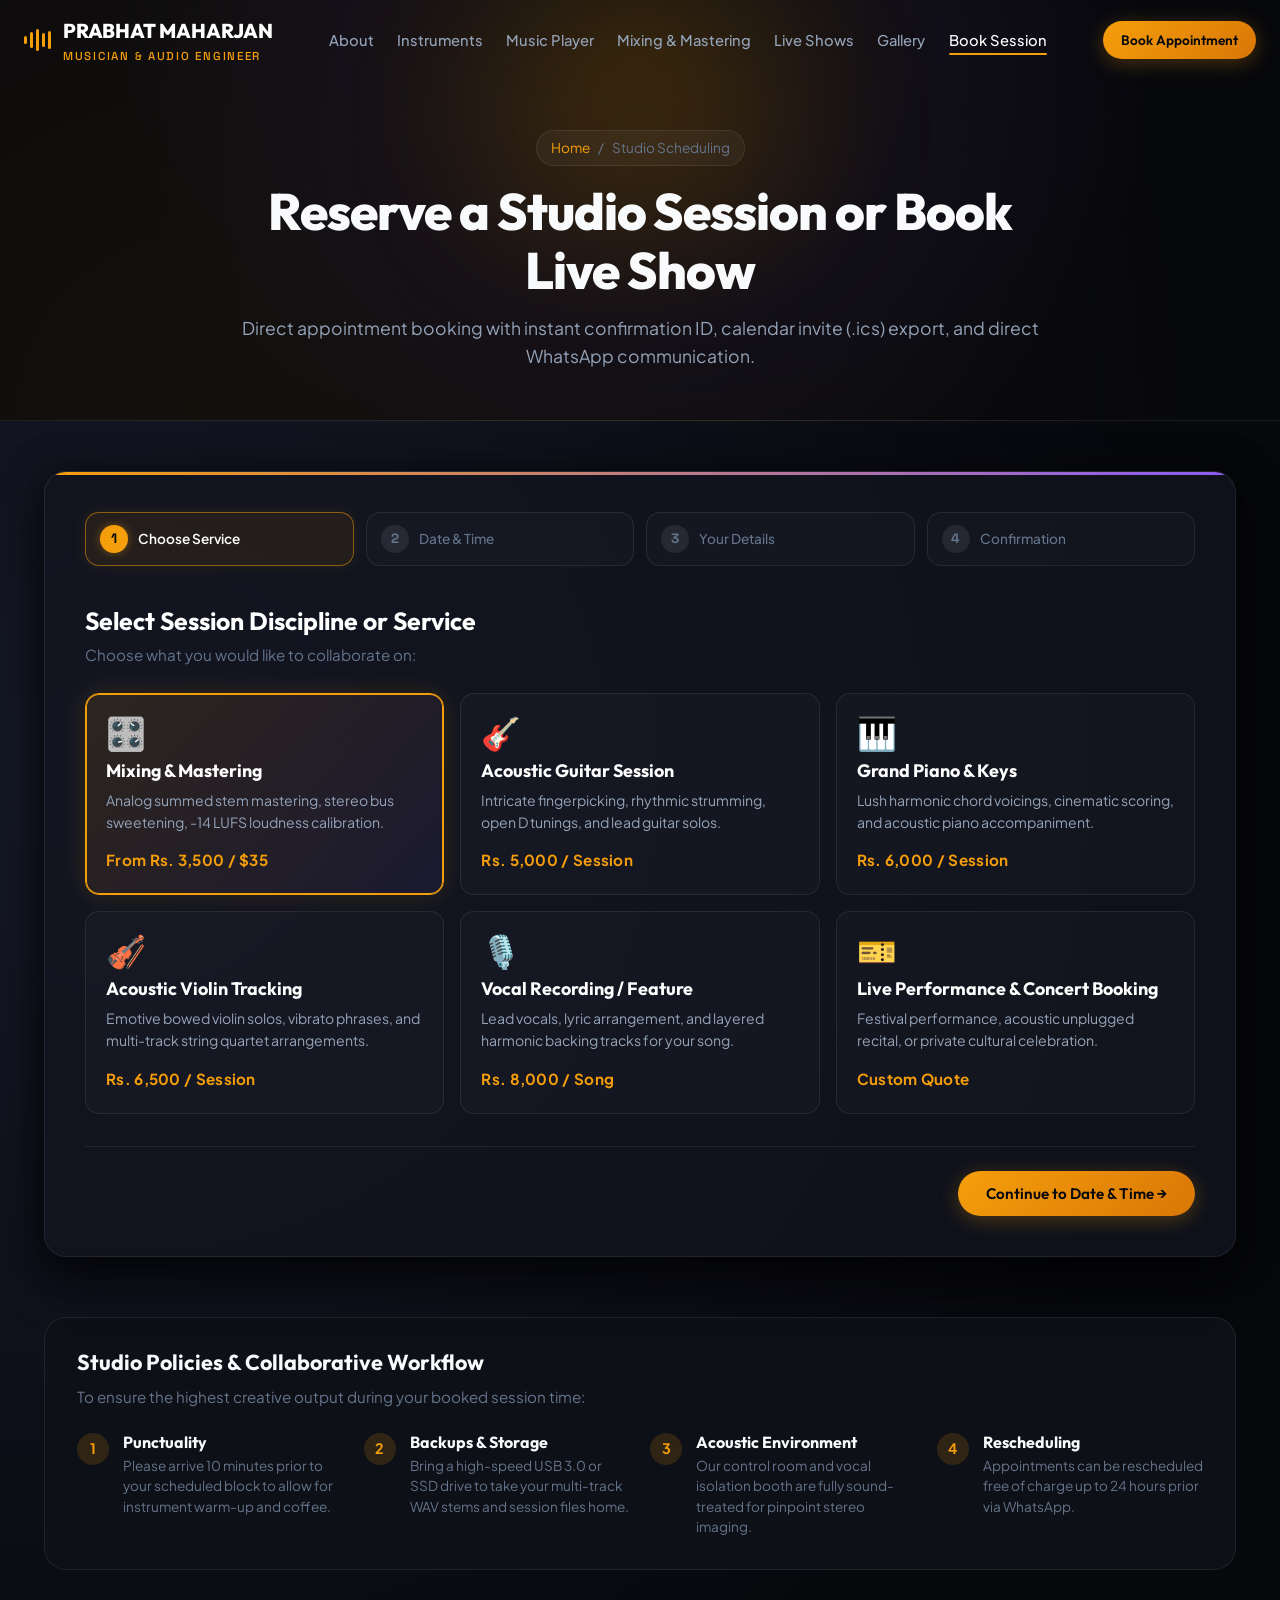
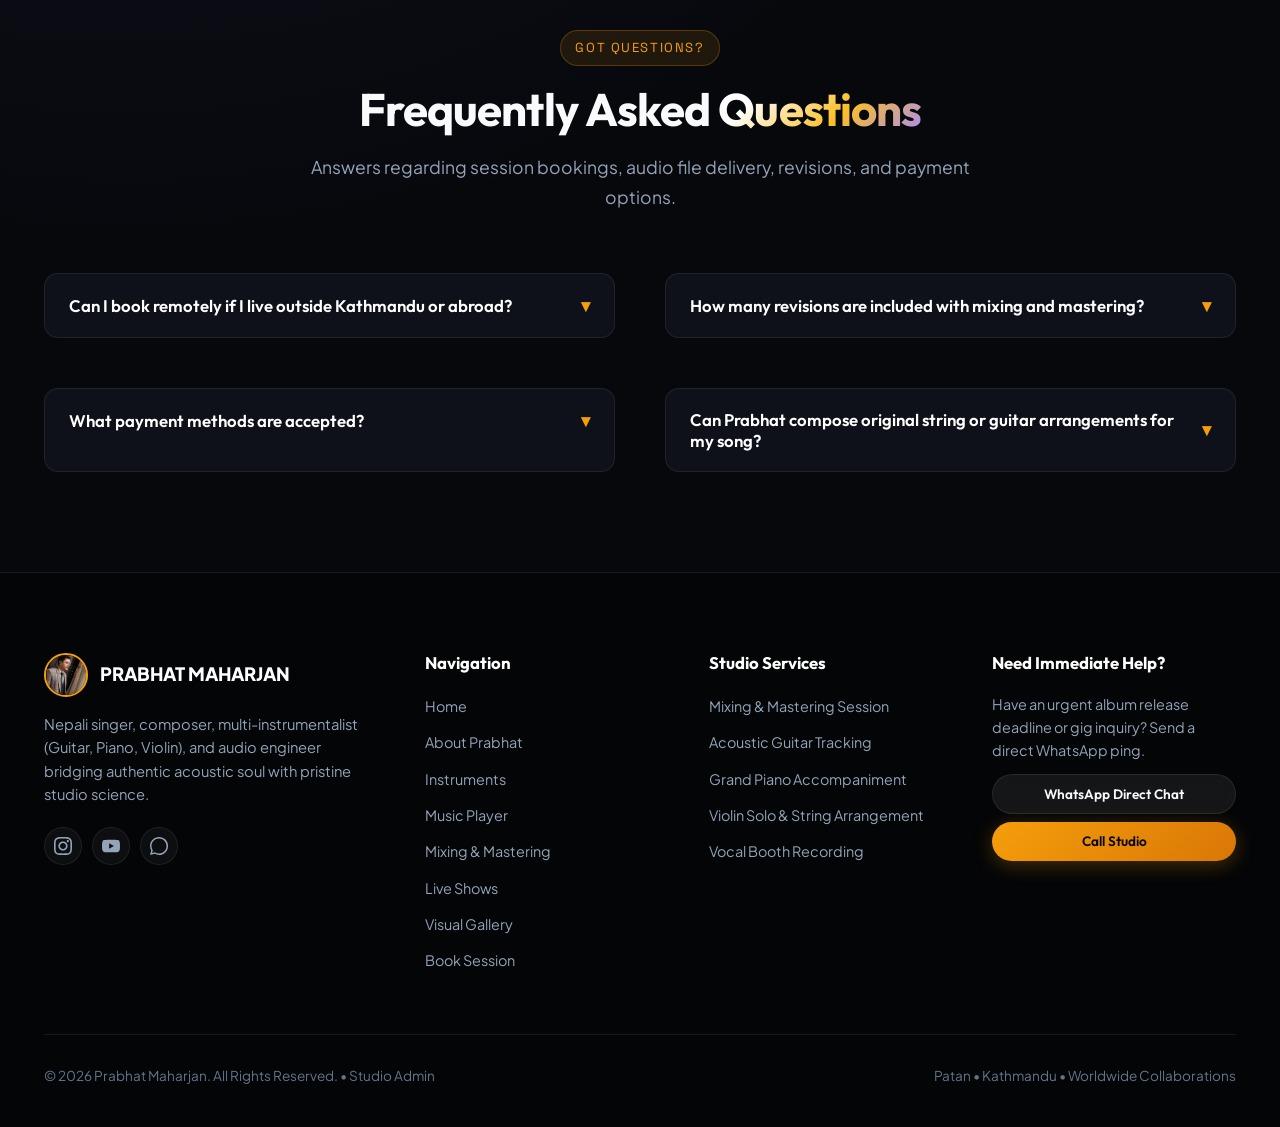
<file: booking.html>
<!DOCTYPE html>
<html lang="en">
<head>
  <meta charset="UTF-8">
  <meta name="viewport" content="width=device-width, initial-scale=1.0">
  <title>Book Studio Session & Appointments | Prabhat Maharjan — Music & Audio Studio</title>
  <meta name="description" content="Book an appointment with Prabhat Maharjan for studio recording, mixing & mastering, acoustic session playing (Guitar, Piano, Violin), or live concerts in Kathmandu, Nepal.">
  <meta name="keywords" content="Book Prabhat Maharjan, Studio Session Booking Kathmandu, Audio Mastering Appointment, Record Guitar Nepal, Violin Session Booking">
  <meta name="author" content="Prabhat Maharjan">

  <!-- Open Graph Meta Tags -->
  <meta property="og:title" content="Book Studio Session | Prabhat Maharjan">
  <meta property="og:description" content="Schedule your recording, mixing & mastering, or acoustic session appointment with Prabhat Maharjan. Instant confirmation & WhatsApp connect.">
  <meta property="og:image" content="assets/images/hero-artist.jpg">
  <meta property="og:type" content="website">

  <!-- Favicon & Stylesheets -->
  <link rel="icon" type="image/svg+xml" href="data:image/svg+xml,<svg xmlns='http://www.w3.org/2000/svg' viewBox='0 0 24 24' fill='%23f59e0b'><path d='M12 3v10.55c-.59-.34-1.27-.55-2-.55-2.21 0-4 1.79-4 4s1.79 4 4 4 4-1.79 4-4V7h4V3h-6z'/></svg>">
  <link rel="stylesheet" href="css/style.css">
</head>
<body>

  <!-- ==========================================================================
       HEADER & NAVIGATION BAR COMPONENT
       ========================================================================== -->
  <header class="navbar" id="navbar">
    <div class="container nav-container">
      <a href="index.html" class="nav-logo" id="logo-brand">
        <div class="logo-sound-wave" aria-hidden="true">
          <span></span><span></span><span></span><span></span><span></span>
        </div>
        <div>
          <span>PRABHAT MAHARJAN</span>
          <span class="logo-sub">MUSICIAN & AUDIO ENGINEER</span>
        </div>
      </a>

      <!-- Desktop Nav -->
      <ul class="nav-links">
        <li><a href="index.html#about">About</a></li>
        <li><a href="index.html#talents">Instruments</a></li>
        <li><a href="index.html#audio-player">Music Player</a></li>
        <li><a href="mixing-mastering.html">Mixing & Mastering</a></li>
        <li><a href="shows.html">Live Shows</a></li>
        <li><a href="gallery.html">Gallery</a></li>
        <li><a href="booking.html" class="active">Book Session</a></li>
      </ul>

      <!-- Nav Actions -->
      <div class="nav-actions">
        <span class="nav-bookings-badge" id="my-bookings-counter">0 Sessions Booked</span>
        <a href="booking.html" class="btn btn-primary btn-sm" id="nav-cta-btn">Book Appointment</a>
        <button class="nav-toggle" id="nav-toggle" aria-label="Toggle navigation menu" aria-expanded="false">
          <svg viewBox="0 0 24 24" width="28" height="28" stroke="currentColor" stroke-width="2" fill="none" stroke-linecap="round">
            <line x1="3" y1="12" x2="21" y2="12"></line>
            <line x1="3" y1="6" x2="21" y2="6"></line>
            <line x1="3" y1="18" x2="21" y2="18"></line>
          </svg>
        </button>
      </div>
    </div>
  </header>

  <!-- Mobile Drawer Menu -->
  <div class="mobile-menu" id="mobile-menu">
    <ul class="mobile-nav-links">
      <li><a href="index.html" class="mobile-nav-link">Home</a></li>
      <li><a href="index.html#about" class="mobile-nav-link">About Prabhat</a></li>
      <li><a href="index.html#talents" class="mobile-nav-link">Instruments (Guitar, Piano, Violin)</a></li>
      <li><a href="index.html#audio-player" class="mobile-nav-link">Listen to Music</a></li>
      <li><a href="mixing-mastering.html" class="mobile-nav-link">Mixing & Mastering Suite</a></li>
      <li><a href="shows.html" class="mobile-nav-link">Live Shows & Concerts</a></li>
      <li><a href="gallery.html" class="mobile-nav-link">Instagram & Gallery</a></li>
      <li><a href="booking.html" class="mobile-nav-link active">Book Appointment</a></li>
    </ul>
    <div style="margin-top: auto; display: flex; flex-direction: column; gap: 12px;">
      <a href="booking.html" class="btn btn-primary" style="width: 100%;">Book a Studio Session</a>
      <a href="https://www.instagram.com/maharjan.prabhat/" target="_blank" rel="noopener" class="btn btn-secondary" style="width: 100%;">Follow @maharjan.prabhat</a>
    </div>
  </div>

  <main>
    <!-- ==========================================================================
         PAGE HERO BANNER
         ========================================================================== -->
    <section class="page-banner">
      <div class="page-banner-glow" aria-hidden="true"></div>
      <div class="container">
        <div class="page-banner-content">
          <div class="page-breadcrumbs">
            <a href="index.html">Home</a>
            <span>/</span>
            <span>Studio Scheduling</span>
          </div>
          <h1 class="page-banner-title">Reserve a Studio Session or <span class="text-gradient">Book Live Show</span></h1>
          <p class="page-banner-desc">
            Direct appointment booking with instant confirmation ID, calendar invite (.ics) export, and direct WhatsApp communication.
          </p>
        </div>
      </div>
    </section>

    <!-- ==========================================================================
         INTERACTIVE BOOKING WIZARD COMPONENT
         ========================================================================== -->
    <section class="section booking-section" style="padding-top: 50px;">
      <div class="container">
        <div class="booking-wizard">
          <!-- Step Indicators -->
          <div class="wizard-steps">
            <div class="wizard-step active" id="step-indicator-1">
              <span class="step-num">1</span>
              <span class="step-text">Choose Service</span>
            </div>
            <div class="wizard-step" id="step-indicator-2">
              <span class="step-num">2</span>
              <span class="step-text">Date & Time</span>
            </div>
            <div class="wizard-step" id="step-indicator-3">
              <span class="step-num">3</span>
              <span class="step-text">Your Details</span>
            </div>
            <div class="wizard-step" id="step-indicator-4">
              <span class="step-num">4</span>
              <span class="step-text">Confirmation</span>
            </div>
          </div>

          <form id="booking-form" novalidate>
            <!-- Step 1: Service Selection -->
            <div class="wizard-panel active" id="panel-step-1">
              <h3 class="panel-heading">Select Session Discipline or Service</h3>
              <p class="panel-sub">Choose what you would like to collaborate on:</p>

              <div class="service-cards-grid">
                <!-- Service 1 -->
                <label class="service-card active">
                  <input type="radio" name="service" value="mixing-mastering" checked>
                  <div class="service-card-body">
                    <span class="service-icon">🎛️</span>
                    <h4>Mixing & Mastering</h4>
                    <p>Analog summed stem mastering, stereo bus sweetening, -14 LUFS loudness calibration.</p>
                    <span class="service-fee">From Rs. 3,500 / $35</span>
                  </div>
                </label>

                <!-- Service 2 -->
                <label class="service-card">
                  <input type="radio" name="service" value="acoustic-guitar">
                  <div class="service-card-body">
                    <span class="service-icon">🎸</span>
                    <h4>Acoustic Guitar Session</h4>
                    <p>Intricate fingerpicking, rhythmic strumming, open D tunings, and lead guitar solos.</p>
                    <span class="service-fee">Rs. 5,000 / Session</span>
                  </div>
                </label>

                <!-- Service 3 -->
                <label class="service-card">
                  <input type="radio" name="service" value="piano-keys">
                  <div class="service-card-body">
                    <span class="service-icon">🎹</span>
                    <h4>Grand Piano & Keys</h4>
                    <p>Lush harmonic chord voicings, cinematic scoring, and acoustic piano accompaniment.</p>
                    <span class="service-fee">Rs. 6,000 / Session</span>
                  </div>
                </label>

                <!-- Service 4 -->
                <label class="service-card">
                  <input type="radio" name="service" value="violin-strings">
                  <div class="service-card-body">
                    <span class="service-icon">🎻</span>
                    <h4>Acoustic Violin Tracking</h4>
                    <p>Emotive bowed violin solos, vibrato phrases, and multi-track string quartet arrangements.</p>
                    <span class="service-fee">Rs. 6,500 / Session</span>
                  </div>
                </label>

                <!-- Service 5 -->
                <label class="service-card">
                  <input type="radio" name="service" value="vocal-recording">
                  <div class="service-card-body">
                    <span class="service-icon">🎙️</span>
                    <h4>Vocal Recording / Feature</h4>
                    <p>Lead vocals, lyric arrangement, and layered harmonic backing tracks for your song.</p>
                    <span class="service-fee">Rs. 8,000 / Song</span>
                  </div>
                </label>

                <!-- Service 6 -->
                <label class="service-card">
                  <input type="radio" name="service" value="live-gig">
                  <div class="service-card-body">
                    <span class="service-icon">🎫</span>
                    <h4>Live Performance & Concert Booking</h4>
                    <p>Festival performance, acoustic unplugged recital, or private cultural celebration.</p>
                    <span class="service-fee">Custom Quote</span>
                  </div>
                </label>
              </div>

              <div class="panel-footer">
                <div></div>
                <button type="button" class="btn btn-primary" id="btn-to-step-2">Continue to Date & Time →</button>
              </div>
            </div>

            <!-- Step 2: Date & Slot Selection -->
            <div class="wizard-panel" id="panel-step-2">
              <h3 class="panel-heading">Choose Appointment Date & Time Slot</h3>
              <p class="panel-sub">Select your preferred date for studio time or meeting:</p>

              <div class="datetime-selection-row">
                <div class="date-picker-box">
                  <label for="booking-date" class="form-label">Preferred Date</label>
                  <input type="date" class="form-control" id="booking-date" required>
                  <small style="color: var(--text-muted); font-size: 0.8rem; margin-top: 6px; display: block;">
                    Available Tuesdays through Sundays (10:00 AM – 8:00 PM NPT)
                  </small>
                </div>

                <div class="slot-picker-box">
                  <label class="form-label">Select Session Block</label>
                  <div class="slots-grid">
                    <label class="slot-pill active">
                      <input type="radio" name="time_slot" value="10:00 AM - 01:00 PM" checked>
                      <span>Morning Block (10:00 AM – 1:00 PM)</span>
                    </label>
                    <label class="slot-pill">
                      <input type="radio" name="time_slot" value="02:00 PM - 05:00 PM">
                      <span>Afternoon Block (2:00 PM – 5:00 PM)</span>
                    </label>
                    <label class="slot-pill">
                      <input type="radio" name="time_slot" value="06:00 PM - 09:00 PM">
                      <span>Evening Studio Block (6:00 PM – 9:00 PM)</span>
                    </label>
                  </div>
                </div>
              </div>

              <div class="panel-footer">
                <button type="button" class="btn btn-secondary" id="btn-back-to-step-1">← Back</button>
                <button type="button" class="btn btn-primary" id="btn-to-step-3">Continue to Details →</button>
              </div>
            </div>

            <!-- Step 3: Client Details -->
            <div class="wizard-panel" id="panel-step-3">
              <h3 class="panel-heading">Your Project & Contact Information</h3>
              <p class="panel-sub">Please fill in your contact information so we can confirm your session:</p>

              <div class="client-info-grid">
                <div class="form-group">
                  <label for="client-name" class="form-label">Full Name *</label>
                  <input type="text" class="form-control" id="client-name" placeholder="e.g. Aashish Shrestha" required>
                </div>

                <div class="form-group">
                  <label for="client-email" class="form-label">Email Address *</label>
                  <input type="email" class="form-control" id="client-email" placeholder="e.g. aashish@gmail.com" required>
                </div>

                <div class="form-group">
                  <label for="client-phone" class="form-label">WhatsApp / Phone Number *</label>
                  <input type="tel" class="form-control" id="client-phone" placeholder="e.g. +977 98XXXXXXXX" required>
                </div>

                <div class="form-group">
                  <label for="client-location" class="form-label">Attendance Preference</label>
                  <select class="form-control" id="client-location">
                    <option value="in-studio">In-Person Studio (Patan / Kathmandu)</option>
                    <option value="remote-online">Remote Online (Stems by Google Drive/WeTransfer)</option>
                    <option value="on-venue">On-Venue (For Live Gigs & Events)</option>
                  </select>
                </div>
              </div>

              <div class="form-group" style="margin-top: 16px;">
                <label for="client-notes" class="form-label">Project Description, BPM, Key or Reference Links</label>
                <textarea class="form-control" id="client-notes" rows="4" placeholder="Tell Prabhat about your song concept, tempo, key, desired instruments, or drop a demo SoundCloud/Drive link..."></textarea>
              </div>

              <div class="panel-footer">
                <button type="button" class="btn btn-secondary" id="btn-back-to-step-2">← Back</button>
                <button type="submit" class="btn btn-primary" id="btn-confirm-booking">Confirm & Generate Booking ✓</button>
              </div>
            </div>

            <!-- Step 4: Success Confirmation -->
            <div class="wizard-panel" id="panel-step-4">
              <div class="confirmation-box">
                <div class="confirmation-icon">🎉</div>
                <h3 style="font-size: 1.8rem; margin-bottom: 8px;">Session Successfully Scheduled!</h3>
                <p style="color: var(--text-secondary); max-width: 550px; margin: 0 auto 20px;">
                  Your appointment request has been recorded. Your unique confirmation reference ID is:
                </p>

                <div class="booking-id-tag" id="confirmed-booking-id">PM-2026-XXXX</div>

                <div class="confirmation-summary-card">
                  <div class="summary-row">
                    <span>Service:</span>
                    <strong id="summary-service-name">Mixing & Mastering</strong>
                  </div>
                  <div class="summary-row">
                    <span>Date & Time:</span>
                    <strong id="summary-datetime">Nov 20, 2026 • 10:00 AM - 1:00 PM</strong>
                  </div>
                  <div class="summary-row">
                    <span>Client Name:</span>
                    <strong id="summary-client-name">Aashish Shrestha</strong>
                  </div>
                  <div class="summary-row">
                    <span>Format:</span>
                    <strong id="summary-location">In-Person Studio (Patan)</strong>
                  </div>
                </div>

                <!-- Instant Next Actions -->
                <div class="confirmation-actions">
                  <a href="#" class="btn btn-primary" id="btn-whatsapp-direct" target="_blank" rel="noopener">
                    <span>💬</span> Send Directly on WhatsApp
                  </a>
                  <button type="button" class="btn btn-secondary" id="btn-download-ics">
                    <span>📅</span> Add to Calendar (.ics)
                  </button>
                  <button type="button" class="btn btn-secondary" id="btn-book-another">
                    Book Another Session
                  </button>
                </div>
              </div>
            </div>
          </form>
        </div>

        <!-- ==========================================================================
             STUDIO AMENITIES & RULES
             ========================================================================== -->
        <div class="guidelines-box" style="margin-top: 60px;">
          <h3 style="font-size: 1.35rem; margin-bottom: 8px;">Studio Policies & Collaborative Workflow</h3>
          <p style="color: var(--text-muted); font-size: 0.95rem;">
            To ensure the highest creative output during your booked session time:
          </p>

          <div class="guidelines-list">
            <div class="guideline-item">
              <div class="guideline-num">1</div>
              <div class="guideline-text">
                <h4>Punctuality</h4>
                <p>Please arrive 10 minutes prior to your scheduled block to allow for instrument warm-up and coffee.</p>
              </div>
            </div>

            <div class="guideline-item">
              <div class="guideline-num">2</div>
              <div class="guideline-text">
                <h4>Backups & Storage</h4>
                <p>Bring a high-speed USB 3.0 or SSD drive to take your multi-track WAV stems and session files home.</p>
              </div>
            </div>

            <div class="guideline-item">
              <div class="guideline-num">3</div>
              <div class="guideline-text">
                <h4>Acoustic Environment</h4>
                <p>Our control room and vocal isolation booth are fully sound-treated for pinpoint stereo imaging.</p>
              </div>
            </div>

            <div class="guideline-item">
              <div class="guideline-num">4</div>
              <div class="guideline-text">
                <h4>Rescheduling</h4>
                <p>Appointments can be rescheduled free of charge up to 24 hours prior via WhatsApp.</p>
              </div>
            </div>
          </div>
        </div>

        <!-- ==========================================================================
             STUDIO FAQ ACCORDION
             ========================================================================== -->
        <div style="margin-top: 60px;">
          <div class="section-header">
            <span class="section-tag">Got Questions?</span>
            <h2 class="section-title">Frequently Asked <span class="text-gradient">Questions</span></h2>
            <p class="section-subtitle">
              Answers regarding session bookings, audio file delivery, revisions, and payment options.
            </p>
          </div>

          <div class="faq-grid">
            <div class="faq-item">
              <button class="faq-question" aria-expanded="false">
                <span>Can I book remotely if I live outside Kathmandu or abroad?</span>
                <span class="faq-chevron">▾</span>
              </button>
              <div class="faq-answer">
                <p>
                  Yes, absolutely! Over 40% of Prabhat's audio mixing and acoustic session recordings are done for artists living in the USA, UK, Australia, and India. You simply upload your stems via Google Drive or WeTransfer, and Prabhat records the guitar/piano/violin parts or delivers the mastered files directly online.
                </p>
              </div>
            </div>

            <div class="faq-item">
              <button class="faq-question" aria-expanded="false">
                <span>How many revisions are included with mixing and mastering?</span>
                <span class="faq-chevron">▾</span>
              </button>
              <div class="faq-answer">
                <p>
                  Every mixing and mastering project includes up to 2 to 3 comprehensive revision passes to tweak vocal levels, bass tightness, or overall brightness to your exact artistic satisfaction.
                </p>
              </div>
            </div>

            <div class="faq-item">
              <button class="faq-question" aria-expanded="false">
                <span>What payment methods are accepted?</span>
                <span class="faq-chevron">▾</span>
              </button>
              <div class="faq-answer">
                <p>
                  For clients in Nepal, payments can be made via eSewa, Khalti, or direct bank transfer (FonePay). For international clients, payments are accepted via Wise, Western Union, or PayPal.
                </p>
              </div>
            </div>

            <div class="faq-item">
              <button class="faq-question" aria-expanded="false">
                <span>Can Prabhat compose original string or guitar arrangements for my song?</span>
                <span class="faq-chevron">▾</span>
              </button>
              <div class="faq-answer">
                <p>
                  Yes! Prabhat specializes in composing emotional acoustic guitar layers, grand piano chord accompaniments, and multi-track violin string arrangements from scratch tailored to your vocal melody and lyrics.
                </p>
              </div>
            </div>
          </div>
        </div>
      </div>
    </section>
  </main>

  <!-- ==========================================================================
       FOOTER COMPONENT
       ========================================================================== -->
  <footer class="footer">
    <div class="container">
      <div class="footer-grid">
        <div class="footer-brand">
          <div class="footer-logo">
            <img src="assets/images/hero-artist.jpg" alt="Prabhat avatar">
            <span style="font-weight: 800; font-size: 1.15rem; color: #fff;">PRABHAT MAHARJAN</span>
          </div>
          <p class="footer-bio">
            Nepali singer, composer, multi-instrumentalist (Guitar, Piano, Violin), and audio engineer bridging authentic acoustic soul with pristine studio science.
          </p>
          <div class="footer-social-row">
            <a href="https://www.instagram.com/maharjan.prabhat/" target="_blank" rel="noopener" class="footer-social-btn" aria-label="Instagram">
              <svg viewBox="0 0 24 24" width="18" height="18" fill="currentColor"><path d="M12 2.163c3.204 0 3.584.012 4.85.07 3.252.148 4.771 1.691 4.919 4.919.058 1.265.069 1.645.069 4.849 0 3.205-.012 3.584-.069 4.849-.149 3.225-1.664 4.771-4.919 4.919-1.266.058-1.644.07-4.85.07-3.204 0-3.584-.012-4.849-.07-3.26-.149-4.771-1.699-4.919-4.92-.058-1.265-.07-1.644-.07-4.849 0-3.204.013-3.583.07-4.849.149-3.227 1.664-4.771 4.919-4.919 1.266-.057 1.645-.069 4.849-.069zm0-2.163c-3.259 0-3.667.014-4.947.072-4.358.2-6.78 2.618-6.98 6.98-.059 1.281-.073 1.689-.073 4.948 0 3.259.014 3.668.072 4.948.2 4.358 2.618 6.78 6.98 6.98 1.281.058 1.689.072 4.948.072 3.259 0 3.668-.014 4.948-.072 4.354-.2 6.782-2.618 6.979-6.98.059-1.28.073-1.689.073-4.948 0-3.259-.014-3.667-.072-4.947-.196-4.354-2.617-6.78-6.979-6.98-1.281-.059-1.69-.073-4.949-.073zm0 5.838c-3.403 0-6.162 2.759-6.162 6.162s2.759 6.163 6.162 6.163 6.162-2.759 6.162-6.163c0-3.403-2.759-6.162-6.162-6.162zm0 10.162c-2.209 0-4-1.79-4-4 0-2.209 1.791-4 4-4s4 1.791 4 4c0 2.21-1.791 4-4 4zm6.406-11.845c-.796 0-1.441.645-1.441 1.44s.645 1.44 1.441 1.44c.795 0 1.439-.645 1.439-1.44s-.644-1.44-1.439-1.44z"/></svg>
            </a>
            <a href="https://www.youtube.com/channel/UC5GVgl4vYWJJbNpOG7TTtnA" target="_blank" rel="noopener" class="footer-social-btn" aria-label="YouTube Channel">
              <svg viewBox="0 0 24 24" width="18" height="18" fill="currentColor"><path d="M23.498 6.186a3.016 3.016 0 0 0-2.122-2.136C19.505 3.545 12 3.545 12 3.545s-7.505 0-9.377.505A3.017 3.017 0 0 0 .502 6.186C0 8.07 0 12 0 12s0 3.93.502 5.814a3.016 3.016 0 0 0 2.122 2.136c1.871.505 9.376.505 9.376.505s7.505 0 9.377-.505a3.015 3.015 0 0 0 2.122-2.136C24 15.93 24 12 24 12s0-3.93-.502-5.814zM9.545 15.568V8.432L15.818 12l-6.273 3.568z"/></svg>
            </a>
            <a href="https://wa.me/9779840515079" target="_blank" rel="noopener" class="footer-social-btn" aria-label="WhatsApp">
              <svg viewBox="0 0 24 24" width="18" height="18" fill="currentColor"><path d="M12.031 0C5.397 0 0 5.394 0 12.028c0 2.122.553 4.195 1.605 6.017L0 24l6.155-1.583a12.035 12.035 0 0 0 5.876 1.528h.005c6.632 0 12.029-5.394 12.029-12.028 0-3.214-1.251-6.234-3.525-8.508C18.265 1.251 15.245 0 12.031 0zm0 22.012h-.004a10.02 10.02 0 0 1-5.116-1.396l-.367-.218-3.804.978 1.018-3.708-.239-.38a10.01 10.01 0 0 1-1.536-5.26c0-5.526 4.498-10.024 10.029-10.024 2.678 0 5.195 1.043 7.087 2.937a9.99 9.99 0 0 1 2.941 7.088c0 5.526-4.499 10.023-10.026 10.023z"/></svg>
            </a>
          </div>
        </div>

        <div class="footer-links-group">
          <h4 class="footer-col-title">Navigation</h4>
          <ul class="footer-links">
            <li><a href="index.html">Home</a></li>
            <li><a href="index.html#about">About Prabhat</a></li>
            <li><a href="index.html#talents">Instruments</a></li>
            <li><a href="index.html#audio-player">Music Player</a></li>
            <li><a href="mixing-mastering.html">Mixing & Mastering</a></li>
            <li><a href="shows.html">Live Shows</a></li>
            <li><a href="gallery.html">Visual Gallery</a></li>
            <li><a href="booking.html">Book Session</a></li>
          </ul>
        </div>

        <div class="footer-links-group">
          <h4 class="footer-col-title">Studio Services</h4>
          <ul class="footer-links">
            <li><a href="booking.html">Mixing & Mastering Session</a></li>
            <li><a href="booking.html">Acoustic Guitar Tracking</a></li>
            <li><a href="booking.html">Grand Piano Accompaniment</a></li>
            <li><a href="booking.html">Violin Solo & String Arrangement</a></li>
            <li><a href="booking.html">Vocal Booth Recording</a></li>
          </ul>
        </div>

        <div class="footer-links-group">
          <h4 class="footer-col-title">Need Immediate Help?</h4>
          <p style="color: var(--text-secondary); font-size: 0.9rem; line-height: 1.6; margin-bottom: 12px;">
            Have an urgent album release deadline or gig inquiry? Send a direct WhatsApp ping.
          </p>
          <div style="display: flex; flex-direction: column; gap: 8px;">
            <a href="https://wa.me/9779840515079" class="btn btn-secondary btn-sm" target="_blank" rel="noopener">WhatsApp Direct Chat</a>
            <a href="tel:+9779840515079" class="btn btn-primary btn-sm">Call Studio</a>
          </div>
        </div>
      </div>

      <div class="footer-bottom">
        <div>© 2026 Prabhat Maharjan. All Rights Reserved. • <a href="admin.html" style="color: #64748b; text-decoration: none;">Studio Admin</a></div>
        <div>Patan • Kathmandu • Worldwide Collaborations</div>
      </div>
    </div>
  </footer>

  <script src="js/cms-store.js"></script>
  <script src="js/main.js"></script>
  <script src="js/booking.js"></script>
</body>
</html>
</file>
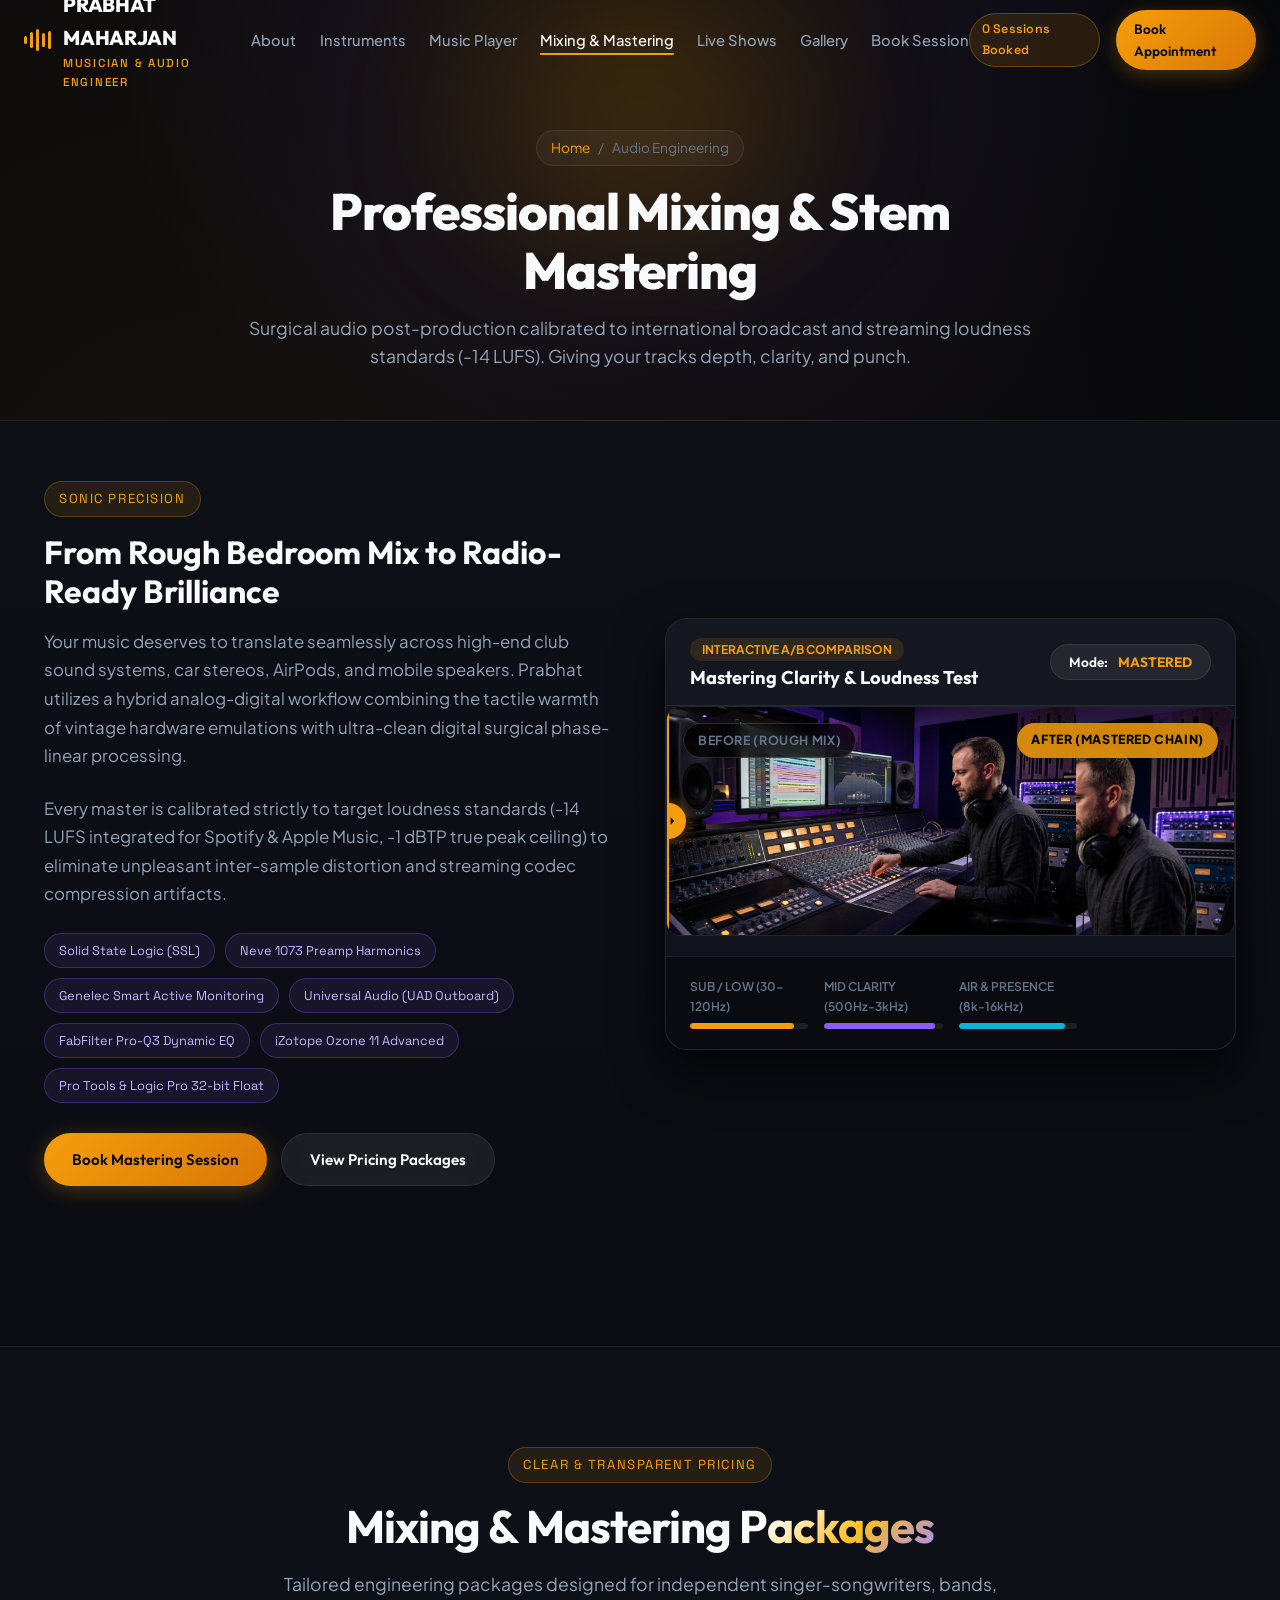
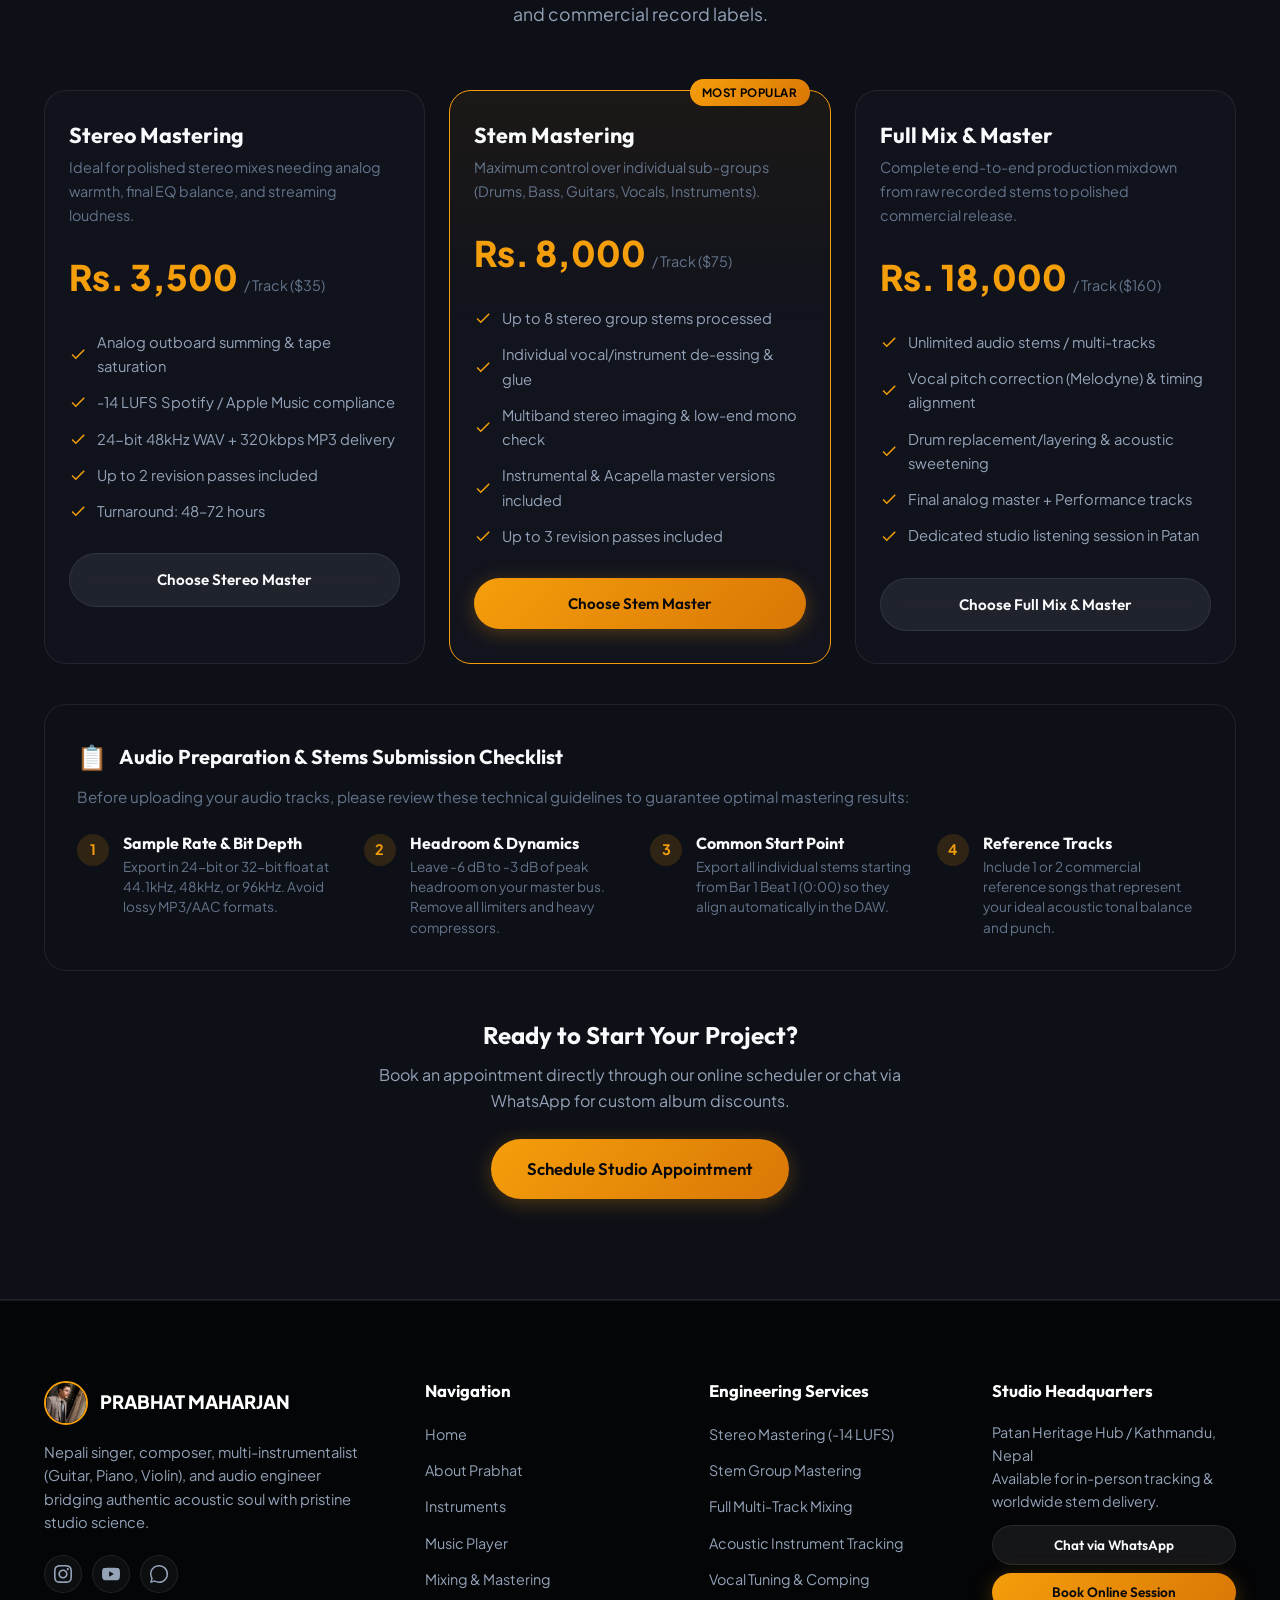
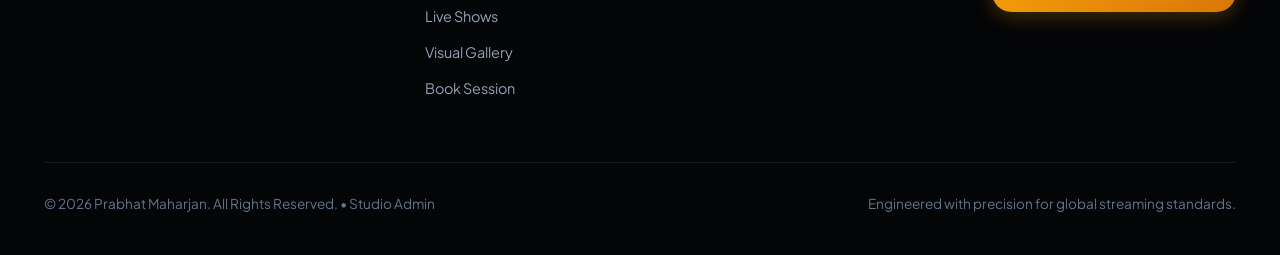
<file: mixing-mastering.html>
<!DOCTYPE html>
<html lang="en">
<head>
  <meta charset="UTF-8">
  <meta name="viewport" content="width=device-width, initial-scale=1.0">
  <title>Mixing & Mastering Suite | Prabhat Maharjan — Professional Audio Engineering</title>
  <meta name="description" content="Professional audio mixing and stem mastering suite by Prabhat Maharjan in Kathmandu, Nepal. Calibrated acoustics, analog outboard chain, -14 LUFS streaming standards.">
  <meta name="keywords" content="Prabhat Maharjan, Audio Mixing Kathmandu, Audio Mastering Nepal, Stem Mastering, SSL, Neve, Pro Tools, Music Production Nepal">
  <meta name="author" content="Prabhat Maharjan">

  <!-- Open Graph Meta Tags -->
  <meta property="og:title" content="Mixing & Mastering Suite | Prabhat Maharjan">
  <meta property="og:description" content="Commercial-grade audio mixing and analog mastering calibrated for Spotify, Apple Music, and YouTube.">
  <meta property="og:image" content="assets/images/single-timi-kaha.jpg">
  <meta property="og:type" content="website">

  <!-- Favicon & Stylesheets -->
  <link rel="icon" type="image/svg+xml" href="data:image/svg+xml,<svg xmlns='http://www.w3.org/2000/svg' viewBox='0 0 24 24' fill='%23f59e0b'><path d='M12 3v10.55c-.59-.34-1.27-.55-2-.55-2.21 0-4 1.79-4 4s1.79 4 4 4 4-1.79 4-4V7h4V3h-6z'/></svg>">
  <link rel="stylesheet" href="css/style.css">
</head>
<body>

  <!-- ==========================================================================
       HEADER & NAVIGATION BAR COMPONENT
       ========================================================================== -->
  <header class="navbar" id="navbar">
    <div class="container nav-container">
      <a href="index.html" class="nav-logo" id="logo-brand">
        <div class="logo-sound-wave" aria-hidden="true">
          <span></span><span></span><span></span><span></span><span></span>
        </div>
        <div>
          <span>PRABHAT MAHARJAN</span>
          <span class="logo-sub">MUSICIAN & AUDIO ENGINEER</span>
        </div>
      </a>

      <!-- Desktop Nav -->
      <ul class="nav-links">
        <li><a href="index.html#about">About</a></li>
        <li><a href="index.html#talents">Instruments</a></li>
        <li><a href="index.html#audio-player">Music Player</a></li>
        <li><a href="mixing-mastering.html" class="active">Mixing & Mastering</a></li>
        <li><a href="shows.html">Live Shows</a></li>
        <li><a href="gallery.html">Gallery</a></li>
        <li><a href="booking.html">Book Session</a></li>
      </ul>

      <!-- Nav Actions -->
      <div class="nav-actions">
        <span class="nav-bookings-badge" id="my-bookings-counter">0 Sessions Booked</span>
        <a href="booking.html" class="btn btn-primary btn-sm" id="nav-cta-btn">Book Appointment</a>
        <button class="nav-toggle" id="nav-toggle" aria-label="Toggle navigation menu" aria-expanded="false">
          <svg viewBox="0 0 24 24" width="28" height="28" stroke="currentColor" stroke-width="2" fill="none" stroke-linecap="round">
            <line x1="3" y1="12" x2="21" y2="12"></line>
            <line x1="3" y1="6" x2="21" y2="6"></line>
            <line x1="3" y1="18" x2="21" y2="18"></line>
          </svg>
        </button>
      </div>
    </div>
  </header>

  <!-- Mobile Drawer Menu -->
  <div class="mobile-menu" id="mobile-menu">
    <ul class="mobile-nav-links">
      <li><a href="index.html" class="mobile-nav-link">Home</a></li>
      <li><a href="index.html#about" class="mobile-nav-link">About Prabhat</a></li>
      <li><a href="index.html#talents" class="mobile-nav-link">Instruments (Guitar, Piano, Violin)</a></li>
      <li><a href="index.html#audio-player" class="mobile-nav-link">Listen to Music</a></li>
      <li><a href="mixing-mastering.html" class="mobile-nav-link active">Mixing & Mastering Suite</a></li>
      <li><a href="shows.html" class="mobile-nav-link">Live Shows & Concerts</a></li>
      <li><a href="gallery.html" class="mobile-nav-link">Instagram & Gallery</a></li>
      <li><a href="booking.html" class="mobile-nav-link">Book Appointment</a></li>
    </ul>
    <div style="margin-top: auto; display: flex; flex-direction: column; gap: 12px;">
      <a href="booking.html" class="btn btn-primary" style="width: 100%;">Book a Studio Session</a>
      <a href="https://www.instagram.com/maharjan.prabhat/" target="_blank" rel="noopener" class="btn btn-secondary" style="width: 100%;">Follow @maharjan.prabhat</a>
    </div>
  </div>

  <main>
    <!-- ==========================================================================
         PAGE HERO BANNER
         ========================================================================== -->
    <section class="page-banner">
      <div class="page-banner-glow" aria-hidden="true"></div>
      <div class="container">
        <div class="page-banner-content">
          <div class="page-breadcrumbs">
            <a href="index.html">Home</a>
            <span>/</span>
            <span>Audio Engineering</span>
          </div>
          <h1 class="page-banner-title">Professional Mixing & <span class="text-gradient">Stem Mastering</span></h1>
          <p class="page-banner-desc">
            Surgical audio post-production calibrated to international broadcast and streaming loudness standards (-14 LUFS). Giving your tracks depth, clarity, and punch.
          </p>
        </div>
      </div>
    </section>

    <!-- ==========================================================================
         A/B SPLIT MASTERING COMPARISON & OUTBOARD CHAIN
         ========================================================================== -->
    <section class="section mastering-section" style="padding-top: 60px;">
      <div class="container">
        <div class="mastering-grid">
          <!-- Mastering Info & Specs -->
          <div class="mastering-info">
            <span class="section-tag">Sonic Precision</span>
            <h3>From Rough Bedroom Mix to Radio-Ready Brilliance</h3>
            <p>
              Your music deserves to translate seamlessly across high-end club sound systems, car stereos, AirPods, and mobile speakers. Prabhat utilizes a hybrid analog-digital workflow combining the tactile warmth of vintage hardware emulations with ultra-clean digital surgical phase-linear processing.
            </p>
            <p>
              Every master is calibrated strictly to target loudness standards (-14 LUFS integrated for Spotify & Apple Music, -1 dBTP true peak ceiling) to eliminate unpleasant inter-sample distortion and streaming codec compression artifacts.
            </p>

            <div class="gear-pills">
              <span class="gear-pill">Solid State Logic (SSL)</span>
              <span class="gear-pill">Neve 1073 Preamp Harmonics</span>
              <span class="gear-pill">Genelec Smart Active Monitoring</span>
              <span class="gear-pill">Universal Audio (UAD Outboard)</span>
              <span class="gear-pill">FabFilter Pro-Q3 Dynamic EQ</span>
              <span class="gear-pill">iZotope Ozone 11 Advanced</span>
              <span class="gear-pill">Pro Tools & Logic Pro 32-bit Float</span>
            </div>

            <div style="display: flex; gap: 14px; flex-wrap: wrap; margin-top: 24px;">
              <a href="booking.html" class="btn btn-primary">Book Mastering Session</a>
              <a href="#packages" class="btn btn-secondary">View Pricing Packages</a>
            </div>
          </div>

          <!-- Interactive A/B Comparison Visualizer -->
          <div class="mastering-demo-card">
            <div class="demo-card-header">
              <div>
                <span class="demo-badge">INTERACTIVE A/B COMPARISON</span>
                <h4 style="margin: 6px 0 0; font-size: 1.15rem;">Mastering Clarity & Loudness Test</h4>
              </div>
              <button class="btn btn-secondary btn-sm" id="ab-toggle-btn">
                <span>Mode:</span> <strong id="ab-current-mode" style="color: var(--accent-gold);">MASTERED</strong>
              </button>
            </div>

            <!-- Split Image Comparison Area -->
            <div class="split-visual-container" id="split-container">
              <div class="split-badges-layer">
                <span class="split-badge badge-left">BEFORE (Rough Mix)</span>
                <span class="split-badge badge-right">AFTER (Mastered Chain)</span>
              </div>
              <!-- Bottom Image (Mastered) -->
              <div class="split-image-base">
                <img src="assets/images/mixing-console.jpg" alt="Mastered polished audio waveform faders">
              </div>
              <!-- Top Image (Unmastered, Clipped Width) -->
              <div class="split-image-overlay" id="split-overlay">
                <img src="assets/images/mixing-console.jpg" alt="Unmastered flat audio wave faders">
              </div>
              <!-- Draggable Divider Handle -->
              <div class="split-divider" id="split-divider">
                <div class="split-handle" aria-label="Drag to compare audio before and after">
                  <svg viewBox="0 0 24 24" width="18" height="18" fill="currentColor">
                    <path d="M8.5 7l-5 5 5 5V7zm7 10l5-5-5-5v10z"/>
                  </svg>
                </div>
              </div>
            </div>

            <!-- Frequency Spectrum Meters -->
            <div class="spectrum-meters">
              <div class="meter-col">
                <span class="meter-label">SUB / LOW (30-120Hz)</span>
                <div class="meter-bar"><div class="meter-fill" style="width: 88%; background: var(--accent-gold);"></div></div>
              </div>
              <div class="meter-col">
                <span class="meter-label">MID CLARITY (500Hz-3kHz)</span>
                <div class="meter-bar"><div class="meter-fill" style="width: 94%; background: var(--accent-violet);"></div></div>
              </div>
              <div class="meter-col">
                <span class="meter-label">AIR & PRESENCE (8k-16kHz)</span>
                <div class="meter-bar"><div class="meter-fill" style="width: 90%; background: #06b6d4;"></div></div>
              </div>
            </div>
          </div>
        </div>
      </div>
    </section>

    <!-- ==========================================================================
         ENGINEERING SERVICES & PACKAGES
         ========================================================================== -->
    <section class="section" id="packages" style="background: var(--bg-surface); border-top: 1px solid var(--border-subtle); border-bottom: 1px solid var(--border-subtle);">
      <div class="container">
        <div class="section-header">
          <span class="section-tag">Clear & Transparent Pricing</span>
          <h2 class="section-title">Mixing & Mastering <span class="text-gradient">Packages</span></h2>
          <p class="section-subtitle">
            Tailored engineering packages designed for independent singer-songwriters, bands, and commercial record labels.
          </p>
        </div>

        <div class="packages-grid">
          <!-- Package 1: Stereo Mastering -->
          <div class="package-card">
            <h3 class="package-title">Stereo Mastering</h3>
            <p class="package-desc">Ideal for polished stereo mixes needing analog warmth, final EQ balance, and streaming loudness.</p>
            <div class="package-price">
              Rs. 3,500 <span>/ Track ($35)</span>
            </div>
            <ul class="package-features">
              <li>
                <svg viewBox="0 0 24 24" width="18" height="18" fill="currentColor"><path d="M9 16.17L4.83 12l-1.42 1.41L9 19 21 7l-1.41-1.41z"/></svg>
                Analog outboard summing & tape saturation
              </li>
              <li>
                <svg viewBox="0 0 24 24" width="18" height="18" fill="currentColor"><path d="M9 16.17L4.83 12l-1.42 1.41L9 19 21 7l-1.41-1.41z"/></svg>
                -14 LUFS Spotify / Apple Music compliance
              </li>
              <li>
                <svg viewBox="0 0 24 24" width="18" height="18" fill="currentColor"><path d="M9 16.17L4.83 12l-1.42 1.41L9 19 21 7l-1.41-1.41z"/></svg>
                24-bit 48kHz WAV + 320kbps MP3 delivery
              </li>
              <li>
                <svg viewBox="0 0 24 24" width="18" height="18" fill="currentColor"><path d="M9 16.17L4.83 12l-1.42 1.41L9 19 21 7l-1.41-1.41z"/></svg>
                Up to 2 revision passes included
              </li>
              <li>
                <svg viewBox="0 0 24 24" width="18" height="18" fill="currentColor"><path d="M9 16.17L4.83 12l-1.42 1.41L9 19 21 7l-1.41-1.41z"/></svg>
                Turnaround: 48–72 hours
              </li>
            </ul>
            <a href="booking.html" class="btn btn-secondary" style="width: 100%; text-align: center;">Choose Stereo Master</a>
          </div>

          <!-- Package 2: Stem Mastering (Featured) -->
          <div class="package-card featured">
            <span class="package-badge">Most Popular</span>
            <h3 class="package-title">Stem Mastering</h3>
            <p class="package-desc">Maximum control over individual sub-groups (Drums, Bass, Guitars, Vocals, Instruments).</p>
            <div class="package-price">
              Rs. 8,000 <span>/ Track ($75)</span>
            </div>
            <ul class="package-features">
              <li>
                <svg viewBox="0 0 24 24" width="18" height="18" fill="currentColor"><path d="M9 16.17L4.83 12l-1.42 1.41L9 19 21 7l-1.41-1.41z"/></svg>
                Up to 8 stereo group stems processed
              </li>
              <li>
                <svg viewBox="0 0 24 24" width="18" height="18" fill="currentColor"><path d="M9 16.17L4.83 12l-1.42 1.41L9 19 21 7l-1.41-1.41z"/></svg>
                Individual vocal/instrument de-essing & glue
              </li>
              <li>
                <svg viewBox="0 0 24 24" width="18" height="18" fill="currentColor"><path d="M9 16.17L4.83 12l-1.42 1.41L9 19 21 7l-1.41-1.41z"/></svg>
                Multiband stereo imaging & low-end mono check
              </li>
              <li>
                <svg viewBox="0 0 24 24" width="18" height="18" fill="currentColor"><path d="M9 16.17L4.83 12l-1.42 1.41L9 19 21 7l-1.41-1.41z"/></svg>
                Instrumental & Acapella master versions included
              </li>
              <li>
                <svg viewBox="0 0 24 24" width="18" height="18" fill="currentColor"><path d="M9 16.17L4.83 12l-1.42 1.41L9 19 21 7l-1.41-1.41z"/></svg>
                Up to 3 revision passes included
              </li>
            </ul>
            <a href="booking.html" class="btn btn-primary" style="width: 100%; text-align: center;">Choose Stem Master</a>
          </div>

          <!-- Package 3: Full Multi-Track Mix & Master -->
          <div class="package-card">
            <h3 class="package-title">Full Mix & Master</h3>
            <p class="package-desc">Complete end-to-end production mixdown from raw recorded stems to polished commercial release.</p>
            <div class="package-price">
              Rs. 18,000 <span>/ Track ($160)</span>
            </div>
            <ul class="package-features">
              <li>
                <svg viewBox="0 0 24 24" width="18" height="18" fill="currentColor"><path d="M9 16.17L4.83 12l-1.42 1.41L9 19 21 7l-1.41-1.41z"/></svg>
                Unlimited audio stems / multi-tracks
              </li>
              <li>
                <svg viewBox="0 0 24 24" width="18" height="18" fill="currentColor"><path d="M9 16.17L4.83 12l-1.42 1.41L9 19 21 7l-1.41-1.41z"/></svg>
                Vocal pitch correction (Melodyne) & timing alignment
              </li>
              <li>
                <svg viewBox="0 0 24 24" width="18" height="18" fill="currentColor"><path d="M9 16.17L4.83 12l-1.42 1.41L9 19 21 7l-1.41-1.41z"/></svg>
                Drum replacement/layering & acoustic sweetening
              </li>
              <li>
                <svg viewBox="0 0 24 24" width="18" height="18" fill="currentColor"><path d="M9 16.17L4.83 12l-1.42 1.41L9 19 21 7l-1.41-1.41z"/></svg>
                Final analog master + Performance tracks
              </li>
              <li>
                <svg viewBox="0 0 24 24" width="18" height="18" fill="currentColor"><path d="M9 16.17L4.83 12l-1.42 1.41L9 19 21 7l-1.41-1.41z"/></svg>
                Dedicated studio listening session in Patan
              </li>
            </ul>
            <a href="booking.html" class="btn btn-secondary" style="width: 100%; text-align: center;">Choose Full Mix & Master</a>
          </div>
        </div>

        <!-- Audio Submission Checklist -->
        <div class="guidelines-box">
          <div style="display: flex; align-items: center; gap: 12px; margin-bottom: 8px;">
            <span style="font-size: 1.5rem;">📋</span>
            <h3 style="margin: 0; font-size: 1.25rem;">Audio Preparation & Stems Submission Checklist</h3>
          </div>
          <p style="color: var(--text-muted); font-size: 0.95rem;">
            Before uploading your audio tracks, please review these technical guidelines to guarantee optimal mastering results:
          </p>

          <div class="guidelines-list">
            <div class="guideline-item">
              <div class="guideline-num">1</div>
              <div class="guideline-text">
                <h4>Sample Rate & Bit Depth</h4>
                <p>Export in 24-bit or 32-bit float at 44.1kHz, 48kHz, or 96kHz. Avoid lossy MP3/AAC formats.</p>
              </div>
            </div>

            <div class="guideline-item">
              <div class="guideline-num">2</div>
              <div class="guideline-text">
                <h4>Headroom & Dynamics</h4>
                <p>Leave -6 dB to -3 dB of peak headroom on your master bus. Remove all limiters and heavy compressors.</p>
              </div>
            </div>

            <div class="guideline-item">
              <div class="guideline-num">3</div>
              <div class="guideline-text">
                <h4>Common Start Point</h4>
                <p>Export all individual stems starting from Bar 1 Beat 1 (0:00) so they align automatically in the DAW.</p>
              </div>
            </div>

            <div class="guideline-item">
              <div class="guideline-num">4</div>
              <div class="guideline-text">
                <h4>Reference Tracks</h4>
                <p>Include 1 or 2 commercial reference songs that represent your ideal acoustic tonal balance and punch.</p>
              </div>
            </div>
          </div>
        </div>

        <!-- CTA Box -->
        <div style="text-align: center; margin-top: 50px;">
          <h3 style="font-size: 1.5rem; margin-bottom: 12px;">Ready to Start Your Project?</h3>
          <p style="color: var(--text-secondary); max-width: 550px; margin: 0 auto 24px;">
            Book an appointment directly through our online scheduler or chat via WhatsApp for custom album discounts.
          </p>
          <a href="booking.html" class="btn btn-primary btn-lg">Schedule Studio Appointment</a>
        </div>
      </div>
    </section>
  </main>

  <!-- ==========================================================================
       FOOTER COMPONENT
       ========================================================================== -->
  <footer class="footer">
    <div class="container">
      <div class="footer-grid">
        <div class="footer-brand">
          <div class="footer-logo">
            <img src="assets/images/hero-artist.jpg" alt="Prabhat avatar">
            <span style="font-weight: 800; font-size: 1.15rem; color: #fff;">PRABHAT MAHARJAN</span>
          </div>
          <p class="footer-bio">
            Nepali singer, composer, multi-instrumentalist (Guitar, Piano, Violin), and audio engineer bridging authentic acoustic soul with pristine studio science.
          </p>
          <div class="footer-social-row">
            <a href="https://www.instagram.com/maharjan.prabhat/" target="_blank" rel="noopener" class="footer-social-btn" aria-label="Instagram">
              <svg viewBox="0 0 24 24" width="18" height="18" fill="currentColor"><path d="M12 2.163c3.204 0 3.584.012 4.85.07 3.252.148 4.771 1.691 4.919 4.919.058 1.265.069 1.645.069 4.849 0 3.205-.012 3.584-.069 4.849-.149 3.225-1.664 4.771-4.919 4.919-1.266.058-1.644.07-4.85.07-3.204 0-3.584-.012-4.849-.07-3.26-.149-4.771-1.699-4.919-4.92-.058-1.265-.07-1.644-.07-4.849 0-3.204.013-3.583.07-4.849.149-3.227 1.664-4.771 4.919-4.919 1.266-.057 1.645-.069 4.849-.069zm0-2.163c-3.259 0-3.667.014-4.947.072-4.358.2-6.78 2.618-6.98 6.98-.059 1.281-.073 1.689-.073 4.948 0 3.259.014 3.668.072 4.948.2 4.358 2.618 6.78 6.98 6.98 1.281.058 1.689.072 4.948.072 3.259 0 3.668-.014 4.948-.072 4.354-.2 6.782-2.618 6.979-6.98.059-1.28.073-1.689.073-4.948 0-3.259-.014-3.667-.072-4.947-.196-4.354-2.617-6.78-6.979-6.98-1.281-.059-1.69-.073-4.949-.073zm0 5.838c-3.403 0-6.162 2.759-6.162 6.162s2.759 6.163 6.162 6.163 6.162-2.759 6.162-6.163c0-3.403-2.759-6.162-6.162-6.162zm0 10.162c-2.209 0-4-1.79-4-4 0-2.209 1.791-4 4-4s4 1.791 4 4c0 2.21-1.791 4-4 4zm6.406-11.845c-.796 0-1.441.645-1.441 1.44s.645 1.44 1.441 1.44c.795 0 1.439-.645 1.439-1.44s-.644-1.44-1.439-1.44z"/></svg>
            </a>
            <a href="https://www.youtube.com/channel/UC5GVgl4vYWJJbNpOG7TTtnA" target="_blank" rel="noopener" class="footer-social-btn" aria-label="YouTube Channel">
              <svg viewBox="0 0 24 24" width="18" height="18" fill="currentColor"><path d="M23.498 6.186a3.016 3.016 0 0 0-2.122-2.136C19.505 3.545 12 3.545 12 3.545s-7.505 0-9.377.505A3.017 3.017 0 0 0 .502 6.186C0 8.07 0 12 0 12s0 3.93.502 5.814a3.016 3.016 0 0 0 2.122 2.136c1.871.505 9.376.505 9.376.505s7.505 0 9.377-.505a3.015 3.015 0 0 0 2.122-2.136C24 15.93 24 12 24 12s0-3.93-.502-5.814zM9.545 15.568V8.432L15.818 12l-6.273 3.568z"/></svg>
            </a>
            <a href="https://wa.me/9779840515079" target="_blank" rel="noopener" class="footer-social-btn" aria-label="WhatsApp">
              <svg viewBox="0 0 24 24" width="18" height="18" fill="currentColor"><path d="M12.031 0C5.397 0 0 5.394 0 12.028c0 2.122.553 4.195 1.605 6.017L0 24l6.155-1.583a12.035 12.035 0 0 0 5.876 1.528h.005c6.632 0 12.029-5.394 12.029-12.028 0-3.214-1.251-6.234-3.525-8.508C18.265 1.251 15.245 0 12.031 0zm0 22.012h-.004a10.02 10.02 0 0 1-5.116-1.396l-.367-.218-3.804.978 1.018-3.708-.239-.38a10.01 10.01 0 0 1-1.536-5.26c0-5.526 4.498-10.024 10.029-10.024 2.678 0 5.195 1.043 7.087 2.937a9.99 9.99 0 0 1 2.941 7.088c0 5.526-4.499 10.023-10.026 10.023z"/></svg>
            </a>
          </div>
        </div>

        <div class="footer-links-group">
          <h4 class="footer-col-title">Navigation</h4>
          <ul class="footer-links">
            <li><a href="index.html">Home</a></li>
            <li><a href="index.html#about">About Prabhat</a></li>
            <li><a href="index.html#talents">Instruments</a></li>
            <li><a href="index.html#audio-player">Music Player</a></li>
            <li><a href="mixing-mastering.html">Mixing & Mastering</a></li>
            <li><a href="shows.html">Live Shows</a></li>
            <li><a href="gallery.html">Visual Gallery</a></li>
            <li><a href="booking.html">Book Session</a></li>
          </ul>
        </div>

        <div class="footer-links-group">
          <h4 class="footer-col-title">Engineering Services</h4>
          <ul class="footer-links">
            <li><a href="mixing-mastering.html#packages">Stereo Mastering (-14 LUFS)</a></li>
            <li><a href="mixing-mastering.html#packages">Stem Group Mastering</a></li>
            <li><a href="mixing-mastering.html#packages">Full Multi-Track Mixing</a></li>
            <li><a href="booking.html">Acoustic Instrument Tracking</a></li>
            <li><a href="booking.html">Vocal Tuning & Comping</a></li>
          </ul>
        </div>

        <div class="footer-links-group">
          <h4 class="footer-col-title">Studio Headquarters</h4>
          <p style="color: var(--text-secondary); font-size: 0.9rem; line-height: 1.6; margin-bottom: 12px;">
            Patan Heritage Hub / Kathmandu, Nepal<br>
            Available for in-person tracking & worldwide stem delivery.
          </p>
          <div style="display: flex; flex-direction: column; gap: 8px;">
            <a href="https://wa.me/9779840515079" class="btn btn-secondary btn-sm" target="_blank" rel="noopener">Chat via WhatsApp</a>
            <a href="booking.html" class="btn btn-primary btn-sm">Book Online Session</a>
          </div>
        </div>
      </div>

      <div class="footer-bottom">
        <div>© 2026 Prabhat Maharjan. All Rights Reserved. • <a href="admin.html" style="color: #64748b; text-decoration: none;">Studio Admin</a></div>
        <div>Engineered with precision for global streaming standards.</div>
      </div>
    </div>
  </footer>

  <script src="js/cms-store.js"></script>
  <script src="js/main.js"></script>
</body>
</html>
</file>
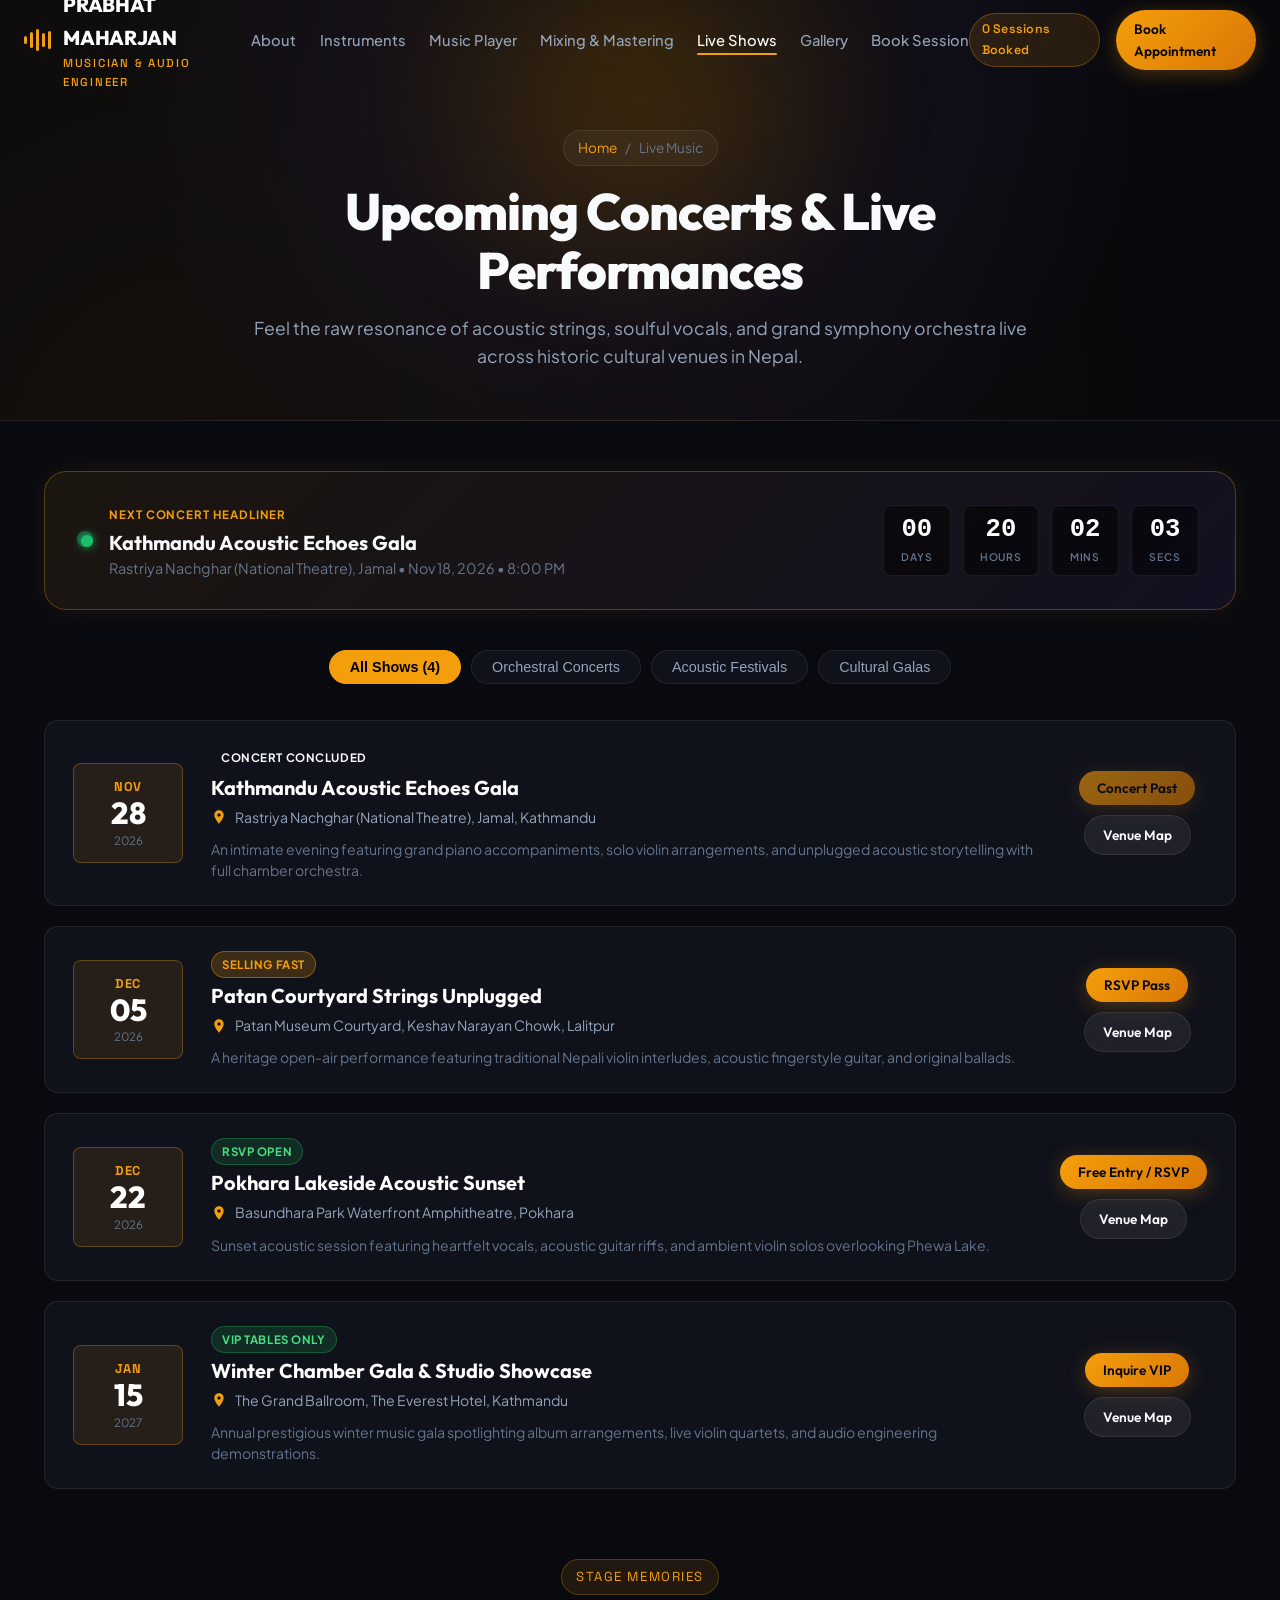
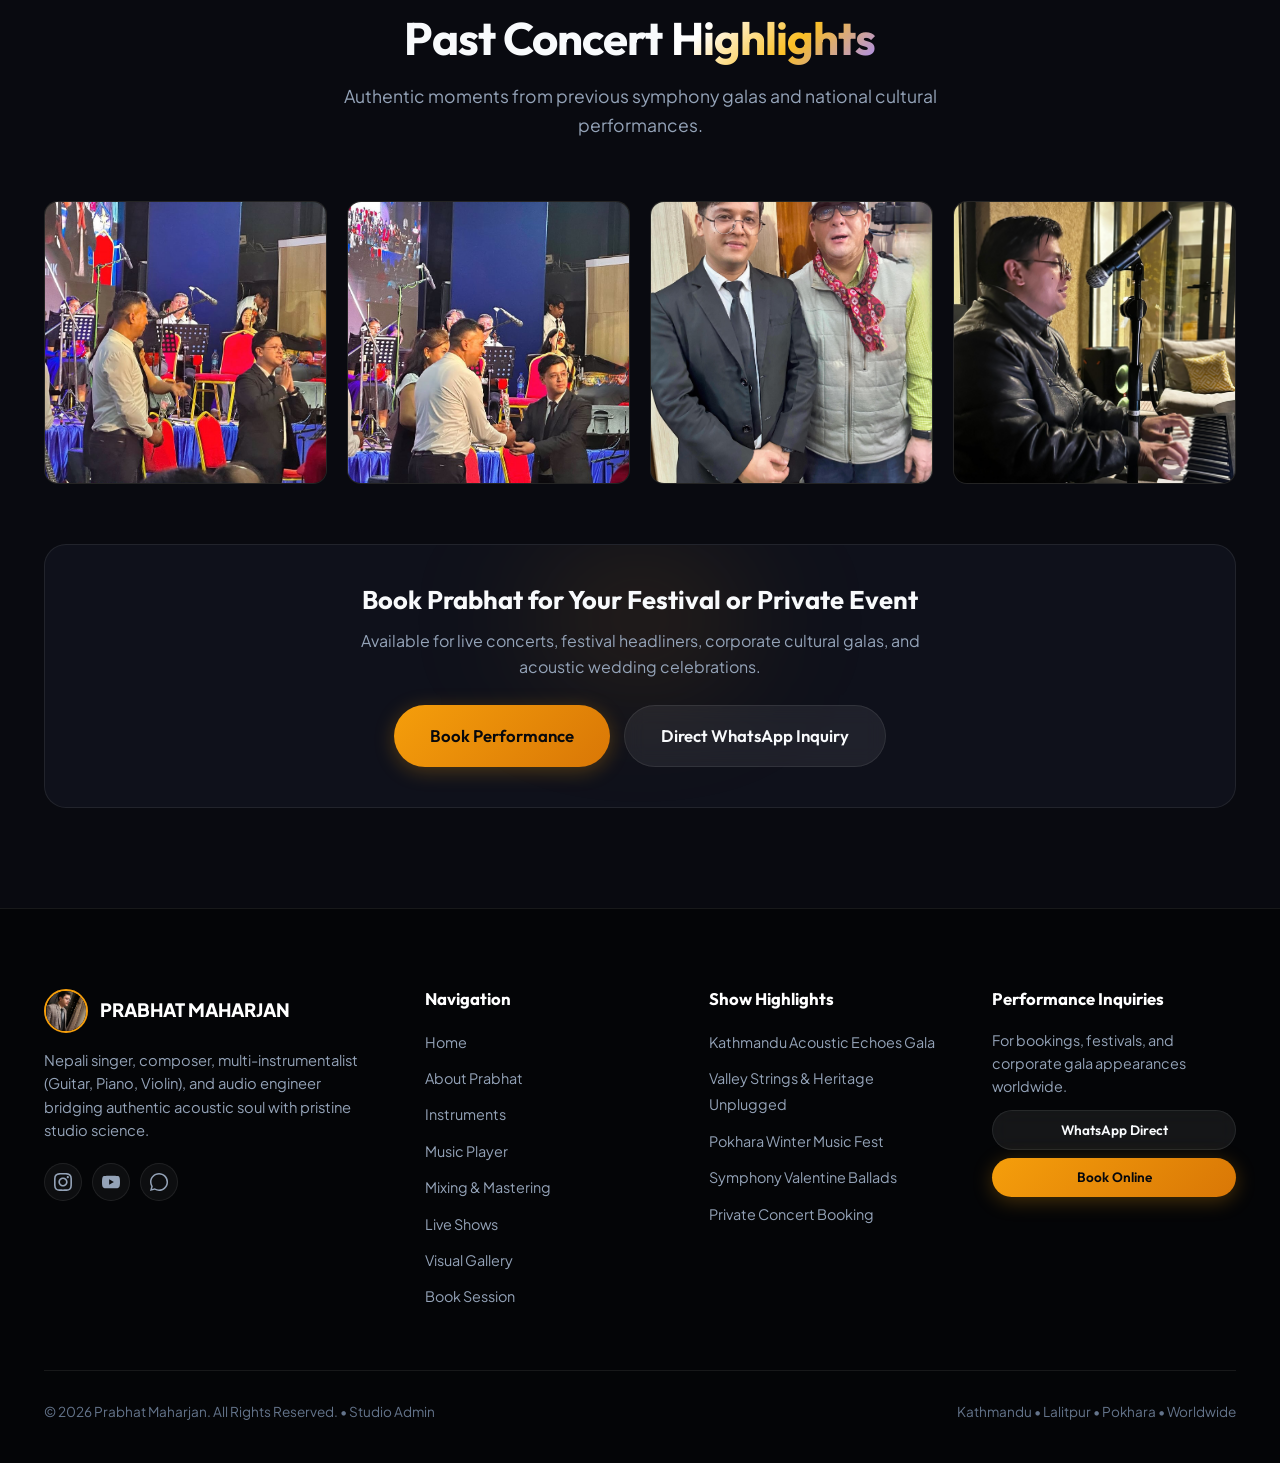
<file: shows.html>
<!DOCTYPE html>
<html lang="en">
<head>
  <meta charset="UTF-8">
  <meta name="viewport" content="width=device-width, initial-scale=1.0">
  <title>Live Shows & Concerts | Prabhat Maharjan — Live Performances</title>
  <meta name="description" content="Experience Prabhat Maharjan live on stage. Explore upcoming concert dates, symphony orchestra galas, acoustic festivals, and reserve tickets in Kathmandu, Nepal.">
  <meta name="keywords" content="Prabhat Maharjan Live Shows, Concerts Nepal, Kathmandu Music Festival, Symphony Orchestra Live, Live Music Kathmandu">
  <meta name="author" content="Prabhat Maharjan">

  <!-- Open Graph Meta Tags -->
  <meta property="og:title" content="Live Shows & Concerts | Prabhat Maharjan">
  <meta property="og:description" content="Catch Prabhat Maharjan performing live with grand symphony orchestra, acoustic guitars, and emotive vocals.">
  <meta property="og:image" content="assets/images/live-concert.jpg">
  <meta property="og:type" content="website">

  <!-- Favicon & Stylesheets -->
  <link rel="icon" type="image/svg+xml" href="data:image/svg+xml,<svg xmlns='http://www.w3.org/2000/svg' viewBox='0 0 24 24' fill='%23f59e0b'><path d='M12 3v10.55c-.59-.34-1.27-.55-2-.55-2.21 0-4 1.79-4 4s1.79 4 4 4 4-1.79 4-4V7h4V3h-6z'/></svg>">
  <link rel="stylesheet" href="css/style.css">
</head>
<body>

  <!-- ==========================================================================
       HEADER & NAVIGATION BAR COMPONENT
       ========================================================================== -->
  <header class="navbar" id="navbar">
    <div class="container nav-container">
      <a href="index.html" class="nav-logo" id="logo-brand">
        <div class="logo-sound-wave" aria-hidden="true">
          <span></span><span></span><span></span><span></span><span></span>
        </div>
        <div>
          <span>PRABHAT MAHARJAN</span>
          <span class="logo-sub">MUSICIAN & AUDIO ENGINEER</span>
        </div>
      </a>

      <!-- Desktop Nav -->
      <ul class="nav-links">
        <li><a href="index.html#about">About</a></li>
        <li><a href="index.html#talents">Instruments</a></li>
        <li><a href="index.html#audio-player">Music Player</a></li>
        <li><a href="mixing-mastering.html">Mixing & Mastering</a></li>
        <li><a href="shows.html" class="active">Live Shows</a></li>
        <li><a href="gallery.html">Gallery</a></li>
        <li><a href="booking.html">Book Session</a></li>
      </ul>

      <!-- Nav Actions -->
      <div class="nav-actions">
        <span class="nav-bookings-badge" id="my-bookings-counter">0 Sessions Booked</span>
        <a href="booking.html" class="btn btn-primary btn-sm" id="nav-cta-btn">Book Appointment</a>
        <button class="nav-toggle" id="nav-toggle" aria-label="Toggle navigation menu" aria-expanded="false">
          <svg viewBox="0 0 24 24" width="28" height="28" stroke="currentColor" stroke-width="2" fill="none" stroke-linecap="round">
            <line x1="3" y1="12" x2="21" y2="12"></line>
            <line x1="3" y1="6" x2="21" y2="6"></line>
            <line x1="3" y1="18" x2="21" y2="18"></line>
          </svg>
        </button>
      </div>
    </div>
  </header>

  <!-- Mobile Drawer Menu -->
  <div class="mobile-menu" id="mobile-menu">
    <ul class="mobile-nav-links">
      <li><a href="index.html" class="mobile-nav-link">Home</a></li>
      <li><a href="index.html#about" class="mobile-nav-link">About Prabhat</a></li>
      <li><a href="index.html#talents" class="mobile-nav-link">Instruments (Guitar, Piano, Violin)</a></li>
      <li><a href="index.html#audio-player" class="mobile-nav-link">Listen to Music</a></li>
      <li><a href="mixing-mastering.html" class="mobile-nav-link">Mixing & Mastering Suite</a></li>
      <li><a href="shows.html" class="mobile-nav-link active">Live Shows & Concerts</a></li>
      <li><a href="gallery.html" class="mobile-nav-link">Instagram & Gallery</a></li>
      <li><a href="booking.html" class="mobile-nav-link">Book Appointment</a></li>
    </ul>
    <div style="margin-top: auto; display: flex; flex-direction: column; gap: 12px;">
      <a href="booking.html" class="btn btn-primary" style="width: 100%;">Book a Studio Session</a>
      <a href="https://www.instagram.com/maharjan.prabhat/" target="_blank" rel="noopener" class="btn btn-secondary" style="width: 100%;">Follow @maharjan.prabhat</a>
    </div>
  </div>

  <main>
    <!-- ==========================================================================
         PAGE HERO BANNER
         ========================================================================== -->
    <section class="page-banner">
      <div class="page-banner-glow" aria-hidden="true"></div>
      <div class="container">
        <div class="page-banner-content">
          <div class="page-breadcrumbs">
            <a href="index.html">Home</a>
            <span>/</span>
            <span>Live Music</span>
          </div>
          <h1 class="page-banner-title">Upcoming Concerts & <span class="text-gradient">Live Performances</span></h1>
          <p class="page-banner-desc">
            Feel the raw resonance of acoustic strings, soulful vocals, and grand symphony orchestra live across historic cultural venues in Nepal.
          </p>
        </div>
      </div>
    </section>

    <!-- ==========================================================================
         UPCOMING LIVE SHOWS & COUNTDOWN
         ========================================================================== -->
    <section class="section shows-section" style="padding-top: 50px;">
      <div class="container">
        <!-- Live Concert Countdown Banner -->
        <div class="countdown-banner">
          <div class="cd-banner-info">
            <span class="beacon-dot" style="background: #22c55e;"></span>
            <div>
              <span class="cd-badge">NEXT CONCERT HEADLINER</span>
              <h3 style="margin: 4px 0 0; font-size: 1.25rem;">Kathmandu Acoustic Echoes Gala</h3>
              <p style="margin: 2px 0 0; font-size: 0.9rem; color: var(--text-muted);">
                Rastriya Nachghar (National Theatre), Jamal • Nov 18, 2026 • 8:00 PM
              </p>
            </div>
          </div>

          <!-- Countdown Timer Display -->
          <div class="countdown-timer" id="countdown-timer">
            <div class="cd-box">
              <span class="cd-number" id="cd-days">12</span>
              <span class="cd-unit">DAYS</span>
            </div>
            <div class="cd-box">
              <span class="cd-number" id="cd-hours">08</span>
              <span class="cd-unit">HOURS</span>
            </div>
            <div class="cd-box">
              <span class="cd-number" id="cd-mins">45</span>
              <span class="cd-unit">MINS</span>
            </div>
            <div class="cd-box">
              <span class="cd-number" id="cd-secs">30</span>
              <span class="cd-unit">SECS</span>
            </div>
          </div>
        </div>

        <!-- Filter Controls -->
        <div class="filter-tabs" style="margin-top: 40px;">
          <button class="filter-btn active" data-filter="all">All Shows (4)</button>
          <button class="filter-btn" data-filter="concert">Orchestral Concerts</button>
          <button class="filter-btn" data-filter="festival">Acoustic Festivals</button>
          <button class="filter-btn" data-filter="gala">Cultural Galas</button>
        </div>

        <!-- Shows Grid Cards -->
        <div class="shows-grid" id="shows-grid">
          <!-- Show 1 -->
          <div class="show-card" data-category="concert">
            <div class="show-date-badge">
              <span class="show-month">NOV</span>
              <span class="show-day">18</span>
              <span class="show-year">2026</span>
            </div>
            <div class="show-details">
              <div class="show-status-badge status-selling">Limited Seats</div>
              <h3 class="show-title">Kathmandu Acoustic Echoes Gala</h3>
              <div class="show-venue">
                <svg viewBox="0 0 24 24" width="16" height="16" fill="currentColor"><path d="M12 2C8.13 2 5 5.13 5 9c0 5.25 7 13 7 13s7-7.75 7-13c0-3.87-3.13-7-7-7zm0 9.5c-1.38 0-2.5-1.12-2.5-2.5s1.12-2.5 2.5-2.5 2.5 1.12 2.5 2.5-1.12 2.5-2.5 2.5z"/></svg>
                <span>Rastriya Nachghar (National Theatre), Jamal, Kathmandu</span>
              </div>
              <p class="show-desc">
                An intimate evening featuring grand piano accompaniments, solo violin arrangements, and unplugged acoustic storytelling with full chamber orchestra.
              </p>
            </div>
            <div class="show-actions">
              <button class="btn btn-primary btn-sm btn-ticket" data-show="Kathmandu Acoustic Echoes Gala (Nov 18, 2026)">Reserve Seats</button>
              <a href="https://maps.google.com/?q=Rastriya+Nachghar+Kathmandu" target="_blank" rel="noopener" class="btn btn-secondary btn-sm">Venue Map</a>
            </div>
          </div>

          <!-- Show 2 -->
          <div class="show-card" data-category="festival">
            <div class="show-date-badge">
              <span class="show-month">DEC</span>
              <span class="show-day">05</span>
              <span class="show-year">2026</span>
            </div>
            <div class="show-details">
              <div class="show-status-badge status-available">Tickets Available</div>
              <h3 class="show-title">Valley Strings & Heritage Unplugged</h3>
              <div class="show-venue">
                <svg viewBox="0 0 24 24" width="16" height="16" fill="currentColor"><path d="M12 2C8.13 2 5 5.13 5 9c0 5.25 7 13 7 13s7-7.75 7-13c0-3.87-3.13-7-7-7zm0 9.5c-1.38 0-2.5-1.12-2.5-2.5s1.12-2.5 2.5-2.5 2.5 1.12 2.5 2.5-1.12 2.5-2.5 2.5z"/></svg>
                <span>Patan Museum Courtyard, Mangal Bazaar, Lalitpur</span>
              </div>
              <p class="show-desc">
                Open-air winter acoustic concert in the ancient royal courtyard. Intricate fingerstyle guitar fusion alongside traditional flute and tabla.
              </p>
            </div>
            <div class="show-actions">
              <button class="btn btn-primary btn-sm btn-ticket" data-show="Valley Strings & Heritage Unplugged (Dec 5, 2026)">Reserve Seats</button>
              <a href="https://maps.google.com/?q=Patan+Museum+Lalitpur" target="_blank" rel="noopener" class="btn btn-secondary btn-sm">Venue Map</a>
            </div>
          </div>

          <!-- Show 3 -->
          <div class="show-card" data-category="festival">
            <div class="show-date-badge">
              <span class="show-month">JAN</span>
              <span class="show-day">12</span>
              <span class="show-year">2027</span>
            </div>
            <div class="show-details">
              <div class="show-status-badge status-available">Early Bird Open</div>
              <h3 class="show-title">Pokhara Lakefront Winter Music Fest</h3>
              <div class="show-venue">
                <svg viewBox="0 0 24 24" width="16" height="16" fill="currentColor"><path d="M12 2C8.13 2 5 5.13 5 9c0 5.25 7 13 7 13s7-7.75 7-13c0-3.87-3.13-7-7-7zm0 9.5c-1.38 0-2.5-1.12-2.5-2.5s1.12-2.5 2.5-2.5 2.5 1.12 2.5 2.5-1.12 2.5-2.5 2.5z"/></svg>
                <span>Basundhara Park, Lakeside, Pokhara</span>
              </div>
              <p class="show-desc">
                Headlining the acoustic stage overlooking Phewa Lake with Annapurna mountain twilight views. Dynamic vocal ballads and original releases.
              </p>
            </div>
            <div class="show-actions">
              <button class="btn btn-primary btn-sm btn-ticket" data-show="Pokhara Lakefront Winter Music Fest (Jan 12, 2027)">Reserve Seats</button>
              <a href="https://maps.google.com/?q=Basundhara+Park+Pokhara" target="_blank" rel="noopener" class="btn btn-secondary btn-sm">Venue Map</a>
            </div>
          </div>

          <!-- Show 4 -->
          <div class="show-card" data-category="gala">
            <div class="show-date-badge">
              <span class="show-month">FEB</span>
              <span class="show-day">14</span>
              <span class="show-year">2027</span>
            </div>
            <div class="show-details">
              <div class="show-status-badge status-selling">Exclusive Entry</div>
              <h3 class="show-title">Symphony Valentine Strings & Ballads</h3>
              <div class="show-venue">
                <svg viewBox="0 0 24 24" width="16" height="16" fill="currentColor"><path d="M12 2C8.13 2 5 5.13 5 9c0 5.25 7 13 7 13s7-7.75 7-13c0-3.87-3.13-7-7-7zm0 9.5c-1.38 0-2.5-1.12-2.5-2.5s1.12-2.5 2.5-2.5 2.5 1.12 2.5 2.5-1.12 2.5-2.5 2.5z"/></svg>
                <span>The Everest Hotel Grand Ballroom, New Baneshwor</span>
              </div>
              <p class="show-desc">
                A black-tie Valentine gala featuring Prabhat's celebrated single "तिमी कहाँ", romantic acoustic duets, and 12-piece violin ensemble.
              </p>
            </div>
            <div class="show-actions">
              <button class="btn btn-primary btn-sm btn-ticket" data-show="Symphony Valentine Strings & Ballads (Feb 14, 2027)">Reserve Seats</button>
              <a href="https://maps.google.com/?q=The+Everest+Hotel+Kathmandu" target="_blank" rel="noopener" class="btn btn-secondary btn-sm">Venue Map</a>
            </div>
          </div>
        </div>

        <!-- ==========================================================================
             PAST CONCERT HIGHLIGHTS
             ========================================================================== -->
        <div style="margin-top: 70px;">
          <div class="section-header">
            <span class="section-tag">Stage Memories</span>
            <h2 class="section-title">Past Concert <span class="text-gradient">Highlights</span></h2>
            <p class="section-subtitle">
              Authentic moments from previous symphony galas and national cultural performances.
            </p>
          </div>

          <div class="insta-grid">
            <div class="insta-card">
              <img src="assets/images/live-concert.jpg" alt="Prabhat on concert stage with live symphony orchestra">
              <div class="insta-overlay">
                <div class="insta-overlay-item">National Grand Gala Performance</div>
              </div>
            </div>
            <div class="insta-card">
              <img src="assets/images/concert-award.jpg" alt="Prabhat receiving flower honor on stage">
              <div class="insta-overlay">
                <div class="insta-overlay-item">Honored on Stage by Organizers</div>
              </div>
            </div>
            <div class="insta-card">
              <img src="assets/images/backstage-maestro.jpg" alt="Prabhat backstage with music maestro">
              <div class="insta-overlay">
                <div class="insta-overlay-item">Backstage with Senior Music Directors</div>
              </div>
            </div>
            <div class="insta-card">
              <img src="assets/images/piano-performance.jpg" alt="Prabhat singing live at piano">
              <div class="insta-overlay">
                <div class="insta-overlay-item">Live Acoustic Piano Recital</div>
              </div>
            </div>
          </div>
        </div>

        <!-- Gig Booking Inquiry Banner -->
        <div style="background: var(--bg-card); border: 1px solid var(--border-subtle); border-radius: var(--radius-lg); padding: 40px; margin-top: 60px; text-align: center; position: relative; overflow: hidden;">
          <div class="page-banner-glow" style="width: 400px; height: 150px;"></div>
          <h3 style="font-size: 1.6rem; margin-bottom: 12px; position: relative; z-index: 2;">Book Prabhat for Your Festival or Private Event</h3>
          <p style="color: var(--text-secondary); max-width: 600px; margin: 0 auto 24px; position: relative; z-index: 2;">
            Available for live concerts, festival headliners, corporate cultural galas, and acoustic wedding celebrations.
          </p>
          <div style="display: flex; gap: 14px; justify-content: center; flex-wrap: wrap; position: relative; z-index: 2;">
            <a href="booking.html" class="btn btn-primary btn-lg">Book Performance</a>
            <a href="https://wa.me/9779840515079?text=Hi%20Prabhat,%20I%20would%20like%20to%20inquire%20about%20booking%20you%20for%20a%20live%20performance." target="_blank" rel="noopener" class="btn btn-secondary btn-lg">Direct WhatsApp Inquiry</a>
          </div>
        </div>
      </div>
    </section>
  </main>

  <!-- ==========================================================================
       FOOTER COMPONENT
       ========================================================================== -->
  <footer class="footer">
    <div class="container">
      <div class="footer-grid">
        <div class="footer-brand">
          <div class="footer-logo">
            <img src="assets/images/hero-artist.jpg" alt="Prabhat avatar">
            <span style="font-weight: 800; font-size: 1.15rem; color: #fff;">PRABHAT MAHARJAN</span>
          </div>
          <p class="footer-bio">
            Nepali singer, composer, multi-instrumentalist (Guitar, Piano, Violin), and audio engineer bridging authentic acoustic soul with pristine studio science.
          </p>
          <div class="footer-social-row">
            <a href="https://www.instagram.com/maharjan.prabhat/" target="_blank" rel="noopener" class="footer-social-btn" aria-label="Instagram">
              <svg viewBox="0 0 24 24" width="18" height="18" fill="currentColor"><path d="M12 2.163c3.204 0 3.584.012 4.85.07 3.252.148 4.771 1.691 4.919 4.919.058 1.265.069 1.645.069 4.849 0 3.205-.012 3.584-.069 4.849-.149 3.225-1.664 4.771-4.919 4.919-1.266.058-1.644.07-4.85.07-3.204 0-3.584-.012-4.849-.07-3.26-.149-4.771-1.699-4.919-4.92-.058-1.265-.07-1.644-.07-4.849 0-3.204.013-3.583.07-4.849.149-3.227 1.664-4.771 4.919-4.919 1.266-.057 1.645-.069 4.849-.069zm0-2.163c-3.259 0-3.667.014-4.947.072-4.358.2-6.78 2.618-6.98 6.98-.059 1.281-.073 1.689-.073 4.948 0 3.259.014 3.668.072 4.948.2 4.358 2.618 6.78 6.98 6.98 1.281.058 1.689.072 4.948.072 3.259 0 3.668-.014 4.948-.072 4.354-.2 6.782-2.618 6.979-6.98.059-1.28.073-1.689.073-4.948 0-3.259-.014-3.667-.072-4.947-.196-4.354-2.617-6.78-6.979-6.98-1.281-.059-1.69-.073-4.949-.073zm0 5.838c-3.403 0-6.162 2.759-6.162 6.162s2.759 6.163 6.162 6.163 6.162-2.759 6.162-6.163c0-3.403-2.759-6.162-6.162-6.162zm0 10.162c-2.209 0-4-1.79-4-4 0-2.209 1.791-4 4-4s4 1.791 4 4c0 2.21-1.791 4-4 4zm6.406-11.845c-.796 0-1.441.645-1.441 1.44s.645 1.44 1.441 1.44c.795 0 1.439-.645 1.439-1.44s-.644-1.44-1.439-1.44z"/></svg>
            </a>
            <a href="https://www.youtube.com/channel/UC5GVgl4vYWJJbNpOG7TTtnA" target="_blank" rel="noopener" class="footer-social-btn" aria-label="YouTube Channel">
              <svg viewBox="0 0 24 24" width="18" height="18" fill="currentColor"><path d="M23.498 6.186a3.016 3.016 0 0 0-2.122-2.136C19.505 3.545 12 3.545 12 3.545s-7.505 0-9.377.505A3.017 3.017 0 0 0 .502 6.186C0 8.07 0 12 0 12s0 3.93.502 5.814a3.016 3.016 0 0 0 2.122 2.136c1.871.505 9.376.505 9.376.505s7.505 0 9.377-.505a3.015 3.015 0 0 0 2.122-2.136C24 15.93 24 12 24 12s0-3.93-.502-5.814zM9.545 15.568V8.432L15.818 12l-6.273 3.568z"/></svg>
            </a>
            <a href="https://wa.me/9779840515079" target="_blank" rel="noopener" class="footer-social-btn" aria-label="WhatsApp">
              <svg viewBox="0 0 24 24" width="18" height="18" fill="currentColor"><path d="M12.031 0C5.397 0 0 5.394 0 12.028c0 2.122.553 4.195 1.605 6.017L0 24l6.155-1.583a12.035 12.035 0 0 0 5.876 1.528h.005c6.632 0 12.029-5.394 12.029-12.028 0-3.214-1.251-6.234-3.525-8.508C18.265 1.251 15.245 0 12.031 0zm0 22.012h-.004a10.02 10.02 0 0 1-5.116-1.396l-.367-.218-3.804.978 1.018-3.708-.239-.38a10.01 10.01 0 0 1-1.536-5.26c0-5.526 4.498-10.024 10.029-10.024 2.678 0 5.195 1.043 7.087 2.937a9.99 9.99 0 0 1 2.941 7.088c0 5.526-4.499 10.023-10.026 10.023z"/></svg>
            </a>
          </div>
        </div>

        <div class="footer-links-group">
          <h4 class="footer-col-title">Navigation</h4>
          <ul class="footer-links">
            <li><a href="index.html">Home</a></li>
            <li><a href="index.html#about">About Prabhat</a></li>
            <li><a href="index.html#talents">Instruments</a></li>
            <li><a href="index.html#audio-player">Music Player</a></li>
            <li><a href="mixing-mastering.html">Mixing & Mastering</a></li>
            <li><a href="shows.html">Live Shows</a></li>
            <li><a href="gallery.html">Visual Gallery</a></li>
            <li><a href="booking.html">Book Session</a></li>
          </ul>
        </div>

        <div class="footer-links-group">
          <h4 class="footer-col-title">Show Highlights</h4>
          <ul class="footer-links">
            <li><a href="shows.html">Kathmandu Acoustic Echoes Gala</a></li>
            <li><a href="shows.html">Valley Strings & Heritage Unplugged</a></li>
            <li><a href="shows.html">Pokhara Winter Music Fest</a></li>
            <li><a href="shows.html">Symphony Valentine Ballads</a></li>
            <li><a href="booking.html">Private Concert Booking</a></li>
          </ul>
        </div>

        <div class="footer-links-group">
          <h4 class="footer-col-title">Performance Inquiries</h4>
          <p style="color: var(--text-secondary); font-size: 0.9rem; line-height: 1.6; margin-bottom: 12px;">
            For bookings, festivals, and corporate gala appearances worldwide.
          </p>
          <div style="display: flex; flex-direction: column; gap: 8px;">
            <a href="https://wa.me/9779840515079" class="btn btn-secondary btn-sm" target="_blank" rel="noopener">WhatsApp Direct</a>
            <a href="booking.html" class="btn btn-primary btn-sm">Book Online</a>
          </div>
        </div>
      </div>

      <div class="footer-bottom">
        <div>© 2026 Prabhat Maharjan. All Rights Reserved. • <a href="admin.html" style="color: #64748b; text-decoration: none;">Studio Admin</a></div>
        <div>Kathmandu • Lalitpur • Pokhara • Worldwide</div>
      </div>
    </div>
  </footer>

  <script src="js/cms-store.js"></script>
  <script src="js/main.js"></script>
</body>
</html>
</file>
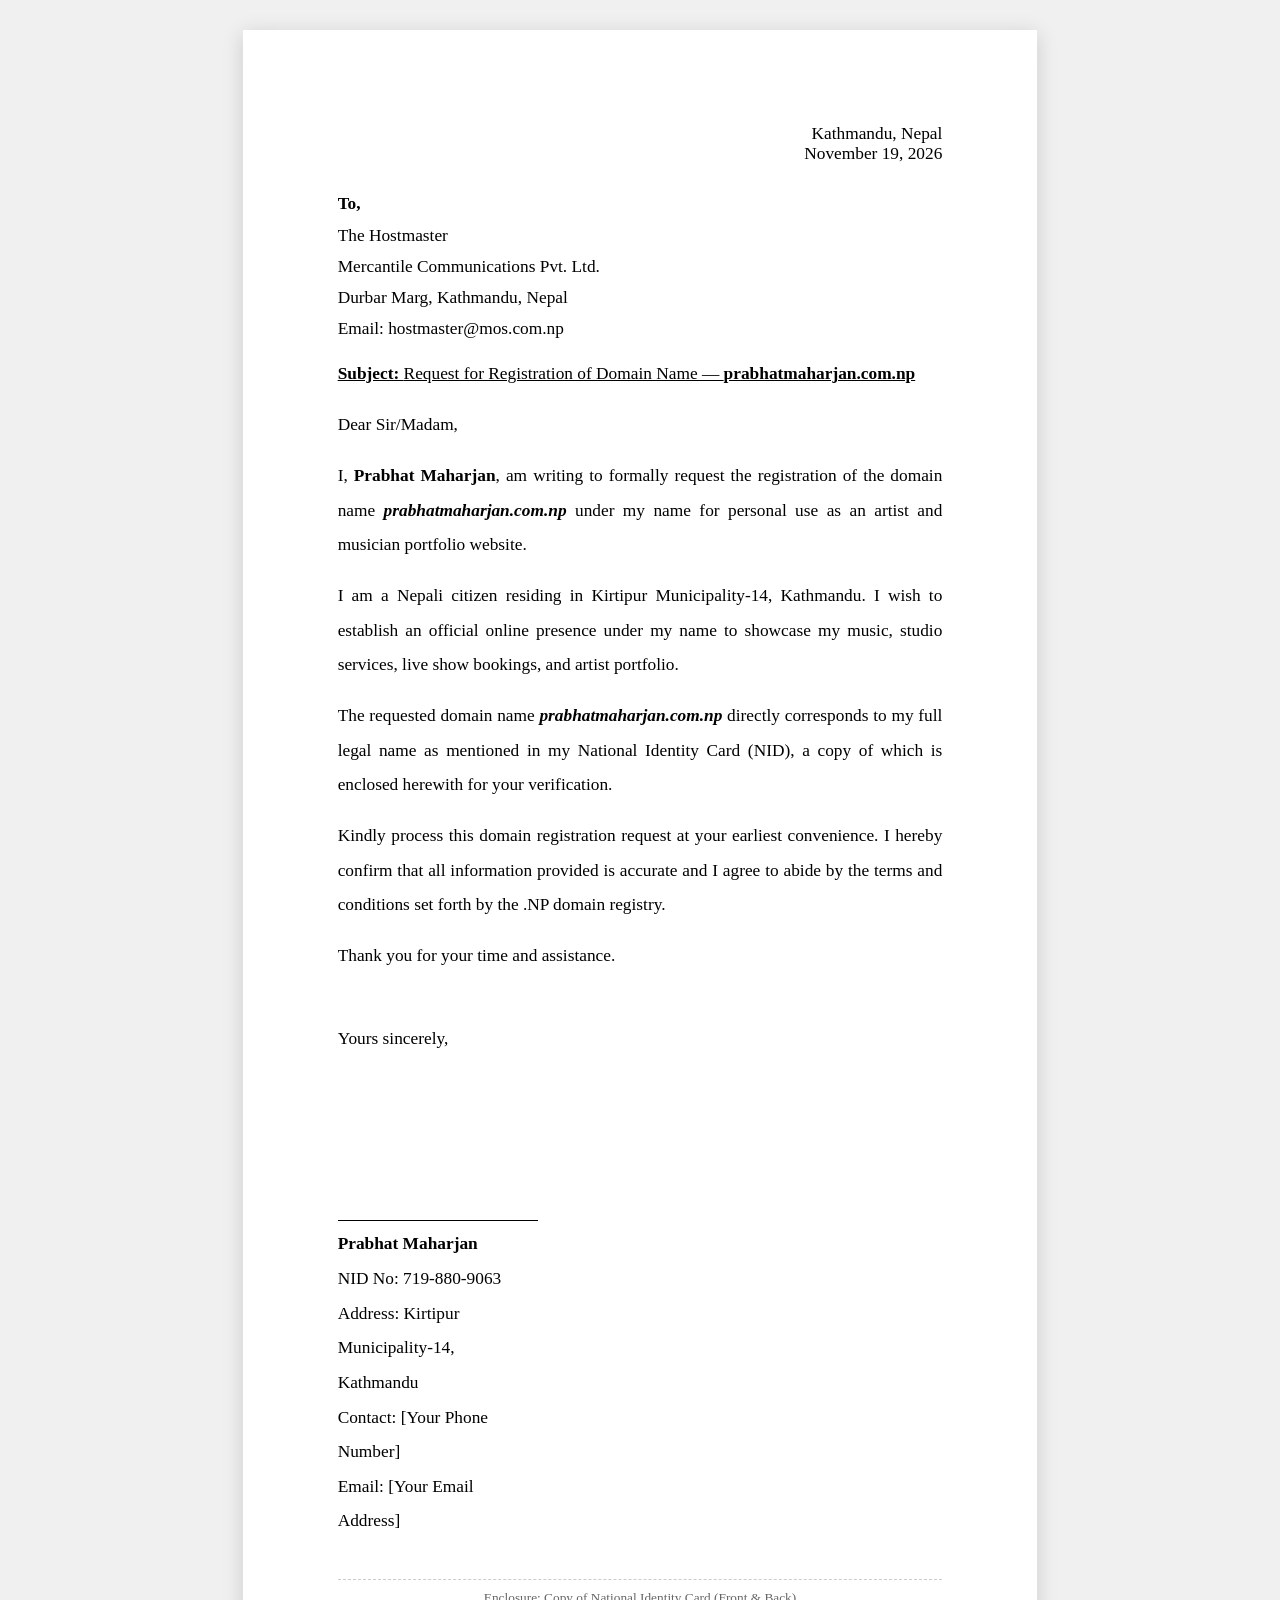
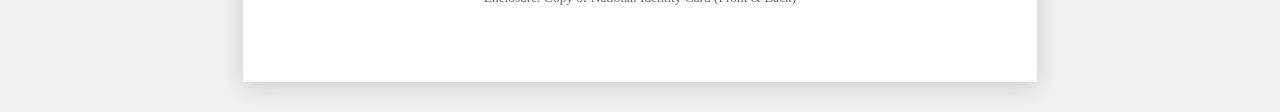
<file: domain-registration/cover-letter.html>
<!DOCTYPE html>
<html lang="en">
<head>
  <meta charset="UTF-8">
  <meta name="viewport" content="width=device-width, initial-scale=1.0">
  <title>Domain Registration Cover Letter - prabhatmaharjan.com.np</title>
  <style>
    * { margin: 0; padding: 0; box-sizing: border-box; }
    body {
      font-family: 'Times New Roman', Times, serif;
      font-size: 13pt;
      color: #000;
      background: #f0f0f0;
      display: flex;
      justify-content: center;
      padding: 30px 20px;
    }
    .page {
      background: #fff;
      width: 210mm;
      min-height: 297mm;
      padding: 25mm 25mm 20mm 25mm;
      box-shadow: 0 4px 20px rgba(0,0,0,0.15);
    }
    .date-line {
      text-align: right;
      margin-bottom: 24px;
    }
    .to-section {
      margin-bottom: 20px;
      line-height: 1.8;
    }
    .subject-line {
      margin-bottom: 24px;
      font-weight: bold;
      text-decoration: underline;
    }
    .subject-line span {
      font-weight: normal;
      text-decoration: none;
    }
    .body-text {
      line-height: 2;
      text-align: justify;
      margin-bottom: 16px;
    }
    .domain-highlight {
      font-weight: bold;
      font-style: italic;
    }
    .signature-section {
      margin-top: 48px;
      line-height: 2;
    }
    .signature-box {
      margin-top: 60px;
      border-top: 1px solid #000;
      width: 200px;
      padding-top: 6px;
    }
    @media print {
      body { background: white; padding: 0; }
      .page { box-shadow: none; padding: 20mm 25mm; }
    }
  </style>
</head>
<body>
  <div class="page">

    <div class="date-line">
      Kathmandu, Nepal<br>
      November 19, 2026
    </div>

    <div class="to-section">
      <strong>To,</strong><br>
      The Hostmaster<br>
      Mercantile Communications Pvt. Ltd.<br>
      Durbar Marg, Kathmandu, Nepal<br>
      Email: hostmaster@mos.com.np
    </div>

    <div class="subject-line">
      Subject: <span>Request for Registration of Domain Name —
      <strong>prabhatmaharjan.com.np</strong></span>
    </div>

    <p class="body-text">
      Dear Sir/Madam,
    </p>

    <p class="body-text">
      I, <strong>Prabhat Maharjan</strong>, am writing to formally request the registration of
      the domain name <span class="domain-highlight">prabhatmaharjan.com.np</span> under my name
      for personal use as an artist and musician portfolio website.
    </p>

    <p class="body-text">
      I am a Nepali citizen residing in Kirtipur Municipality-14, Kathmandu. I wish to
      establish an official online presence under my name to showcase my music, studio
      services, live show bookings, and artist portfolio.
    </p>

    <p class="body-text">
      The requested domain name <span class="domain-highlight">prabhatmaharjan.com.np</span>
      directly corresponds to my full legal name as mentioned in my National Identity Card
      (NID), a copy of which is enclosed herewith for your verification.
    </p>

    <p class="body-text">
      Kindly process this domain registration request at your earliest convenience. I hereby
      confirm that all information provided is accurate and I agree to abide by the terms
      and conditions set forth by the .NP domain registry.
    </p>

    <p class="body-text">
      Thank you for your time and assistance.
    </p>

    <div class="signature-section">
      Yours sincerely,<br><br><br><br>

      <div class="signature-box">
        <strong>Prabhat Maharjan</strong><br>
        NID No: 719-880-9063<br>
        Address: Kirtipur Municipality-14, Kathmandu<br>
        Contact: [Your Phone Number]<br>
        Email: [Your Email Address]
      </div>
    </div>

    <hr style="margin-top: 40px; border: none; border-top: 1px dashed #ccc;">
    <p style="font-size: 10pt; color: #666; margin-top: 10px; text-align: center;">
      Enclosure: Copy of National Identity Card (Front &amp; Back)
    </p>

  </div>
</body>
</html>
</file>
<file: css/style.css>
/* ==========================================================================
   PRABHAT MAHARJAN - OFFICIAL ARTIST & STUDIO PORTFOLIO
   Design System: Obsidian Dark, Acoustic Amber Gold & Electric Studio Violet
   ========================================================================== */

@import url('https://fonts.googleapis.com/css2?family=Outfit:wght@300;400;500;600;700;800;900&family=Plus+Jakarta+Sans:wght@300;400;500;600;700&family=Space+Grotesk:wght@500;700&display=swap');

:root {
  /* Color Palette */
  --bg-dark: #07080c;
  --bg-surface: #0e1017;
  --bg-card: rgba(18, 21, 31, 0.75);
  --bg-card-hover: rgba(26, 30, 44, 0.88);
  --bg-glass: rgba(255, 255, 255, 0.035);
  --bg-glass-elevated: rgba(255, 255, 255, 0.07);

  --border-subtle: rgba(255, 255, 255, 0.08);
  --border-focus: rgba(245, 158, 11, 0.45);
  --border-gold: rgba(245, 158, 11, 0.25);

  --accent-gold: #f59e0b;
  --accent-gold-light: #fbbf24;
  --accent-gold-dark: #d97706;
  --accent-gold-glow: rgba(245, 158, 11, 0.28);

  --accent-violet: #8b5cf6;
  --accent-violet-light: #a78bfa;
  --accent-cyan: #06b6d4;
  --accent-emerald: #10b981;

  --text-primary: #f8fafc;
  --text-secondary: #94a3b8;
  --text-muted: #64748b;
  --text-highlight: #fef3c7;

  /* Typography */
  --font-display: 'Outfit', -apple-system, BlinkMacSystemFont, sans-serif;
  --font-body: 'Plus Jakarta Sans', -apple-system, BlinkMacSystemFont, sans-serif;
  --font-mono: 'Space Grotesk', monospace;

  /* Elevation & Shadows */
  --shadow-sm: 0 4px 12px rgba(0, 0, 0, 0.35);
  --shadow-md: 0 12px 30px rgba(0, 0, 0, 0.5);
  --shadow-lg: 0 20px 50px rgba(0, 0, 0, 0.7);
  --shadow-glow: 0 0 40px rgba(245, 158, 11, 0.2);
  --shadow-glow-violet: 0 0 40px rgba(139, 92, 246, 0.22);

  /* Layout */
  --container-max: 1240px;
  --header-height: 80px;
  --radius-sm: 8px;
  --radius-md: 14px;
  --radius-lg: 22px;
  --radius-full: 9999px;

  /* Transitions */
  --transition-fast: 0.2s cubic-bezier(0.4, 0, 0.2, 1);
  --transition-smooth: 0.35s cubic-bezier(0.16, 1, 0.3, 1);
}

/* Reset & Base */
*, *::before, *::after {
  box-sizing: border-box;
  margin: 0;
  padding: 0;
}

html {
  scroll-behavior: smooth;
  scroll-padding-top: calc(var(--header-height) + 20px);
  color-scheme: dark;
  overflow-x: hidden;
  width: 100%;
}

body {
  font-family: var(--font-body);
  background-color: var(--bg-dark);
  color: var(--text-primary);
  line-height: 1.65;
  overflow-x: hidden;
  width: 100%;
  -webkit-font-smoothing: antialiased;
  background-image: 
    radial-gradient(circle at 15% 15%, rgba(245, 158, 11, 0.05) 0%, transparent 40%),
    radial-gradient(circle at 85% 65%, rgba(139, 92, 246, 0.05) 0%, transparent 45%);
}

/* Custom Scrollbar */
::-webkit-scrollbar {
  width: 9px;
}
::-webkit-scrollbar-track {
  background: var(--bg-dark);
}
::-webkit-scrollbar-thumb {
  background: #252836;
  border-radius: var(--radius-full);
}
::-webkit-scrollbar-thumb:hover {
  background: var(--accent-gold);
}

/* Typography Helpers */
h1, h2, h3, h4, h5, h6 {
  font-family: var(--font-display);
  font-weight: 700;
  color: var(--text-primary);
  line-height: 1.2;
}

p {
  color: var(--text-secondary);
}

a {
  color: inherit;
  text-decoration: none;
  transition: color var(--transition-fast);
}

img {
  max-width: 100%;
  height: auto;
  display: block;
}

.container {
  width: 100%;
  max-width: var(--container-max);
  margin-left: auto;
  margin-right: auto;
  padding-left: 24px;
  padding-right: 24px;
}

.section {
  padding-top: 100px;
  padding-bottom: 100px;
  position: relative;
}

.section-header {
  text-align: center;
  max-width: 720px;
  margin: 0 auto 60px;
}

.section-tag {
  display: inline-flex;
  align-items: center;
  gap: 8px;
  font-family: var(--font-mono);
  font-size: 0.82rem;
  letter-spacing: 0.12em;
  text-transform: uppercase;
  color: var(--accent-gold);
  background: rgba(245, 158, 11, 0.1);
  padding: 6px 14px;
  border-radius: var(--radius-full);
  border: 1px solid var(--border-gold);
  margin-bottom: 16px;
}

.section-title {
  font-size: clamp(2rem, 4vw, 2.85rem);
  letter-spacing: -0.02em;
  margin-bottom: 16px;
}

.section-title .text-gradient {
  background: linear-gradient(135deg, #fff 20%, var(--accent-gold-light) 60%, var(--accent-violet-light) 100%);
  -webkit-background-clip: text;
  -webkit-text-fill-color: transparent;
}

.section-subtitle {
  font-size: 1.1rem;
  color: var(--text-secondary);
  line-height: 1.7;
}

/* ==========================================================================
   BUTTONS & BADGES
   ========================================================================== */
.btn {
  display: inline-flex;
  align-items: center;
  justify-content: center;
  gap: 10px;
  padding: 13px 28px;
  border-radius: var(--radius-full);
  font-family: var(--font-display);
  font-weight: 600;
  font-size: 0.95rem;
  cursor: pointer;
  border: none;
  transition: all var(--transition-smooth);
  text-decoration: none;
  position: relative;
  overflow: hidden;
}

.btn-primary {
  background: linear-gradient(135deg, var(--accent-gold) 0%, var(--accent-gold-dark) 100%);
  color: #07080c;
  box-shadow: 0 4px 20px var(--accent-gold-glow);
}

.btn-primary:hover {
  transform: translateY(-2px);
  box-shadow: 0 8px 30px rgba(245, 158, 11, 0.4);
  color: #000;
}

.btn-secondary {
  background: var(--bg-glass-elevated);
  color: var(--text-primary);
  border: 1px solid var(--border-subtle);
  backdrop-filter: blur(10px);
}

.btn-secondary:hover {
  background: rgba(255, 255, 255, 0.12);
  border-color: rgba(255, 255, 255, 0.2);
  transform: translateY(-2px);
  color: #fff;
}

.btn-outline-gold {
  background: transparent;
  color: var(--accent-gold);
  border: 1px solid var(--accent-gold);
}

.btn-outline-gold:hover {
  background: var(--accent-gold);
  color: #07080c;
  box-shadow: 0 4px 18px var(--accent-gold-glow);
}

.btn-glow-violet {
  background: linear-gradient(135deg, #8b5cf6, #6366f1);
  color: #fff;
  box-shadow: 0 4px 20px var(--shadow-glow-violet);
}

.btn-glow-violet:hover {
  transform: translateY(-2px);
  box-shadow: 0 8px 30px rgba(139, 92, 246, 0.45);
}

.btn-sm {
  padding: 8px 18px;
  font-size: 0.85rem;
}

.btn-lg {
  padding: 16px 36px;
  font-size: 1.05rem;
}

/* Status Indicator Beacon */
.status-beacon {
  display: inline-flex;
  align-items: center;
  gap: 8px;
  padding: 6px 14px;
  background: rgba(16, 185, 129, 0.1);
  border: 1px solid rgba(16, 185, 129, 0.3);
  border-radius: var(--radius-full);
  font-size: 0.85rem;
  font-weight: 500;
  color: #34d399;
}

.beacon-dot {
  width: 8px;
  height: 8px;
  background-color: var(--accent-emerald);
  border-radius: 50%;
  position: relative;
  box-shadow: 0 0 10px var(--accent-emerald);
}

.beacon-dot::after {
  content: '';
  position: absolute;
  top: -4px;
  left: -4px;
  width: 16px;
  height: 16px;
  border-radius: 50%;
  background: rgba(16, 185, 129, 0.4);
  animation: pulse-beacon 2s infinite ease-out;
}

@keyframes pulse-beacon {
  0% { transform: scale(0.6); opacity: 1; }
  100% { transform: scale(2.2); opacity: 0; }
}

/* ==========================================================================
   NAVIGATION
   ========================================================================== */
.navbar {
  position: fixed;
  top: 0;
  left: 0;
  right: 0;
  height: var(--header-height);
  z-index: 1000;
  transition: all var(--transition-smooth);
}

.navbar.scrolled {
  background: rgba(7, 8, 12, 0.88);
  backdrop-filter: blur(20px);
  -webkit-backdrop-filter: blur(20px);
  border-bottom: 1px solid var(--border-subtle);
  box-shadow: 0 10px 30px rgba(0, 0, 0, 0.6);
}

.nav-container {
  display: flex;
  align-items: center;
  justify-content: space-between;
  height: 100%;
  max-width: 1360px;
}

.nav-logo {
  display: flex;
  align-items: center;
  gap: 12px;
  font-family: var(--font-display);
  font-size: 1.25rem;
  font-weight: 800;
  letter-spacing: -0.01em;
  color: #fff;
}

.logo-sound-wave {
  display: flex;
  align-items: center;
  gap: 3px;
  height: 22px;
}

.logo-sound-wave span {
  display: inline-block;
  width: 3px;
  background: var(--accent-gold);
  border-radius: 2px;
  animation: logo-wave 1.4s ease-in-out infinite alternate;
}

.logo-sound-wave span:nth-child(1) { height: 8px; animation-delay: 0.1s; }
.logo-sound-wave span:nth-child(2) { height: 16px; animation-delay: 0.3s; }
.logo-sound-wave span:nth-child(3) { height: 22px; animation-delay: 0.5s; }
.logo-sound-wave span:nth-child(4) { height: 14px; animation-delay: 0.2s; }
.logo-sound-wave span:nth-child(5) { height: 18px; animation-delay: 0.4s; }

@keyframes logo-wave {
  0% { transform: scaleY(0.4); opacity: 0.5; }
  100% { transform: scaleY(1); opacity: 1; }
}

.logo-sub {
  font-size: 0.72rem;
  font-family: var(--font-mono);
  color: var(--accent-gold);
  display: block;
  letter-spacing: 0.15em;
  font-weight: 500;
}

.nav-links {
  display: flex;
  align-items: center;
  gap: clamp(14px, 1.8vw, 24px);
  list-style: none;
}

.nav-links a {
  font-size: 0.92rem;
  font-weight: 500;
  color: var(--text-secondary);
  transition: color var(--transition-fast);
  position: relative;
  padding: 6px 0;
  white-space: nowrap;
}

.nav-links a::after {
  content: '';
  position: absolute;
  bottom: 0;
  left: 0;
  width: 0%;
  height: 2px;
  background: var(--accent-gold);
  transition: width var(--transition-fast);
  border-radius: 2px;
}

.nav-links a:hover,
.nav-links a.active {
  color: #fff;
}

.nav-links a:hover::after,
.nav-links a.active::after {
  width: 100%;
}

.nav-actions {
  display: flex;
  align-items: center;
  gap: 16px;
}

.nav-bookings-badge {
  display: none;
  align-items: center;
  gap: 6px;
  background: rgba(245, 158, 11, 0.15);
  color: var(--accent-gold-light);
  border: 1px solid var(--border-gold);
  border-radius: var(--radius-full);
  padding: 6px 14px;
  font-size: 0.8rem;
  font-family: var(--font-mono);
}

.nav-toggle {
  display: none;
  background: none;
  border: none;
  cursor: pointer;
  padding: 8px;
  color: #fff;
}

/* Mobile Drawer */
.mobile-menu {
  position: fixed;
  top: var(--header-height);
  left: 0;
  width: 100%;
  height: calc(100vh - var(--header-height));
  background: rgba(7, 8, 12, 0.98);
  backdrop-filter: blur(25px);
  -webkit-backdrop-filter: blur(25px);
  padding: 30px 24px;
  display: flex;
  flex-direction: column;
  gap: 20px;
  transform: translateY(-100%);
  opacity: 0;
  pointer-events: none;
  transition: all var(--transition-smooth);
  z-index: 999;
}

.mobile-menu.active {
  transform: translateY(0);
  opacity: 1;
  pointer-events: all;
}

.mobile-nav-links {
  list-style: none;
  display: flex;
  flex-direction: column;
  gap: 18px;
}

.mobile-nav-link {
  font-size: 1.25rem;
  font-family: var(--font-display);
  font-weight: 600;
  color: var(--text-secondary);
  display: block;
}

.mobile-nav-link:hover {
  color: var(--accent-gold);
}

/* ==========================================================================
   HERO SECTION
   ========================================================================== */
.hero-section {
  min-height: 100vh;
  padding-top: calc(var(--header-height) + 50px);
  padding-bottom: 80px;
  display: flex;
  align-items: center;
  position: relative;
  overflow: hidden;
}

.hero-glow-amber {
  position: absolute;
  top: 15%;
  left: -10%;
  width: 500px;
  height: 500px;
  border-radius: 50%;
  background: radial-gradient(circle, rgba(245, 158, 11, 0.12) 0%, transparent 70%);
  filter: blur(60px);
  pointer-events: none;
}

.hero-glow-violet {
  position: absolute;
  bottom: 10%;
  right: -5%;
  width: 600px;
  height: 600px;
  border-radius: 50%;
  background: radial-gradient(circle, rgba(139, 92, 246, 0.12) 0%, transparent 70%);
  filter: blur(80px);
  pointer-events: none;
}

.hero-grid {
  display: grid;
  grid-template-columns: 1.15fr 0.85fr;
  align-items: center;
  gap: 50px;
}

.hero-content {
  position: relative;
  z-index: 2;
}

.hero-badges {
  display: flex;
  flex-wrap: wrap;
  align-items: center;
  gap: 12px;
  margin-bottom: 24px;
}

.hero-headline {
  font-size: clamp(2.6rem, 5.5vw, 4.4rem);
  font-weight: 800;
  letter-spacing: -0.03em;
  line-height: 1.08;
  margin-bottom: 22px;
}

.hero-headline span.gradient-text {
  background: linear-gradient(135deg, #fff 10%, var(--accent-gold-light) 60%, var(--accent-violet-light) 100%);
  -webkit-background-clip: text;
  -webkit-text-fill-color: transparent;
}

.hero-tagline {
  font-size: 1.22rem;
  font-weight: 500;
  color: var(--accent-gold-light);
  margin-bottom: 16px;
  letter-spacing: -0.01em;
}

.hero-bio {
  font-size: 1.08rem;
  color: var(--text-secondary);
  line-height: 1.75;
  margin-bottom: 34px;
  max-width: 580px;
}

.hero-cta-group {
  display: flex;
  flex-wrap: wrap;
  align-items: center;
  gap: 16px;
  margin-bottom: 44px;
}

.hero-stats-strip {
  display: grid;
  grid-template-columns: repeat(3, 1fr);
  gap: 20px;
  padding: 24px 28px;
  background: var(--bg-card);
  border: 1px solid var(--border-subtle);
  border-radius: var(--radius-md);
  backdrop-filter: blur(16px);
}

.stat-item {
  border-right: 1px solid var(--border-subtle);
  padding-right: 15px;
}

.stat-item:last-child {
  border-right: none;
  padding-right: 0;
}

.stat-number {
  font-family: var(--font-display);
  font-size: 1.85rem;
  font-weight: 800;
  color: #fff;
  line-height: 1;
  margin-bottom: 4px;
  background: linear-gradient(135deg, #fff, var(--accent-gold));
  -webkit-background-clip: text;
  -webkit-text-fill-color: transparent;
}

.stat-label {
  font-size: 0.82rem;
  color: var(--text-muted);
  text-transform: uppercase;
  letter-spacing: 0.05em;
  font-weight: 600;
}

/* Hero Visual Box */
.hero-visual {
  position: relative;
  z-index: 2;
}

.hero-frame-wrapper {
  position: relative;
  border-radius: var(--radius-lg);
  padding: 10px;
  background: linear-gradient(145deg, rgba(245, 158, 11, 0.3) 0%, rgba(255, 255, 255, 0.05) 50%, rgba(139, 92, 246, 0.3) 100%);
  box-shadow: var(--shadow-lg), var(--shadow-glow);
}

.hero-image-card {
  position: relative;
  border-radius: calc(var(--radius-lg) - 6px);
  overflow: hidden;
  aspect-ratio: 4/5;
  background: #111;
}

.hero-image-card img {
  width: 100%;
  height: 100%;
  object-fit: cover;
  object-position: center top;
  transition: transform 0.8s cubic-bezier(0.16, 1, 0.3, 1);
}

.hero-image-card:hover img {
  transform: scale(1.04);
}

/* Floating Badges on Hero Visual */
.hero-floating-badge {
  position: absolute;
  background: rgba(14, 16, 23, 0.92);
  backdrop-filter: blur(16px);
  border: 1px solid var(--border-subtle);
  padding: 12px 18px;
  border-radius: var(--radius-md);
  display: flex;
  align-items: center;
  gap: 12px;
  box-shadow: var(--shadow-md);
  z-index: 5;
  animation: float-gentle 4s ease-in-out infinite alternate;
}

.floating-badge-top {
  top: 24px;
  left: -20px;
}

.floating-badge-bottom {
  bottom: 24px;
  right: -20px;
  animation-delay: -2s;
}

@keyframes float-gentle {
  0% { transform: translateY(0); }
  100% { transform: translateY(-8px); }
}

.floating-icon {
  width: 40px;
  height: 40px;
  border-radius: 10px;
  display: flex;
  align-items: center;
  justify-content: center;
  font-size: 1.25rem;
}

.icon-instruments {
  background: rgba(245, 158, 11, 0.15);
  color: var(--accent-gold);
}

.icon-mixing {
  background: rgba(139, 92, 246, 0.15);
  color: var(--accent-violet-light);
}

.floating-title {
  font-size: 0.88rem;
  font-weight: 700;
  color: #fff;
  line-height: 1.2;
}

.floating-subtitle {
  font-size: 0.75rem;
  color: var(--text-secondary);
}

/* ==========================================================================
   ABOUT & TALENTS SHOWCASE (Guitar, Piano, Violin, Vocals)
   ========================================================================== */
.about-section {
  background: linear-gradient(180deg, var(--bg-dark) 0%, var(--bg-surface) 100%);
}

.about-intro-grid {
  display: grid;
  grid-template-columns: 0.95fr 1.05fr;
  gap: 50px;
  align-items: center;
  margin-bottom: 70px;
}

.about-image-stack {
  position: relative;
}

.about-main-photo {
  border-radius: var(--radius-md);
  overflow: hidden;
  border: 1px solid var(--border-subtle);
  box-shadow: var(--shadow-md);
}

.about-inset-card {
  position: absolute;
  bottom: -25px;
  right: -20px;
  max-width: 260px;
  background: var(--bg-card);
  backdrop-filter: blur(20px);
  border: 1px solid var(--border-gold);
  border-radius: var(--radius-md);
  padding: 16px 20px;
  box-shadow: var(--shadow-lg);
}

.about-quote {
  font-style: italic;
  font-size: 0.92rem;
  color: #fff;
  margin-bottom: 8px;
}

.about-quote-author {
  font-family: var(--font-mono);
  font-size: 0.75rem;
  color: var(--accent-gold);
}

.about-content-text h3 {
  font-size: 1.95rem;
  margin-bottom: 18px;
  letter-spacing: -0.01em;
}

.about-content-text p {
  margin-bottom: 18px;
  font-size: 1.02rem;
  line-height: 1.75;
}

/* Multi-Talent Showcase Cards */
.talents-grid {
  display: grid;
  grid-template-columns: repeat(auto-fit, minmax(270px, 1fr));
  gap: 24px;
}

.talent-card {
  background: var(--bg-card);
  border: 1px solid var(--border-subtle);
  border-radius: var(--radius-md);
  overflow: hidden;
  transition: all var(--transition-smooth);
  display: flex;
  flex-direction: column;
}

.talent-card:hover {
  transform: translateY(-6px);
  border-color: var(--border-gold);
  box-shadow: var(--shadow-md), var(--shadow-glow);
}

.talent-img-box {
  height: 200px;
  overflow: hidden;
  position: relative;
}

.talent-img-box img {
  width: 100%;
  height: 100%;
  object-fit: cover;
  transition: transform 0.6s ease;
}

.talent-card:hover .talent-img-box img {
  transform: scale(1.08);
}

.talent-badge {
  position: absolute;
  top: 14px;
  left: 14px;
  background: rgba(7, 8, 12, 0.85);
  backdrop-filter: blur(10px);
  border: 1px solid var(--border-subtle);
  border-radius: var(--radius-full);
  padding: 4px 12px;
  font-family: var(--font-mono);
  font-size: 0.75rem;
  color: var(--accent-gold);
  font-weight: 600;
}

.talent-info {
  padding: 24px;
  display: flex;
  flex-direction: column;
  flex-grow: 1;
}

.talent-title {
  font-size: 1.35rem;
  margin-bottom: 10px;
}

.talent-desc {
  font-size: 0.94rem;
  color: var(--text-secondary);
  line-height: 1.6;
  margin-bottom: 20px;
}

.talent-meta-tags {
  display: flex;
  flex-wrap: wrap;
  gap: 8px;
  margin-top: auto;
}

.talent-tag {
  background: rgba(255, 255, 255, 0.04);
  border: 1px solid var(--border-subtle);
  border-radius: var(--radius-sm);
  padding: 3px 10px;
  font-size: 0.78rem;
  color: var(--text-secondary);
}

/* ==========================================================================
   INTERACTIVE AUDIO PLAYER
   ========================================================================== */
.player-section {
  background: radial-gradient(circle at 50% 0%, #151828 0%, var(--bg-dark) 80%);
  border-top: 1px solid var(--border-subtle);
  border-bottom: 1px solid var(--border-subtle);
}

.player-wrapper {
  background: var(--bg-card);
  border: 1px solid var(--border-subtle);
  border-radius: var(--radius-lg);
  padding: 36px;
  box-shadow: var(--shadow-lg);
  backdrop-filter: blur(24px);
}

.player-grid {
  display: grid;
  grid-template-columns: 1.2fr 0.8fr;
  gap: 40px;
  align-items: center;
}

/* Now Playing Panel */
.player-now-playing {
  display: flex;
  flex-direction: column;
  gap: 24px;
}

.player-track-header {
  display: flex;
  align-items: center;
  gap: 22px;
}

.player-cover-box {
  width: 110px;
  height: 110px;
  border-radius: var(--radius-md);
  overflow: hidden;
  border: 1px solid var(--border-subtle);
  flex-shrink: 0;
  box-shadow: var(--shadow-sm);
}

.player-cover-box img {
  width: 100%;
  height: 100%;
  object-fit: cover;
}

.player-track-meta {
  flex-grow: 1;
  min-width: 0;
  overflow: hidden;
}

.player-badge-live {
  display: inline-flex;
  align-items: center;
  gap: 6px;
  font-family: var(--font-mono);
  font-size: 0.75rem;
  color: var(--accent-gold);
  background: rgba(245, 158, 11, 0.12);
  padding: 3px 10px;
  border-radius: var(--radius-full);
  margin-bottom: 8px;
}

.player-track-title {
  font-size: 1.45rem;
  margin-bottom: 4px;
  color: #fff;
  white-space: nowrap;
  overflow: hidden;
  text-overflow: ellipsis;
}

.player-track-artist {
  font-size: 0.92rem;
  color: var(--text-secondary);
  white-space: nowrap;
  overflow: hidden;
  text-overflow: ellipsis;
}

/* Canvas Visualizer */
.visualizer-container {
  width: 100%;
  height: 70px;
  background: rgba(0, 0, 0, 0.4);
  border-radius: var(--radius-sm);
  border: 1px solid var(--border-subtle);
  padding: 4px 10px;
  display: flex;
  align-items: center;
  overflow: hidden;
}

#visualizer-canvas {
  width: 100%;
  height: 100%;
  display: block;
}

/* Progress Bar */
.player-progress-area {
  display: flex;
  flex-direction: column;
  gap: 8px;
}

.progress-slider {
  -webkit-appearance: none;
  width: 100%;
  height: 6px;
  border-radius: 4px;
  background: rgba(255, 255, 255, 0.1);
  outline: none;
  cursor: pointer;
  position: relative;
}

.progress-slider::-webkit-slider-thumb {
  -webkit-appearance: none;
  width: 14px;
  height: 14px;
  border-radius: 50%;
  background: var(--accent-gold);
  cursor: pointer;
  box-shadow: 0 0 10px var(--accent-gold);
  transition: transform 0.1s;
}

.progress-slider::-webkit-slider-thumb:hover {
  transform: scale(1.3);
}

.player-time-row {
  display: flex;
  justify-content: space-between;
  font-family: var(--font-mono);
  font-size: 0.8rem;
  color: var(--text-muted);
}

/* Transport Controls */
.player-controls-row {
  display: flex;
  align-items: center;
  justify-content: space-between;
}

.player-buttons {
  display: flex;
  align-items: center;
  gap: 16px;
}

.ctrl-btn {
  background: none;
  border: none;
  color: var(--text-secondary);
  cursor: pointer;
  padding: 8px;
  border-radius: 50%;
  display: flex;
  align-items: center;
  justify-content: center;
  transition: all var(--transition-fast);
}

.ctrl-btn:hover {
  color: #fff;
  background: rgba(255, 255, 255, 0.08);
}

.btn-play-pause {
  width: 54px;
  height: 54px;
  border-radius: 50%;
  background: linear-gradient(135deg, var(--accent-gold), var(--accent-gold-dark));
  color: #07080c;
  box-shadow: 0 4px 20px var(--accent-gold-glow);
}

.btn-play-pause:hover {
  transform: scale(1.06);
  color: #000;
  box-shadow: 0 6px 25px rgba(245, 158, 11, 0.45);
}

.player-volume-box {
  display: flex;
  align-items: center;
  gap: 10px;
  color: var(--text-secondary);
  font-size: 0.85rem;
}

.volume-slider {
  -webkit-appearance: none;
  width: 80px;
  height: 4px;
  border-radius: 2px;
  background: rgba(255, 255, 255, 0.15);
  outline: none;
  cursor: pointer;
}

.volume-slider::-webkit-slider-thumb {
  -webkit-appearance: none;
  width: 12px;
  height: 12px;
  border-radius: 50%;
  background: #fff;
  cursor: pointer;
}

/* Playlist Panel */
.player-playlist-panel {
  background: rgba(0, 0, 0, 0.25);
  border-radius: var(--radius-md);
  border: 1px solid var(--border-subtle);
  padding: 20px;
  max-height: 420px;
  display: flex;
  flex-direction: column;
}

.playlist-header-title {
  font-size: 1.05rem;
  font-weight: 700;
  color: #fff;
  margin-bottom: 14px;
  display: flex;
  align-items: center;
  justify-content: space-between;
}

.playlist-items {
  overflow-y: auto;
  display: flex;
  flex-direction: column;
  gap: 8px;
  padding-right: 6px;
}

.playlist-track {
  display: grid;
  grid-template-columns: 32px minmax(0, 1fr) 48px;
  align-items: center;
  gap: 12px;
  padding: 10px 14px;
  border-radius: var(--radius-sm);
  background: transparent;
  cursor: pointer;
  transition: all var(--transition-fast);
  border: 1px solid transparent;
  min-width: 0;
}

.playlist-track-info {
  min-width: 0;
  overflow: hidden;
}

.playlist-track:hover {
  background: rgba(255, 255, 255, 0.04);
}

.playlist-track.active {
  background: rgba(245, 158, 11, 0.08);
  border-color: var(--border-gold);
}

.playlist-track-num {
  font-family: var(--font-mono);
  font-size: 0.82rem;
  color: var(--text-muted);
  display: flex;
  align-items: center;
  justify-content: center;
}

.playlist-track.playing .num-text {
  display: none;
}

.playlist-track.playing .eq-bars {
  display: flex;
  align-items: flex-end;
  gap: 2px;
  height: 14px;
}

.eq-bars {
  display: none;
}

.eq-bars span {
  width: 3px;
  background: var(--accent-gold);
  animation: eq-bounce 0.8s infinite alternate ease-in-out;
}

.eq-bars span:nth-child(1) { height: 60%; }
.eq-bars span:nth-child(2) { height: 100%; animation-delay: 0.2s; }
.eq-bars span:nth-child(3) { height: 40%; animation-delay: 0.4s; }

@keyframes eq-bounce {
  0% { transform: scaleY(0.3); }
  100% { transform: scaleY(1); }
}

.playlist-track-title {
  font-size: 0.92rem;
  font-weight: 600;
  color: #fff;
  white-space: nowrap;
  overflow: hidden;
  text-overflow: ellipsis;
}

.playlist-track.active .playlist-track-title {
  color: var(--accent-gold-light);
}

.playlist-track-tag {
  font-size: 0.74rem;
  color: var(--text-muted);
  display: block;
  white-space: nowrap;
  overflow: hidden;
  text-overflow: ellipsis;
}

.playlist-track-duration {
  font-family: var(--font-mono);
  font-size: 0.8rem;
  color: var(--text-muted);
  text-align: right;
}

/* ==========================================================================
   MIXING & MASTERING SUITE & A/B COMPARISON
   ========================================================================== */
.mastering-section {
  background: linear-gradient(180deg, var(--bg-surface) 0%, #0b0c13 100%);
}

.mastering-grid {
  display: grid;
  grid-template-columns: 1fr 1fr;
  gap: 50px;
  align-items: center;
  margin-bottom: 60px;
}

.mastering-info h3 {
  font-size: 2rem;
  margin-bottom: 18px;
}

.mastering-info p {
  font-size: 1.05rem;
  margin-bottom: 24px;
  line-height: 1.7;
}

.gear-pills {
  display: flex;
  flex-wrap: wrap;
  gap: 10px;
  margin-bottom: 30px;
}

.gear-pill {
  background: rgba(139, 92, 246, 0.1);
  border: 1px solid rgba(139, 92, 246, 0.3);
  color: #c4b5fd;
  border-radius: var(--radius-full);
  padding: 6px 14px;
  font-family: var(--font-mono);
  font-size: 0.8rem;
}

/* Interactive A/B Comparison Card */
.ab-comparison-card {
  background: var(--bg-card);
  border: 1px solid var(--border-subtle);
  border-radius: var(--radius-lg);
  padding: 30px;
  box-shadow: var(--shadow-lg);
}

.ab-header-row {
  display: flex;
  align-items: center;
  justify-content: space-between;
  margin-bottom: 20px;
}

.ab-status-badge {
  font-family: var(--font-mono);
  font-size: 0.85rem;
  font-weight: 700;
  color: var(--accent-gold);
}

/* Switch styling */
.switch-container {
  display: flex;
  align-items: center;
  gap: 12px;
}

.toggle-switch {
  position: relative;
  display: inline-block;
  width: 52px;
  height: 28px;
}

.toggle-switch input {
  opacity: 0;
  width: 0;
  height: 0;
}

.toggle-slider {
  position: absolute;
  cursor: pointer;
  top: 0; left: 0; right: 0; bottom: 0;
  background-color: #334155;
  transition: .3s;
  border-radius: 34px;
  border: 1px solid var(--border-subtle);
}

.toggle-slider:before {
  position: absolute;
  content: "";
  height: 20px;
  width: 20px;
  left: 4px;
  bottom: 3px;
  background-color: white;
  transition: .3s;
  border-radius: 50%;
}

input:checked + .toggle-slider {
  background-color: var(--accent-gold);
}

input:checked + .toggle-slider:before {
  transform: translateX(24px);
}

/* Visual Split Comparison */
.split-visual-container {
  position: relative;
  height: 230px;
  border-radius: var(--radius-md);
  overflow: hidden;
  border: 1px solid var(--border-subtle);
  margin-bottom: 20px;
}

.split-layer {
  position: absolute;
  top: 0;
  left: 0;
  width: 100%;
  height: 100%;
  display: flex;
  align-items: center;
  justify-content: center;
  overflow: hidden;
}

.split-layer.before-layer {
  background: #11141d;
}

.split-layer.after-layer {
  left: auto;
  right: 0;
  width: 50%;
  background: #19142b;
  border-left: 2px solid var(--accent-gold);
  box-shadow: -4px 0 15px rgba(245, 158, 11, 0.25);
  z-index: 2;
}

.split-layer.after-layer .layer-content {
  position: absolute;
  top: 0;
  right: 0;
  width: 100%;
  height: 100%;
}

.layer-content {
  position: absolute;
  top: 0;
  left: 0;
  width: 100%;
  height: 100%;
}

.layer-content img {
  width: 100%;
  height: 100%;
  object-fit: cover;
}

.layer-content.unmastered img {
  filter: grayscale(80%) contrast(85%) brightness(75%);
}

.layer-badge {
  position: absolute;
  top: 14px;
  padding: 5px 14px;
  border-radius: var(--radius-full);
  font-size: 0.75rem;
  font-family: var(--font-mono);
  font-weight: 700;
  z-index: 10;
  pointer-events: none;
}

.before-badge {
  left: 14px;
  background: rgba(7, 8, 12, 0.85);
  color: #94a3b8;
  border: 1px solid rgba(255, 255, 255, 0.15);
  backdrop-filter: blur(8px);
}

.after-badge {
  right: 14px;
  background: rgba(245, 158, 11, 0.95);
  color: #07080c;
  border: 1px solid var(--accent-gold-light);
  backdrop-filter: blur(8px);
}

/* Slider Scrub Handle */
.slider-scrubber-row {
  display: flex;
  align-items: center;
  gap: 14px;
}

.comparison-slider-input {
  -webkit-appearance: none;
  width: 100%;
  height: 6px;
  background: #252a3b;
  border-radius: 4px;
  outline: none;
}

.comparison-slider-input::-webkit-slider-thumb {
  -webkit-appearance: none;
  width: 18px;
  height: 18px;
  border-radius: 50%;
  background: var(--accent-gold);
  cursor: ew-resize;
  box-shadow: 0 0 12px var(--accent-gold);
}

/* Studio Service Cards */
.studio-services-row {
  display: grid;
  grid-template-columns: repeat(auto-fit, minmax(280px, 1fr));
  gap: 24px;
}

.studio-card {
  background: var(--bg-card);
  border: 1px solid var(--border-subtle);
  border-radius: var(--radius-md);
  padding: 30px;
  transition: all var(--transition-smooth);
}

.studio-card:hover {
  transform: translateY(-4px);
  border-color: rgba(139, 92, 246, 0.4);
  box-shadow: var(--shadow-glow-violet);
}

.studio-card-icon {
  width: 50px;
  height: 50px;
  border-radius: 12px;
  background: rgba(139, 92, 246, 0.12);
  color: var(--accent-violet-light);
  display: flex;
  align-items: center;
  justify-content: center;
  font-size: 1.5rem;
  margin-bottom: 20px;
}

.studio-card-title {
  font-size: 1.25rem;
  margin-bottom: 12px;
}

.studio-card-desc {
  font-size: 0.94rem;
  line-height: 1.6;
}

/* ==========================================================================
   APPOINTMENT & SESSION BOOKING SYSTEM
   ========================================================================== */
.booking-section {
  background: radial-gradient(circle at 10% 20%, #171a2a 0%, var(--bg-dark) 60%);
  position: relative;
}

.booking-container {
  display: grid;
  grid-template-columns: 1.35fr 0.65fr;
  gap: 40px;
}

.booking-card {
  background: var(--bg-card);
  border: 1px solid var(--border-subtle);
  border-radius: var(--radius-lg);
  padding: 40px;
  box-shadow: var(--shadow-lg);
  backdrop-filter: blur(20px);
}

.step-title {
  font-size: 1.15rem;
  font-weight: 700;
  color: #fff;
  margin-bottom: 18px;
  display: flex;
  align-items: center;
  gap: 10px;
}

.step-num {
  width: 28px;
  height: 28px;
  border-radius: 50%;
  background: var(--accent-gold);
  color: #07080c;
  font-size: 0.85rem;
  font-family: var(--font-mono);
  font-weight: 800;
  display: flex;
  align-items: center;
  justify-content: center;
}

/* Service Selection Grid */
.service-cards-grid {
  display: grid;
  grid-template-columns: repeat(2, 1fr);
  gap: 16px;
  margin-bottom: 34px;
}

.service-select-card {
  background: rgba(255, 255, 255, 0.03);
  border: 1px solid var(--border-subtle);
  border-radius: var(--radius-md);
  padding: 18px 20px;
  cursor: pointer;
  transition: all var(--transition-fast);
  display: flex;
  flex-direction: column;
  gap: 6px;
  position: relative;
}

.service-select-card:hover {
  background: rgba(255, 255, 255, 0.06);
  border-color: rgba(255, 255, 255, 0.2);
}

.service-select-card.active {
  background: rgba(245, 158, 11, 0.08);
  border-color: var(--accent-gold);
  box-shadow: 0 0 20px rgba(245, 158, 11, 0.15);
}

.service-card-header {
  display: flex;
  align-items: center;
  justify-content: space-between;
}

.service-icon-label {
  font-size: 1.35rem;
}

.service-rate-badge {
  font-family: var(--font-mono);
  font-size: 0.75rem;
  color: var(--accent-gold);
  font-weight: 700;
}

.service-name {
  font-size: 0.98rem;
  font-weight: 700;
  color: #fff;
}

.service-desc-snippet {
  font-size: 0.8rem;
  color: var(--text-muted);
  line-height: 1.4;
}

/* Date & Time Slot Grid */
.datetime-selection-row {
  display: grid;
  grid-template-columns: 1fr 1fr;
  gap: 20px;
  margin-bottom: 34px;
}

.input-group {
  display: flex;
  flex-direction: column;
  gap: 8px;
}

.input-label {
  font-size: 0.88rem;
  font-weight: 600;
  color: var(--text-secondary);
}

.custom-input {
  background: rgba(0, 0, 0, 0.35);
  border: 1px solid var(--border-subtle);
  border-radius: var(--radius-sm);
  padding: 12px 16px;
  color: #fff;
  font-family: var(--font-body);
  font-size: 0.95rem;
  transition: border-color var(--transition-fast);
}

.custom-input:focus {
  outline: none;
  border-color: var(--accent-gold);
  box-shadow: 0 0 10px rgba(245, 158, 11, 0.2);
}

.slots-grid {
  display: grid;
  grid-template-columns: repeat(2, 1fr);
  gap: 10px;
}

.slot-btn {
  background: rgba(255, 255, 255, 0.04);
  border: 1px solid var(--border-subtle);
  border-radius: var(--radius-sm);
  padding: 10px 12px;
  color: var(--text-secondary);
  font-family: var(--font-mono);
  font-size: 0.82rem;
  cursor: pointer;
  transition: all var(--transition-fast);
  text-align: center;
}

.slot-btn:hover {
  background: rgba(255, 255, 255, 0.08);
  color: #fff;
}

.slot-btn.active {
  background: var(--accent-gold);
  color: #07080c;
  font-weight: 700;
  border-color: var(--accent-gold);
}

/* Client Details Inputs */
.client-info-grid {
  display: grid;
  grid-template-columns: 1fr 1fr;
  gap: 16px;
  margin-bottom: 24px;
}

.full-width {
  grid-column: 1 / -1;
}

textarea.custom-input {
  min-height: 90px;
  resize: vertical;
}

/* Booking Summary Sidebar Card */
.booking-summary-sidebar {
  background: var(--bg-card);
  border: 1px solid var(--border-gold);
  border-radius: var(--radius-lg);
  padding: 34px;
  display: flex;
  flex-direction: column;
  gap: 24px;
  height: fit-content;
  position: sticky;
  top: calc(var(--header-height) + 30px);
}

.summary-title {
  font-size: 1.25rem;
  color: #fff;
  border-bottom: 1px solid var(--border-subtle);
  padding-bottom: 14px;
}

.summary-rows {
  display: flex;
  flex-direction: column;
  gap: 14px;
}

.summary-row {
  display: flex;
  justify-content: space-between;
  align-items: flex-start;
  font-size: 0.92rem;
}

.summary-label {
  color: var(--text-muted);
}

.summary-value {
  color: #fff;
  font-weight: 600;
  text-align: right;
  max-width: 60%;
}

.summary-price-highlight {
  color: var(--accent-gold-light);
  font-family: var(--font-mono);
  font-size: 1.1rem;
}

.booking-guarantees {
  border-top: 1px solid var(--border-subtle);
  padding-top: 18px;
  display: flex;
  flex-direction: column;
  gap: 10px;
  font-size: 0.85rem;
  color: var(--text-secondary);
}

.guarantee-item {
  display: flex;
  align-items: center;
  gap: 8px;
}

.guarantee-item svg {
  color: var(--accent-emerald);
  flex-shrink: 0;
}

/* ==========================================================================
   UPCOMING LIVE SHOWS / CONCERTS
   ========================================================================== */
.shows-section {
  background: #090a10;
}

/* Concert Countdown Banner */
.countdown-banner {
  background: linear-gradient(135deg, rgba(245, 158, 11, 0.1) 0%, rgba(139, 92, 246, 0.1) 100%);
  border: 1px solid var(--border-gold);
  border-radius: var(--radius-lg);
  padding: 30px 40px;
  margin-bottom: 50px;
  display: flex;
  align-items: center;
  justify-content: space-between;
  flex-wrap: wrap;
  gap: 24px;
}

.cd-banner-info {
  display: flex;
  align-items: center;
  gap: 20px;
}

.cd-pulse-icon {
  width: 54px;
  height: 54px;
  border-radius: 50%;
  background: rgba(245, 158, 11, 0.2);
  color: var(--accent-gold);
  display: flex;
  align-items: center;
  justify-content: center;
  font-size: 1.5rem;
  box-shadow: 0 0 25px rgba(245, 158, 11, 0.3);
}

.cd-event-title {
  font-size: 1.3rem;
  color: #fff;
  margin-bottom: 4px;
}

.cd-event-meta {
  font-size: 0.9rem;
  color: var(--text-secondary);
}

.cd-timer-boxes {
  display: flex;
  align-items: center;
  gap: 12px;
}

.cd-box {
  background: rgba(0, 0, 0, 0.5);
  border: 1px solid var(--border-subtle);
  border-radius: var(--radius-sm);
  padding: 10px 14px;
  min-width: 60px;
  text-align: center;
}

.cd-val {
  font-family: var(--font-display);
  font-size: 1.6rem;
  font-weight: 800;
  color: var(--accent-gold-light);
  line-height: 1;
}

.cd-lbl {
  font-size: 0.7rem;
  color: var(--text-muted);
  text-transform: uppercase;
  margin-top: 4px;
  font-family: var(--font-mono);
}

/* Shows Filters */
.shows-filters-bar {
  display: flex;
  justify-content: center;
  gap: 12px;
  margin-bottom: 40px;
  flex-wrap: wrap;
}

.shows-filter-btn {
  background: var(--bg-card);
  border: 1px solid var(--border-subtle);
  color: var(--text-secondary);
  padding: 8px 20px;
  border-radius: var(--radius-full);
  font-size: 0.88rem;
  font-weight: 600;
  cursor: pointer;
  transition: all var(--transition-fast);
}

.shows-filter-btn:hover,
.shows-filter-btn.active {
  background: var(--accent-gold);
  color: #07080c;
  border-color: var(--accent-gold);
}

/* Shows List */
.shows-list {
  display: flex;
  flex-direction: column;
  gap: 18px;
}

.show-card {
  background: var(--bg-card);
  border: 1px solid var(--border-subtle);
  border-radius: var(--radius-md);
  padding: 24px 30px;
  display: grid;
  grid-template-columns: 140px 1fr auto;
  align-items: center;
  gap: 30px;
  transition: all var(--transition-smooth);
}

.show-card:hover {
  transform: translateX(6px);
  border-color: var(--border-gold);
  box-shadow: var(--shadow-md);
}

.show-date-badge {
  display: flex;
  flex-direction: column;
  align-items: center;
  justify-content: center;
  background: rgba(255, 255, 255, 0.04);
  border: 1px solid var(--border-subtle);
  border-radius: var(--radius-sm);
  padding: 12px;
  text-align: center;
}

.show-month {
  font-family: var(--font-mono);
  font-size: 0.78rem;
  text-transform: uppercase;
  letter-spacing: 0.1em;
  color: var(--accent-gold);
}

.show-day {
  font-family: var(--font-display);
  font-size: 2rem;
  font-weight: 800;
  color: #fff;
  line-height: 1.1;
}

.show-year {
  font-size: 0.75rem;
  color: var(--text-muted);
}

.show-details {
  display: flex;
  flex-direction: column;
  gap: 6px;
}

.show-type-tag {
  font-family: var(--font-mono);
  font-size: 0.75rem;
  color: var(--accent-violet-light);
  text-transform: uppercase;
}

.show-title {
  font-size: 1.35rem;
  color: #fff;
}

.show-location {
  display: flex;
  align-items: center;
  gap: 6px;
  font-size: 0.92rem;
  color: var(--text-secondary);
}

.show-actions {
  display: flex;
  align-items: center;
  gap: 12px;
}

.btn-rsvp.confirmed {
  background: rgba(16, 185, 129, 0.15);
  border-color: rgba(16, 185, 129, 0.4);
  color: #34d399;
  cursor: default;
}

/* ==========================================================================
   INSTAGRAM FEED & MEDIA GALLERY (@maharjan.prabhat)
   ========================================================================== */
.instagram-section {
  background: linear-gradient(180deg, var(--bg-surface) 0%, var(--bg-dark) 100%);
}

.insta-profile-bar {
  display: flex;
  align-items: center;
  justify-content: space-between;
  background: var(--bg-card);
  border: 1px solid var(--border-subtle);
  border-radius: var(--radius-md);
  padding: 20px 28px;
  margin-bottom: 40px;
  flex-wrap: wrap;
  gap: 20px;
}

.insta-handle-info {
  display: flex;
  align-items: center;
  gap: 16px;
}

.insta-avatar {
  width: 58px;
  height: 58px;
  border-radius: 50%;
  overflow: hidden;
  border: 2px solid var(--accent-gold);
}

.insta-avatar img {
  width: 100%;
  height: 100%;
  object-fit: cover;
}

.insta-names h4 {
  font-size: 1.1rem;
  color: #fff;
  display: flex;
  align-items: center;
  gap: 6px;
}

.verified-icon {
  color: #38bdf8;
  font-size: 0.9rem;
}

.insta-handle {
  font-size: 0.88rem;
  color: var(--text-muted);
}

.insta-stats-mini {
  display: flex;
  align-items: center;
  gap: 24px;
}

.insta-stat {
  font-size: 0.88rem;
  color: var(--text-secondary);
}

.insta-stat strong {
  color: #fff;
  margin-right: 4px;
}

/* Instagram Grid */
.insta-grid {
  display: grid;
  grid-template-columns: repeat(4, 1fr);
  gap: 20px;
}

.insta-card {
  position: relative;
  aspect-ratio: 1/1;
  border-radius: var(--radius-md);
  overflow: hidden;
  cursor: pointer;
  border: 1px solid var(--border-subtle);
  background: #111;
}

.insta-card img {
  width: 100%;
  height: 100%;
  object-fit: cover;
  transition: transform 0.6s cubic-bezier(0.16, 1, 0.3, 1);
}

.insta-overlay {
  position: absolute;
  top: 0; left: 0; width: 100%; height: 100%;
  background: rgba(7, 8, 12, 0.7);
  backdrop-filter: blur(4px);
  display: flex;
  align-items: center;
  justify-content: center;
  gap: 20px;
  opacity: 0;
  transition: opacity var(--transition-fast);
}

.insta-card:hover img {
  transform: scale(1.08);
}

.insta-card:hover .insta-overlay {
  opacity: 1;
}

.insta-overlay-item {
  display: flex;
  align-items: center;
  gap: 6px;
  color: #fff;
  font-weight: 700;
  font-size: 0.95rem;
}

/* ==========================================================================
   TESTIMONIALS
   ========================================================================== */
.testimonials-section {
  background: #090a10;
}

.testimonials-grid {
  display: grid;
  grid-template-columns: repeat(auto-fit, minmax(320px, 1fr));
  gap: 24px;
}

.testimonial-card {
  background: var(--bg-card);
  border: 1px solid var(--border-subtle);
  border-radius: var(--radius-md);
  padding: 32px;
  display: flex;
  flex-direction: column;
  justify-content: space-between;
  transition: all var(--transition-smooth);
}

.testimonial-card:hover {
  transform: translateY(-4px);
  border-color: var(--border-gold);
}

.rating-stars {
  color: var(--accent-gold);
  margin-bottom: 16px;
  font-size: 1rem;
}

.testimonial-text {
  font-size: 0.98rem;
  line-height: 1.7;
  color: var(--text-secondary);
  margin-bottom: 24px;
  font-style: italic;
}

.client-author-info {
  display: flex;
  align-items: center;
  gap: 14px;
}

.client-author-avatar {
  width: 44px;
  height: 44px;
  border-radius: 50%;
  background: linear-gradient(135deg, var(--accent-gold), var(--accent-violet));
  display: flex;
  align-items: center;
  justify-content: center;
  font-weight: 700;
  color: #fff;
  font-size: 0.95rem;
}

.client-name {
  font-size: 0.96rem;
  font-weight: 700;
  color: #fff;
}

.client-role {
  font-size: 0.8rem;
  color: var(--text-muted);
}

/* ==========================================================================
   FAQ & INQUIRY SECTION
   ========================================================================== */
.faq-section {
  background: var(--bg-surface);
}

.faq-grid {
  display: grid;
  grid-template-columns: 1fr 1fr;
  gap: 50px;
}

.faq-list {
  display: flex;
  flex-direction: column;
  gap: 16px;
}

.faq-item {
  background: var(--bg-card);
  border: 1px solid var(--border-subtle);
  border-radius: var(--radius-md);
  overflow: hidden;
  transition: border-color var(--transition-fast);
}

.faq-item.active {
  border-color: var(--border-gold);
}

.faq-question {
  width: 100%;
  padding: 20px 24px;
  background: none;
  border: none;
  color: #fff;
  font-family: var(--font-display);
  font-size: 1.05rem;
  font-weight: 600;
  text-align: left;
  display: flex;
  align-items: center;
  justify-content: space-between;
  cursor: pointer;
}

.faq-arrow {
  transition: transform var(--transition-fast);
}

.faq-item.active .faq-arrow {
  transform: rotate(180deg);
  color: var(--accent-gold);
}

.faq-answer {
  max-height: 0;
  overflow: hidden;
  transition: max-height 0.35s ease-out;
  padding: 0 24px;
  color: var(--text-secondary);
  font-size: 0.95rem;
  line-height: 1.65;
}

.faq-item.active .faq-answer {
  max-height: 200px;
  padding-bottom: 20px;
}

.direct-inquiry-box {
  background: var(--bg-card);
  border: 1px solid var(--border-subtle);
  border-radius: var(--radius-lg);
  padding: 34px;
}

.direct-inquiry-box h3 {
  font-size: 1.5rem;
  margin-bottom: 12px;
}

.direct-inquiry-box p {
  margin-bottom: 24px;
  font-size: 0.95rem;
}

/* ==========================================================================
   FOOTER
   ========================================================================== */
.footer {
  background: #040507;
  border-top: 1px solid var(--border-subtle);
  padding-top: 80px;
  padding-bottom: 40px;
}

.footer-grid {
  display: grid;
  grid-template-columns: 1.4fr repeat(3, 1fr);
  gap: 40px;
  margin-bottom: 60px;
}

.footer-brand-col p {
  margin-top: 16px;
  margin-bottom: 24px;
  font-size: 0.94rem;
  max-width: 320px;
}

.social-links-row {
  display: flex;
  align-items: center;
  gap: 12px;
}

.social-btn {
  width: 40px;
  height: 40px;
  border-radius: 50%;
  background: var(--bg-glass-elevated);
  border: 1px solid var(--border-subtle);
  display: flex;
  align-items: center;
  justify-content: center;
  color: var(--text-secondary);
  transition: all var(--transition-fast);
}

.social-btn:hover {
  background: var(--accent-gold);
  color: #07080c;
  transform: translateY(-3px);
  border-color: var(--accent-gold);
}

.footer-col-title {
  font-size: 1.05rem;
  color: #fff;
  margin-bottom: 20px;
}

.footer-links-list {
  list-style: none;
  display: flex;
  flex-direction: column;
  gap: 12px;
}

.footer-links-list a {
  font-size: 0.9rem;
  color: var(--text-secondary);
}

.footer-links-list a:hover {
  color: var(--accent-gold);
}

.footer-bottom-bar {
  border-top: 1px solid var(--border-subtle);
  padding-top: 30px;
  display: flex;
  align-items: center;
  justify-content: space-between;
  flex-wrap: wrap;
  gap: 16px;
  font-size: 0.85rem;
  color: var(--text-muted);
}

/* ==========================================================================
   MODALS & LIGHTBOXES
   ========================================================================== */
.modal-backdrop {
  position: fixed;
  top: 0; left: 0; width: 100%; height: 100%;
  background: rgba(0, 0, 0, 0.85);
  backdrop-filter: blur(14px);
  -webkit-backdrop-filter: blur(14px);
  display: flex;
  align-items: center;
  justify-content: center;
  z-index: 2000;
  opacity: 0;
  pointer-events: none;
  transition: all var(--transition-fast);
  padding: 20px;
}

.modal-backdrop.active {
  opacity: 1;
  pointer-events: all;
}

.modal-content-card {
  background: #0f111a;
  border: 1px solid var(--border-gold);
  border-radius: var(--radius-lg);
  max-width: 580px;
  width: 100%;
  padding: 36px;
  box-shadow: var(--shadow-lg), var(--shadow-glow);
  position: relative;
  transform: scale(0.95);
  transition: transform var(--transition-smooth);
}

.modal-backdrop.active .modal-content-card {
  transform: scale(1);
}

.modal-close-btn {
  position: absolute;
  top: 18px;
  right: 18px;
  background: none;
  border: none;
  color: var(--text-secondary);
  font-size: 1.8rem;
  cursor: pointer;
  line-height: 1;
}

.modal-close-btn:hover {
  color: #fff;
}

.modal-success-icon {
  width: 64px;
  height: 64px;
  border-radius: 50%;
  background: rgba(16, 185, 129, 0.15);
  border: 1px solid rgba(16, 185, 129, 0.4);
  color: #34d399;
  display: flex;
  align-items: center;
  justify-content: center;
  font-size: 2rem;
  margin: 0 auto 20px;
}

.modal-title {
  text-align: center;
  font-size: 1.6rem;
  margin-bottom: 8px;
}

.modal-subtitle {
  text-align: center;
  font-size: 0.95rem;
  margin-bottom: 24px;
}

.modal-details-box {
  background: rgba(0, 0, 0, 0.35);
  border: 1px solid var(--border-subtle);
  border-radius: var(--radius-md);
  padding: 18px;
  margin-bottom: 24px;
  display: flex;
  flex-direction: column;
  gap: 10px;
  font-size: 0.9rem;
}

.modal-row {
  display: flex;
  justify-content: space-between;
}

.modal-row span:first-child {
  color: var(--text-muted);
}

.modal-row span:last-child {
  color: #fff;
  font-weight: 600;
}

.modal-actions-col {
  display: flex;
  flex-direction: column;
  gap: 12px;
}

/* Instagram Lightbox */
.insta-lightbox-card {
  max-width: 820px;
  background: #0c0e15;
  border-radius: var(--radius-md);
  overflow: hidden;
  display: grid;
  grid-template-columns: 1.1fr 0.9fr;
  border: 1px solid var(--border-subtle);
}

.lightbox-img-pane {
  background: #000;
  display: flex;
  align-items: center;
  justify-content: center;
}

.lightbox-img-pane img {
  width: 100%;
  height: 100%;
  object-fit: cover;
}

.lightbox-info-pane {
  padding: 30px;
  display: flex;
  flex-direction: column;
  justify-content: space-between;
}

.lightbox-caption-text {
  font-size: 0.95rem;
  line-height: 1.6;
  color: var(--text-primary);
  margin-bottom: 20px;
}

/* ==========================================================================
   TOAST NOTIFICATIONS
   ========================================================================== */
.toast-container {
  position: fixed;
  bottom: 24px;
  right: 24px;
  z-index: 3000;
  display: flex;
  flex-direction: column;
  gap: 10px;
  pointer-events: none;
}

.toast-message {
  pointer-events: all;
  background: rgba(18, 21, 31, 0.95);
  border: 1px solid var(--border-gold);
  border-radius: var(--radius-md);
  padding: 14px 20px;
  color: #fff;
  font-size: 0.9rem;
  box-shadow: var(--shadow-lg);
  backdrop-filter: blur(12px);
  display: flex;
  align-items: center;
  gap: 14px;
  animation: toast-slide-in 0.3s ease-out;
}

.toast-message.toast-fade-out {
  opacity: 0;
  transform: translateY(10px);
  transition: all 0.35s ease;
}

.toast-close {
  background: none;
  border: none;
  color: var(--text-muted);
  cursor: pointer;
  font-size: 1.2rem;
  line-height: 1;
}

@keyframes toast-slide-in {
  from { transform: translateX(100%); opacity: 0; }
  to { transform: translateX(0); opacity: 1; }
}

/* ==========================================================================
   RESPONSIVE DESIGN (MEDIA QUERIES)
   ========================================================================== */
@media (max-width: 1024px) {
  .hero-grid {
    grid-template-columns: 1fr;
    text-align: center;
    gap: 40px;
  }

  .hero-badges,
  .hero-cta-group {
    justify-content: center;
  }

  .hero-bio {
    margin-left: auto;
    margin-right: auto;
  }

  .hero-visual {
    max-width: 480px;
    margin: 0 auto;
  }

  .about-intro-grid {
    grid-template-columns: 1fr;
  }

  .player-grid {
    grid-template-columns: 1fr;
  }

  .mastering-grid {
    grid-template-columns: 1fr;
  }

  .booking-container {
    grid-template-columns: 1fr;
  }

  .booking-summary-sidebar {
    position: static;
  }

  .insta-grid {
    grid-template-columns: repeat(2, 1fr);
  }

  .footer-grid {
    grid-template-columns: 1fr 1fr;
  }

  .show-card {
    grid-template-columns: 100px 1fr;
    gap: 20px;
  }

  .show-actions {
    grid-column: 1 / -1;
    justify-content: flex-start;
  }

  .insta-lightbox-card {
    grid-template-columns: 1fr;
  }
}

@media (max-width: 768px) {
  .nav-links,
  .nav-actions .btn {
    display: none;
  }

  .nav-actions .nav-bookings-badge,
  .nav-bookings-badge {
    display: none !important;
  }

  .nav-logo {
    font-size: 1.02rem;
    gap: 13px;
    white-space: nowrap;
    min-width: 0;
  }

  .nav-logo > div {
    display: flex;
    flex-direction: column;
    justify-content: center;
    line-height: 1.15;
    min-width: 0;
  }

  .logo-sound-wave {
    height: 22px;
    gap: 3px;
    flex-shrink: 0;
  }

  .logo-sound-wave span {
    width: 3px;
    border-radius: 2px;
    box-shadow: 0 0 5px rgba(245, 158, 11, 0.4);
  }

  .logo-sub {
    font-size: 0.62rem;
    letter-spacing: 0.08em;
  }

  .nav-toggle {
    display: block;
  }

  .section {
    padding-top: 70px;
    padding-bottom: 70px;
  }

  .hero-stats-strip {
    grid-template-columns: 1fr;
    gap: 16px;
  }

  .stat-item {
    border-right: none;
    border-bottom: 1px solid var(--border-subtle);
    padding-bottom: 12px;
  }

  .stat-item:last-child {
    border-bottom: none;
    padding-bottom: 0;
  }

  .floating-badge-top {
    left: 10px;
  }

  .floating-badge-bottom {
    right: 10px;
  }

  .service-cards-grid {
    grid-template-columns: 1fr;
  }

  .datetime-selection-row {
    grid-template-columns: 1fr;
  }

  .client-info-grid {
    grid-template-columns: 1fr;
  }

  .faq-grid {
    grid-template-columns: 1fr;
  }

  .countdown-banner {
    flex-direction: column;
    text-align: center;
  }

  .cd-banner-info {
    flex-direction: column;
  }

  .footer-grid {
    grid-template-columns: 1fr;
  }

  /* Audio Player Mobile Optimization */
  .player-wrapper {
    padding: 22px 18px;
    border-radius: var(--radius-md);
    max-width: 100%;
    overflow: hidden;
  }

  .player-grid {
    grid-template-columns: 1fr;
    gap: 24px;
    min-width: 0;
  }

  .player-now-playing {
    min-width: 0;
    gap: 18px;
  }

  .player-track-header {
    gap: 14px;
    min-width: 0;
  }

  .player-cover-box {
    width: 80px;
    height: 80px;
    flex-shrink: 0;
  }

  .player-track-title {
    font-size: 1.2rem;
  }

  .player-track-artist {
    font-size: 0.82rem;
  }

  .player-playlist-panel {
    padding: 16px 14px;
    max-height: 340px;
    min-width: 0;
    overflow: hidden;
  }

  .playlist-header-title {
    font-size: 0.95rem;
  }

  .playlist-track {
    padding: 8px 10px;
    gap: 10px;
    grid-template-columns: 24px minmax(0, 1fr) 42px;
  }

  .playlist-track-title {
    font-size: 0.86rem;
  }

  .playlist-track-tag {
    font-size: 0.72rem;
  }

  /* Interactive A/B Comparison Card Mobile Optimization */
  .ab-comparison-card {
    padding: 20px 16px;
    max-width: 100%;
    overflow: hidden;
  }

  .ab-header-row {
    flex-direction: column;
    align-items: flex-start;
    gap: 14px;
  }

  .switch-container {
    width: 100%;
    justify-content: space-between;
  }

  .split-visual-container {
    height: 190px;
  }

  .split-badge {
    padding: 6px 12px;
    font-size: 0.72rem;
    letter-spacing: 0.04em;
  }
}

@media (max-width: 480px) {
  .container {
    padding-left: 16px;
    padding-right: 16px;
  }

  .nav-logo {
    font-size: 0.95rem;
    gap: 12px;
  }

  .logo-sound-wave {
    height: 20px;
    gap: 2.5px;
    flex-shrink: 0;
  }

  .logo-sound-wave span {
    width: 2.8px;
    border-radius: 2px;
  }

  .logo-sound-wave span:nth-child(1) { height: 8px; }
  .logo-sound-wave span:nth-child(2) { height: 15px; }
  .logo-sound-wave span:nth-child(3) { height: 20px; }
  .logo-sound-wave span:nth-child(4) { height: 13px; }
  .logo-sound-wave span:nth-child(5) { height: 17px; }

  .logo-sub {
    font-size: 0.58rem;
    letter-spacing: 0.06em;
  }

  .hero-cta-group {
    flex-direction: column;
    width: 100%;
  }

  .hero-cta-group .btn {
    width: 100%;
    justify-content: center;
  }

  .hero-floating-badge {
    padding: 8px 12px;
    font-size: 0.8rem;
  }

  .status-beacon {
    font-size: 0.78rem;
    padding: 5px 10px;
    text-align: center;
    line-height: 1.4;
  }

  .show-card {
    grid-template-columns: 1fr;
    text-align: center;
  }

  .show-date-box {
    margin: 0 auto;
  }

  .show-actions {
    justify-content: center;
  }

  /* Audio Player Ultra-Compact for Small Screens */
  .player-wrapper {
    padding: 16px 12px;
  }

  .player-cover-box {
    width: 64px;
    height: 64px;
  }

  .player-track-title {
    font-size: 1.05rem;
  }

  .player-track-artist {
    font-size: 0.78rem;
  }

  .player-controls-row {
    flex-wrap: wrap;
    gap: 10px;
    justify-content: space-between;
  }

  .player-buttons {
    gap: 10px;
  }

  .btn-play-pause {
    width: 46px;
    height: 46px;
  }

  .player-volume-box {
    gap: 6px;
  }

  .volume-slider {
    width: 60px;
  }

  .player-playlist-panel {
    padding: 12px 10px;
  }

  .playlist-track {
    padding: 7px 8px;
    gap: 8px;
    grid-template-columns: 20px minmax(0, 1fr) 38px;
  }

  .playlist-track-duration {
    font-size: 0.72rem;
  }
}

/* ==========================================================================
   INNER PAGE HERO BANNER & COMPONENTS
   ========================================================================== */
.page-banner {
  padding: 130px 0 50px;
  position: relative;
  overflow: hidden;
  background: radial-gradient(circle at 50% 10%, rgba(245, 158, 11, 0.1) 0%, rgba(139, 92, 246, 0.05) 40%, transparent 70%);
  border-bottom: 1px solid var(--border-subtle);
  text-align: center;
}

.page-banner-glow {
  position: absolute;
  top: 0;
  left: 50%;
  transform: translateX(-50%);
  width: 600px;
  height: 250px;
  background: radial-gradient(circle, rgba(245, 158, 11, 0.15) 0%, transparent 70%);
  filter: blur(60px);
  pointer-events: none;
}

.page-banner-content {
  max-width: 800px;
  margin: 0 auto;
  position: relative;
  z-index: 2;
}

.page-breadcrumbs {
  display: inline-flex;
  align-items: center;
  gap: 8px;
  font-size: 0.85rem;
  color: var(--text-muted);
  margin-bottom: 16px;
  background: rgba(255, 255, 255, 0.04);
  padding: 6px 14px;
  border-radius: var(--radius-full);
  border: 1px solid var(--border-subtle);
}

.page-breadcrumbs a {
  color: var(--accent-gold);
  text-decoration: none;
  transition: opacity 0.2s ease;
}

.page-breadcrumbs a:hover {
  text-decoration: underline;
  opacity: 0.85;
}

.page-banner-title {
  font-size: clamp(2.2rem, 4vw, 3.4rem);
  font-weight: 800;
  letter-spacing: -0.02em;
  margin-bottom: 14px;
  line-height: 1.15;
}

.page-banner-desc {
  font-size: 1.1rem;
  color: var(--text-secondary);
  line-height: 1.6;
}

/* Mobile Active Link */
.mobile-nav-link.active {
  color: var(--accent-gold);
  font-weight: 600;
}

/* Packages Grid for Mixing & Mastering */
.packages-grid {
  display: grid;
  grid-template-columns: repeat(auto-fit, minmax(280px, 1fr));
  gap: 24px;
  margin-top: 40px;
}

.package-card {
  background: var(--bg-card);
  border: 1px solid var(--border-subtle);
  border-radius: var(--radius-lg);
  padding: 32px 24px;
  display: flex;
  flex-direction: column;
  transition: transform 0.3s ease, border-color 0.3s ease, box-shadow 0.3s ease;
  position: relative;
}

.package-card:hover {
  transform: translateY(-5px);
  border-color: rgba(245, 158, 11, 0.4);
  box-shadow: var(--shadow-lg), 0 0 30px rgba(245, 158, 11, 0.1);
}

.package-card.featured {
  border-color: var(--accent-gold);
  background: linear-gradient(180deg, rgba(245, 158, 11, 0.06) 0%, var(--bg-card) 40%);
}

.package-badge {
  position: absolute;
  top: -12px;
  right: 20px;
  background: linear-gradient(135deg, var(--accent-gold), #d97706);
  color: #000;
  font-size: 0.72rem;
  font-weight: 700;
  text-transform: uppercase;
  letter-spacing: 0.05em;
  padding: 4px 12px;
  border-radius: var(--radius-full);
}

.package-title {
  font-size: 1.35rem;
  font-weight: 700;
  margin-bottom: 8px;
}

.package-desc {
  font-size: 0.9rem;
  color: var(--text-muted);
  margin-bottom: 20px;
  min-height: 40px;
}

.package-price {
  font-size: 2.2rem;
  font-weight: 800;
  color: var(--accent-gold);
  margin-bottom: 24px;
  display: flex;
  align-items: baseline;
  gap: 6px;
}

.package-price span {
  font-size: 0.9rem;
  font-weight: 400;
  color: var(--text-muted);
}

.package-features {
  list-style: none;
  padding: 0;
  margin: 0 0 30px 0;
  display: flex;
  flex-direction: column;
  gap: 12px;
  font-size: 0.92rem;
  color: var(--text-secondary);
}

.package-features li {
  display: flex;
  align-items: center;
  gap: 10px;
}

.package-features li svg {
  flex-shrink: 0;
  color: var(--accent-gold);
}

/* Submission Guidelines Checklist */
.guidelines-box {
  background: var(--bg-surface);
  border: 1px solid var(--border-subtle);
  border-radius: var(--radius-lg);
  padding: 32px;
  margin-top: 40px;
}

.guidelines-list {
  display: grid;
  grid-template-columns: repeat(auto-fit, minmax(250px, 1fr));
  gap: 20px;
  margin-top: 24px;
}

.guideline-item {
  display: flex;
  gap: 14px;
}

.guideline-num {
  width: 32px;
  height: 32px;
  border-radius: var(--radius-full);
  background: rgba(245, 158, 11, 0.15);
  color: var(--accent-gold);
  display: flex;
  align-items: center;
  justify-content: center;
  font-weight: 700;
  font-size: 0.9rem;
  flex-shrink: 0;
}

.guideline-text h4 {
  font-size: 1rem;
  margin-bottom: 4px;
}

.guideline-text p {
  font-size: 0.85rem;
  color: var(--text-muted);
  line-height: 1.5;
}

/* Category Filter Tabs */
.filter-tabs {
  display: flex;
  justify-content: center;
  gap: 10px;
  flex-wrap: wrap;
  margin-bottom: 36px;
}

.filter-btn {
  background: var(--bg-card);
  border: 1px solid var(--border-subtle);
  color: var(--text-secondary);
  padding: 8px 20px;
  border-radius: var(--radius-full);
  font-size: 0.9rem;
  font-weight: 500;
  cursor: pointer;
  transition: all 0.25s ease;
}

.filter-btn:hover {
  background: rgba(255, 255, 255, 0.08);
  color: var(--text-primary);
  border-color: rgba(245, 158, 11, 0.3);
}

.filter-btn.active {
  background: var(--accent-gold);
  color: #000;
  border-color: var(--accent-gold);
  font-weight: 600;
}

/* ==========================================================================
   NAVIGATION BOOKINGS BADGE
   ========================================================================== */
.nav-bookings-badge {
  font-size: 0.78rem;
  font-weight: 600;
  color: var(--accent-gold);
  background: rgba(245, 158, 11, 0.12);
  border: 1px solid rgba(245, 158, 11, 0.3);
  padding: 5px 12px;
  border-radius: var(--radius-full);
  display: inline-flex;
  align-items: center;
  gap: 6px;
  letter-spacing: 0.02em;
}

/* ==========================================================================
   BOOKING WIZARD SYSTEM
   ========================================================================== */
.booking-section {
  position: relative;
}

.booking-wizard {
  background: var(--bg-card);
  border: 1px solid var(--border-subtle);
  border-radius: var(--radius-lg);
  padding: 40px;
  box-shadow: var(--shadow-lg), 0 0 40px rgba(0, 0, 0, 0.4);
  position: relative;
  overflow: hidden;
}

.booking-wizard::before {
  content: '';
  position: absolute;
  top: 0;
  left: 0;
  width: 100%;
  height: 3px;
  background: linear-gradient(90deg, var(--accent-gold), var(--accent-violet));
}

/* Wizard Steps Indicator Bar */
.wizard-steps {
  display: grid;
  grid-template-columns: repeat(4, 1fr);
  gap: 12px;
  margin-bottom: 40px;
  position: relative;
}

.wizard-step {
  display: flex;
  align-items: center;
  gap: 10px;
  padding: 12px 14px;
  border-radius: var(--radius-md);
  background: rgba(255, 255, 255, 0.02);
  border: 1px solid var(--border-subtle);
  transition: all 0.3s ease;
  user-select: none;
}

.wizard-step .step-num {
  width: 28px;
  height: 28px;
  border-radius: 50%;
  background: rgba(255, 255, 255, 0.08);
  color: var(--text-muted);
  display: flex;
  align-items: center;
  justify-content: center;
  font-weight: 700;
  font-size: 0.85rem;
  transition: all 0.3s ease;
  flex-shrink: 0;
}

.wizard-step .step-text {
  font-size: 0.85rem;
  font-weight: 500;
  color: var(--text-muted);
  white-space: nowrap;
  overflow: hidden;
  text-overflow: ellipsis;
  transition: color 0.3s ease;
}

.wizard-step.active {
  background: rgba(245, 158, 11, 0.08);
  border-color: rgba(245, 158, 11, 0.5);
  box-shadow: 0 0 15px rgba(245, 158, 11, 0.1);
}

.wizard-step.active .step-num {
  background: var(--accent-gold);
  color: #07080c;
  box-shadow: 0 0 10px rgba(245, 158, 11, 0.4);
}

.wizard-step.active .step-text {
  color: #fff;
  font-weight: 600;
}

/* Wizard Panels */
.wizard-panel {
  display: none;
}

.wizard-panel.active {
  display: block;
  animation: panelFadeIn 0.35s ease forwards;
}

@keyframes panelFadeIn {
  from {
    opacity: 0;
    transform: translateY(8px);
  }
  to {
    opacity: 1;
    transform: translateY(0);
  }
}

.panel-heading {
  font-size: 1.55rem;
  font-weight: 700;
  margin-bottom: 6px;
  color: #fff;
}

.panel-sub {
  font-size: 0.95rem;
  color: var(--text-muted);
  margin-bottom: 26px;
}

/* Service Selection Cards Grid */
.service-cards-grid {
  display: grid;
  grid-template-columns: repeat(auto-fit, minmax(290px, 1fr));
  gap: 16px;
  margin-bottom: 30px;
}

.service-card {
  position: relative;
  display: block;
  cursor: pointer;
  background: rgba(255, 255, 255, 0.02);
  border: 1px solid var(--border-subtle);
  border-radius: var(--radius-md);
  padding: 22px 20px;
  transition: all 0.25s cubic-bezier(0.4, 0, 0.2, 1);
}

.service-card input[type="radio"] {
  position: absolute;
  opacity: 0;
  pointer-events: none;
}

.service-card:hover {
  background: rgba(255, 255, 255, 0.04);
  border-color: rgba(245, 158, 11, 0.35);
  transform: translateY(-2px);
}

.service-card.active {
  background: linear-gradient(135deg, rgba(245, 158, 11, 0.12) 0%, rgba(139, 92, 246, 0.08) 100%);
  border-color: var(--accent-gold);
  box-shadow: 0 0 25px rgba(245, 158, 11, 0.15), inset 0 0 0 1px var(--accent-gold);
}

.service-card-body {
  display: flex;
  flex-direction: column;
}

.service-icon {
  font-size: 2rem;
  margin-bottom: 12px;
  line-height: 1;
}

.service-card h4 {
  font-size: 1.12rem;
  font-weight: 700;
  color: #fff;
  margin-bottom: 8px;
}

.service-card p {
  font-size: 0.88rem;
  color: var(--text-secondary);
  line-height: 1.55;
  margin-bottom: 14px;
  min-height: 42px;
}

.service-fee {
  font-size: 0.95rem;
  font-weight: 700;
  color: var(--accent-gold);
  margin-top: auto;
  display: inline-block;
  letter-spacing: 0.02em;
}

/* Date & Time Step */
.datetime-selection-row {
  display: grid;
  grid-template-columns: 1fr 1.3fr;
  gap: 28px;
  margin-bottom: 30px;
}

.date-picker-box,
.slot-picker-box {
  background: rgba(255, 255, 255, 0.02);
  border: 1px solid var(--border-subtle);
  border-radius: var(--radius-md);
  padding: 24px;
}

.slots-grid {
  display: flex;
  flex-direction: column;
  gap: 12px;
  margin-top: 10px;
}

.slot-pill {
  position: relative;
  display: flex;
  align-items: center;
  padding: 14px 18px;
  background: rgba(0, 0, 0, 0.3);
  border: 1px solid var(--border-subtle);
  border-radius: var(--radius-sm);
  cursor: pointer;
  transition: all 0.2s ease;
  font-size: 0.92rem;
  color: var(--text-secondary);
  font-weight: 500;
}

.slot-pill input[type="radio"] {
  position: absolute;
  opacity: 0;
  pointer-events: none;
}

.slot-pill:hover {
  background: rgba(255, 255, 255, 0.05);
  border-color: rgba(245, 158, 11, 0.4);
  color: #fff;
}

.slot-pill.active {
  background: rgba(245, 158, 11, 0.12);
  border-color: var(--accent-gold);
  color: var(--accent-gold);
  font-weight: 600;
  box-shadow: 0 0 16px rgba(245, 158, 11, 0.15);
}

.slot-pill::before {
  content: '';
  width: 14px;
  height: 14px;
  border-radius: 50%;
  border: 2px solid var(--border-subtle);
  margin-right: 12px;
  transition: all 0.2s ease;
  flex-shrink: 0;
}

.slot-pill.active::before {
  border-color: var(--accent-gold);
  background: var(--accent-gold);
  box-shadow: 0 0 8px var(--accent-gold);
}

/* Client Info Form Step */
.client-info-grid {
  display: grid;
  grid-template-columns: 1fr 1fr;
  gap: 20px;
}

.form-group {
  display: flex;
  flex-direction: column;
  gap: 8px;
}

.form-label {
  font-size: 0.88rem;
  font-weight: 600;
  color: var(--text-secondary);
  letter-spacing: 0.01em;
}

.form-control {
  background: rgba(8, 10, 16, 0.85);
  border: 1px solid var(--border-subtle);
  border-radius: var(--radius-sm);
  color: #fff;
  padding: 13px 16px;
  font-size: 0.95rem;
  font-family: inherit;
  transition: all 0.2s ease;
  width: 100%;
}

.form-control:focus {
  outline: none;
  border-color: var(--accent-gold);
  background: rgba(14, 18, 28, 0.95);
  box-shadow: 0 0 0 3px rgba(245, 158, 11, 0.18);
}

.form-control option {
  background: #0d0f18;
  color: #fff;
}

textarea.form-control {
  resize: vertical;
  min-height: 100px;
}

/* Panel Footer Nav Buttons */
.panel-footer {
  display: flex;
  justify-content: space-between;
  align-items: center;
  margin-top: 32px;
  padding-top: 24px;
  border-top: 1px solid var(--border-subtle);
  gap: 16px;
}

/* Confirmation Box (Step 4) */
.confirmation-box {
  text-align: center;
  padding: 20px 0;
}

.confirmation-icon {
  font-size: 3.5rem;
  margin-bottom: 12px;
  animation: bounceIn 0.6s cubic-bezier(0.175, 0.885, 0.32, 1.275);
}

@keyframes bounceIn {
  0% { transform: scale(0.3); opacity: 0; }
  60% { transform: scale(1.15); }
  100% { transform: scale(1); opacity: 1; }
}

.booking-id-tag {
  display: inline-block;
  background: rgba(245, 158, 11, 0.12);
  border: 1px dashed var(--accent-gold);
  color: var(--accent-gold);
  font-family: 'JetBrains Mono', 'Fira Code', monospace;
  font-size: 1.35rem;
  font-weight: 800;
  letter-spacing: 0.12em;
  padding: 10px 24px;
  border-radius: var(--radius-md);
  margin-bottom: 24px;
  box-shadow: 0 0 20px rgba(245, 158, 11, 0.12);
}

.confirmation-summary-card {
  background: rgba(0, 0, 0, 0.35);
  border: 1px solid var(--border-subtle);
  border-radius: var(--radius-md);
  padding: 22px 28px;
  max-width: 540px;
  margin: 0 auto 28px;
  text-align: left;
}

.summary-row {
  display: flex;
  justify-content: space-between;
  align-items: center;
  padding: 10px 0;
  border-bottom: 1px solid rgba(255, 255, 255, 0.05);
  font-size: 0.92rem;
}

.summary-row:last-child {
  border-bottom: none;
}

.summary-row span {
  color: var(--text-muted);
}

.summary-row strong {
  color: #fff;
  font-weight: 600;
}

.confirmation-actions {
  display: flex;
  justify-content: center;
  flex-wrap: wrap;
  gap: 12px;
}

/* FAQ Chevron indicator */
.faq-chevron {
  font-size: 1.1rem;
  color: var(--accent-gold);
  transition: transform 0.3s ease;
  flex-shrink: 0;
  margin-left: 12px;
}

.faq-item.active .faq-chevron {
  transform: rotate(180deg);
}

/* ==========================================================================
   LIVE SHOWS & COUNTDOWN COMPONENTS
   ========================================================================== */
.countdown-banner {
  background: linear-gradient(135deg, rgba(245, 158, 11, 0.08) 0%, rgba(139, 92, 246, 0.08) 100%);
  border: 1px solid rgba(245, 158, 11, 0.3);
  border-radius: var(--radius-lg);
  padding: 28px 36px;
  display: flex;
  align-items: center;
  justify-content: space-between;
  gap: 24px;
  box-shadow: 0 0 30px rgba(245, 158, 11, 0.08);
  margin-bottom: 30px;
}

.cd-banner-info {
  display: flex;
  align-items: center;
  gap: 16px;
}

.beacon-dot {
  width: 12px;
  height: 12px;
  border-radius: 50%;
  box-shadow: 0 0 10px #22c55e;
  animation: pulse-beacon 1.8s infinite;
  flex-shrink: 0;
}

@keyframes pulse-beacon {
  0% { transform: scale(0.95); box-shadow: 0 0 0 0 rgba(34, 197, 94, 0.7); }
  70% { transform: scale(1); box-shadow: 0 0 0 10px rgba(34, 197, 94, 0); }
  100% { transform: scale(0.95); box-shadow: 0 0 0 0 rgba(34, 197, 94, 0); }
}

.cd-badge {
  font-size: 0.72rem;
  font-weight: 700;
  letter-spacing: 0.08em;
  color: var(--accent-gold);
  text-transform: uppercase;
}

.countdown-timer {
  display: flex;
  gap: 12px;
}

.cd-box {
  background: rgba(0, 0, 0, 0.5);
  border: 1px solid var(--border-subtle);
  border-radius: var(--radius-sm);
  padding: 10px 16px;
  min-width: 68px;
  text-align: center;
  display: flex;
  flex-direction: column;
}

.cd-number {
  font-size: 1.6rem;
  font-weight: 800;
  color: #fff;
  font-family: 'JetBrains Mono', monospace;
  line-height: 1.1;
}

.cd-unit {
  font-size: 0.65rem;
  color: var(--text-muted);
  font-weight: 600;
  letter-spacing: 0.08em;
  margin-top: 4px;
}

.shows-grid {
  display: flex;
  flex-direction: column;
  gap: 20px;
}

.show-card {
  background: var(--bg-card);
  border: 1px solid var(--border-subtle);
  border-radius: var(--radius-md);
  padding: 24px 28px;
  display: grid;
  grid-template-columns: 110px 1fr auto;
  align-items: center;
  gap: 28px;
  transition: all 0.3s ease;
}

.show-card:hover {
  border-color: rgba(245, 158, 11, 0.4);
  transform: translateY(-2px);
  box-shadow: var(--shadow-md), 0 0 20px rgba(245, 158, 11, 0.08);
}

.show-date-badge {
  background: rgba(245, 158, 11, 0.1);
  border: 1px solid rgba(245, 158, 11, 0.3);
  border-radius: var(--radius-sm);
  padding: 12px;
  text-align: center;
  display: flex;
  flex-direction: column;
}

.show-month {
  font-size: 0.8rem;
  font-weight: 800;
  color: var(--accent-gold);
  letter-spacing: 0.05em;
}

.show-day {
  font-size: 1.9rem;
  font-weight: 800;
  color: #fff;
  line-height: 1.1;
}

.show-year {
  font-size: 0.72rem;
  color: var(--text-muted);
}

.show-details {
  display: flex;
  flex-direction: column;
  gap: 6px;
}

.show-status-badge {
  display: inline-block;
  align-self: flex-start;
  font-size: 0.72rem;
  font-weight: 700;
  text-transform: uppercase;
  letter-spacing: 0.05em;
  padding: 3px 10px;
  border-radius: var(--radius-full);
}

.status-selling {
  background: rgba(245, 158, 11, 0.2);
  color: var(--accent-gold);
  border: 1px solid rgba(245, 158, 11, 0.4);
}

.status-available {
  background: rgba(34, 197, 94, 0.15);
  color: #4ade80;
  border: 1px solid rgba(34, 197, 94, 0.3);
}

.show-title {
  font-size: 1.25rem;
  font-weight: 700;
  color: #fff;
}

.show-venue {
  display: flex;
  align-items: center;
  gap: 8px;
  font-size: 0.88rem;
  color: var(--text-secondary);
}

.show-venue svg {
  color: var(--accent-gold);
  flex-shrink: 0;
}

.show-desc {
  font-size: 0.88rem;
  color: var(--text-muted);
  line-height: 1.5;
  margin-top: 4px;
}

.show-actions {
  display: flex;
  flex-direction: column;
  gap: 10px;
  min-width: 140px;
}

/* ==========================================================================
   VISUAL GALLERY & INSTAGRAM LIGHTBOX COMPONENTS
   ========================================================================== */
.insta-profile-bar {
  background: var(--bg-card);
  border: 1px solid var(--border-subtle);
  border-radius: var(--radius-lg);
  padding: 24px 30px;
  display: flex;
  align-items: center;
  justify-content: space-between;
  gap: 20px;
  margin-bottom: 30px;
}

.insta-user-box {
  display: flex;
  align-items: center;
  gap: 18px;
}

.insta-avatar {
  width: 64px;
  height: 64px;
  border-radius: 50%;
  overflow: hidden;
  border: 2px solid var(--accent-gold);
  box-shadow: 0 0 15px rgba(245, 158, 11, 0.3);
  flex-shrink: 0;
}

.insta-avatar img {
  width: 100%;
  height: 100%;
  object-fit: cover;
}

.insta-handle-row {
  display: flex;
  align-items: center;
  gap: 8px;
}

.insta-username {
  font-size: 1.15rem;
  font-weight: 700;
  color: #fff;
}

.verified-icon {
  width: 18px;
  height: 18px;
  border-radius: 50%;
  background: #3b82f6;
  color: #fff;
  display: inline-flex;
  align-items: center;
  justify-content: center;
  font-size: 0.7rem;
  font-weight: 800;
}

.insta-bio-text {
  font-size: 0.88rem;
  color: var(--text-muted);
  margin-top: 4px;
}

/* Lightbox Modal */
.lightbox-modal {
  position: fixed;
  top: 0;
  left: 0;
  width: 100%;
  height: 100%;
  z-index: 3000;
  display: none;
  align-items: center;
  justify-content: center;
  padding: 20px;
}

.lightbox-modal.active {
  display: flex;
}

.lightbox-backdrop {
  position: absolute;
  top: 0;
  left: 0;
  width: 100%;
  height: 100%;
  background: rgba(0, 0, 0, 0.88);
  backdrop-filter: blur(14px);
}

.lightbox-container {
  position: relative;
  z-index: 2;
  max-width: 960px;
  width: 100%;
  background: #0d0f17;
  border: 1px solid var(--border-gold);
  border-radius: var(--radius-lg);
  overflow: hidden;
  box-shadow: var(--shadow-lg), 0 0 50px rgba(0, 0, 0, 0.8);
}

.lightbox-close {
  position: absolute;
  top: 14px;
  right: 14px;
  z-index: 10;
  background: rgba(0, 0, 0, 0.6);
  border: 1px solid rgba(255, 255, 255, 0.2);
  color: #fff;
  width: 36px;
  height: 36px;
  border-radius: 50%;
  display: flex;
  align-items: center;
  justify-content: center;
  cursor: pointer;
  font-size: 1.2rem;
  transition: all 0.2s ease;
}

.lightbox-close:hover {
  background: var(--accent-gold);
  color: #000;
}

.lightbox-content {
  display: grid;
  grid-template-columns: 1.3fr 1fr;
}

.lightbox-img-box {
  background: #000;
  display: flex;
  align-items: center;
  justify-content: center;
  min-height: 380px;
}

.lightbox-img-box img {
  width: 100%;
  height: 100%;
  max-height: 520px;
  object-fit: contain;
}

.lightbox-info {
  padding: 28px;
  display: flex;
  flex-direction: column;
  justify-content: space-between;
}

.lightbox-author {
  display: flex;
  align-items: center;
  gap: 12px;
  margin-bottom: 16px;
}

.lightbox-caption {
  font-size: 0.95rem;
  line-height: 1.6;
  color: var(--text-primary);
  margin-bottom: 20px;
}

.lightbox-meta {
  display: flex;
  align-items: center;
  gap: 16px;
  font-size: 0.9rem;
  color: var(--text-muted);
}

/* ==========================================================================
   MIXING & MASTERING SUITE COMPONENTS
   ========================================================================== */
.mastering-demo-card {
  background: var(--bg-card);
  border: 1px solid var(--border-subtle);
  border-radius: var(--radius-lg);
  overflow: hidden;
  box-shadow: var(--shadow-lg);
  margin: 30px 0;
}

.demo-card-header {
  padding: 16px 24px;
  background: rgba(255, 255, 255, 0.02);
  border-bottom: 1px solid var(--border-subtle);
  display: flex;
  align-items: center;
  justify-content: space-between;
}

.demo-badge {
  font-size: 0.75rem;
  font-weight: 700;
  color: var(--accent-gold);
  background: rgba(245, 158, 11, 0.12);
  padding: 4px 12px;
  border-radius: var(--radius-full);
}

.split-badges-layer {
  position: absolute;
  top: 16px;
  left: 16px;
  right: 16px;
  display: flex;
  justify-content: space-between;
  pointer-events: none;
  z-index: 5;
}

.split-badge {
  padding: 6px 14px;
  border-radius: var(--radius-full);
  font-size: 0.78rem;
  font-weight: 700;
  text-transform: uppercase;
  letter-spacing: 0.05em;
  backdrop-filter: blur(8px);
}

.badge-left {
  background: rgba(0, 0, 0, 0.7);
  color: var(--text-muted);
  border: 1px solid rgba(255, 255, 255, 0.15);
}

.badge-right {
  background: rgba(245, 158, 11, 0.85);
  color: #000;
  font-weight: 800;
}

.split-image-base {
  width: 100%;
  height: 380px;
  object-fit: cover;
  display: block;
}

.split-image-overlay {
  position: absolute;
  top: 0;
  left: 0;
  height: 100%;
  overflow: hidden;
  pointer-events: none;
}

.split-image-overlay img {
  height: 100%;
  width: auto;
  max-width: none;
}

.split-divider {
  position: absolute;
  top: 0;
  bottom: 0;
  width: 2px;
  background: var(--accent-gold);
  cursor: ew-resize;
  z-index: 4;
}

.split-handle {
  position: absolute;
  top: 50%;
  left: 50%;
  transform: translate(-50%, -50%);
  width: 36px;
  height: 36px;
  border-radius: 50%;
  background: var(--accent-gold);
  color: #000;
  display: flex;
  align-items: center;
  justify-content: center;
  font-size: 1rem;
  box-shadow: 0 0 15px rgba(245, 158, 11, 0.5);
}

.spectrum-meters {
  display: grid;
  grid-template-columns: repeat(4, 1fr);
  gap: 16px;
  padding: 20px 24px;
  background: rgba(0, 0, 0, 0.4);
  border-top: 1px solid var(--border-subtle);
}

.meter-col {
  display: flex;
  flex-direction: column;
  gap: 6px;
}

.meter-label {
  font-size: 0.75rem;
  color: var(--text-muted);
  font-weight: 600;
}

.meter-bar {
  height: 6px;
  background: rgba(255, 255, 255, 0.08);
  border-radius: var(--radius-full);
  overflow: hidden;
}

.meter-fill {
  height: 100%;
  background: linear-gradient(90deg, #22c55e, var(--accent-gold), #ef4444);
  border-radius: var(--radius-full);
  transition: width 0.3s ease;
}

/* ==========================================================================
   REUSABLE FOOTER SYSTEM (ALL PAGES)
   ========================================================================== */
.footer-brand {
  display: flex;
  flex-direction: column;
}

.footer-logo {
  display: flex;
  align-items: center;
  gap: 12px;
  margin-bottom: 16px;
}

.footer-logo img {
  width: 44px;
  height: 44px;
  border-radius: 50%;
  object-fit: cover;
  border: 2px solid var(--accent-gold);
}

.footer-bio {
  color: var(--text-secondary);
  font-size: 0.92rem;
  line-height: 1.6;
  margin-bottom: 20px;
  max-width: 320px;
}

.footer-social-row {
  display: flex;
  align-items: center;
  gap: 10px;
}

.footer-social-btn {
  width: 38px;
  height: 38px;
  border-radius: 50%;
  background: rgba(255, 255, 255, 0.04);
  border: 1px solid var(--border-subtle);
  display: flex;
  align-items: center;
  justify-content: center;
  color: var(--text-secondary);
  transition: all 0.25s ease;
}

.footer-social-btn:hover {
  background: var(--accent-gold);
  color: #07080c;
  transform: translateY(-2px);
  border-color: var(--accent-gold);
}

.footer-links-group {
  display: flex;
  flex-direction: column;
}

.footer-links {
  list-style: none;
  padding: 0;
  margin: 0;
  display: flex;
  flex-direction: column;
  gap: 10px;
}

.footer-links a {
  color: var(--text-secondary);
  text-decoration: none;
  font-size: 0.9rem;
  transition: color 0.2s ease;
}

.footer-links a:hover {
  color: var(--accent-gold);
}

.footer-bottom {
  border-top: 1px solid var(--border-subtle);
  padding-top: 30px;
  margin-top: 50px;
  display: flex;
  justify-content: space-between;
  align-items: center;
  flex-wrap: wrap;
  gap: 16px;
  font-size: 0.85rem;
  color: var(--text-muted);
}

/* ==========================================================================
   DEDICATED PAGES RESPONSIVE ADJUSTMENTS
   ========================================================================== */
@media (max-width: 768px) {
  .wizard-steps {
    grid-template-columns: repeat(2, 1fr);
  }
  
  .booking-wizard {
    padding: 24px 18px;
  }

  .datetime-selection-row {
    grid-template-columns: 1fr;
  }

  .client-info-grid {
    grid-template-columns: 1fr;
  }

  .panel-footer {
    flex-direction: column-reverse;
  }

  .panel-footer .btn {
    width: 100%;
  }

  .show-card {
    grid-template-columns: 1fr;
    text-align: center;
  }

  .show-date-badge {
    margin: 0 auto;
    width: 110px;
  }

  .show-venue {
    justify-content: center;
  }

  .show-actions {
    width: 100%;
  }

  .countdown-banner {
    flex-direction: column;
    text-align: center;
  }

  .cd-banner-info {
    flex-direction: column;
    text-align: center;
  }

  .insta-profile-bar {
    flex-direction: column;
    text-align: center;
  }

  .insta-user-box {
    flex-direction: column;
  }

  .lightbox-content {
    grid-template-columns: 1fr;
  }
}

.insta-cta-box {
  flex-shrink: 0;
}

.btn-ticket {
  white-space: nowrap;
}
</file>
